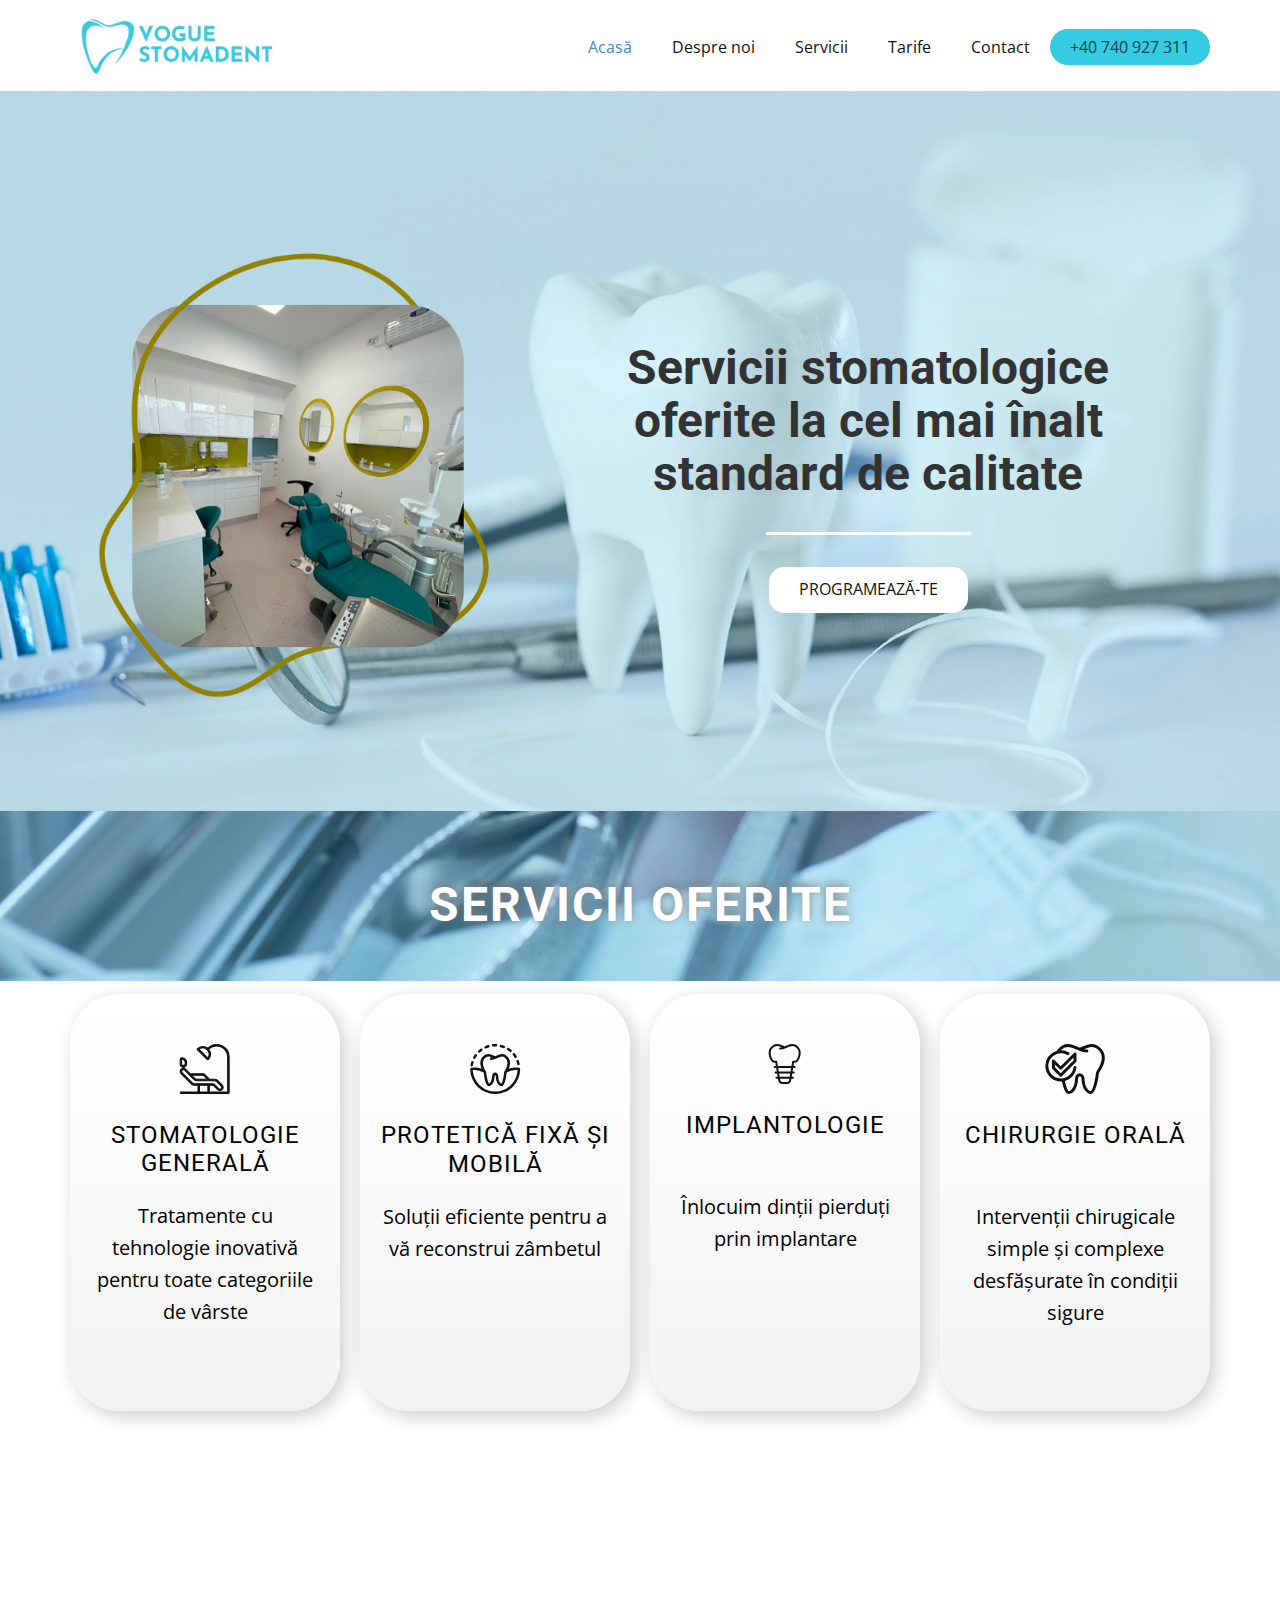
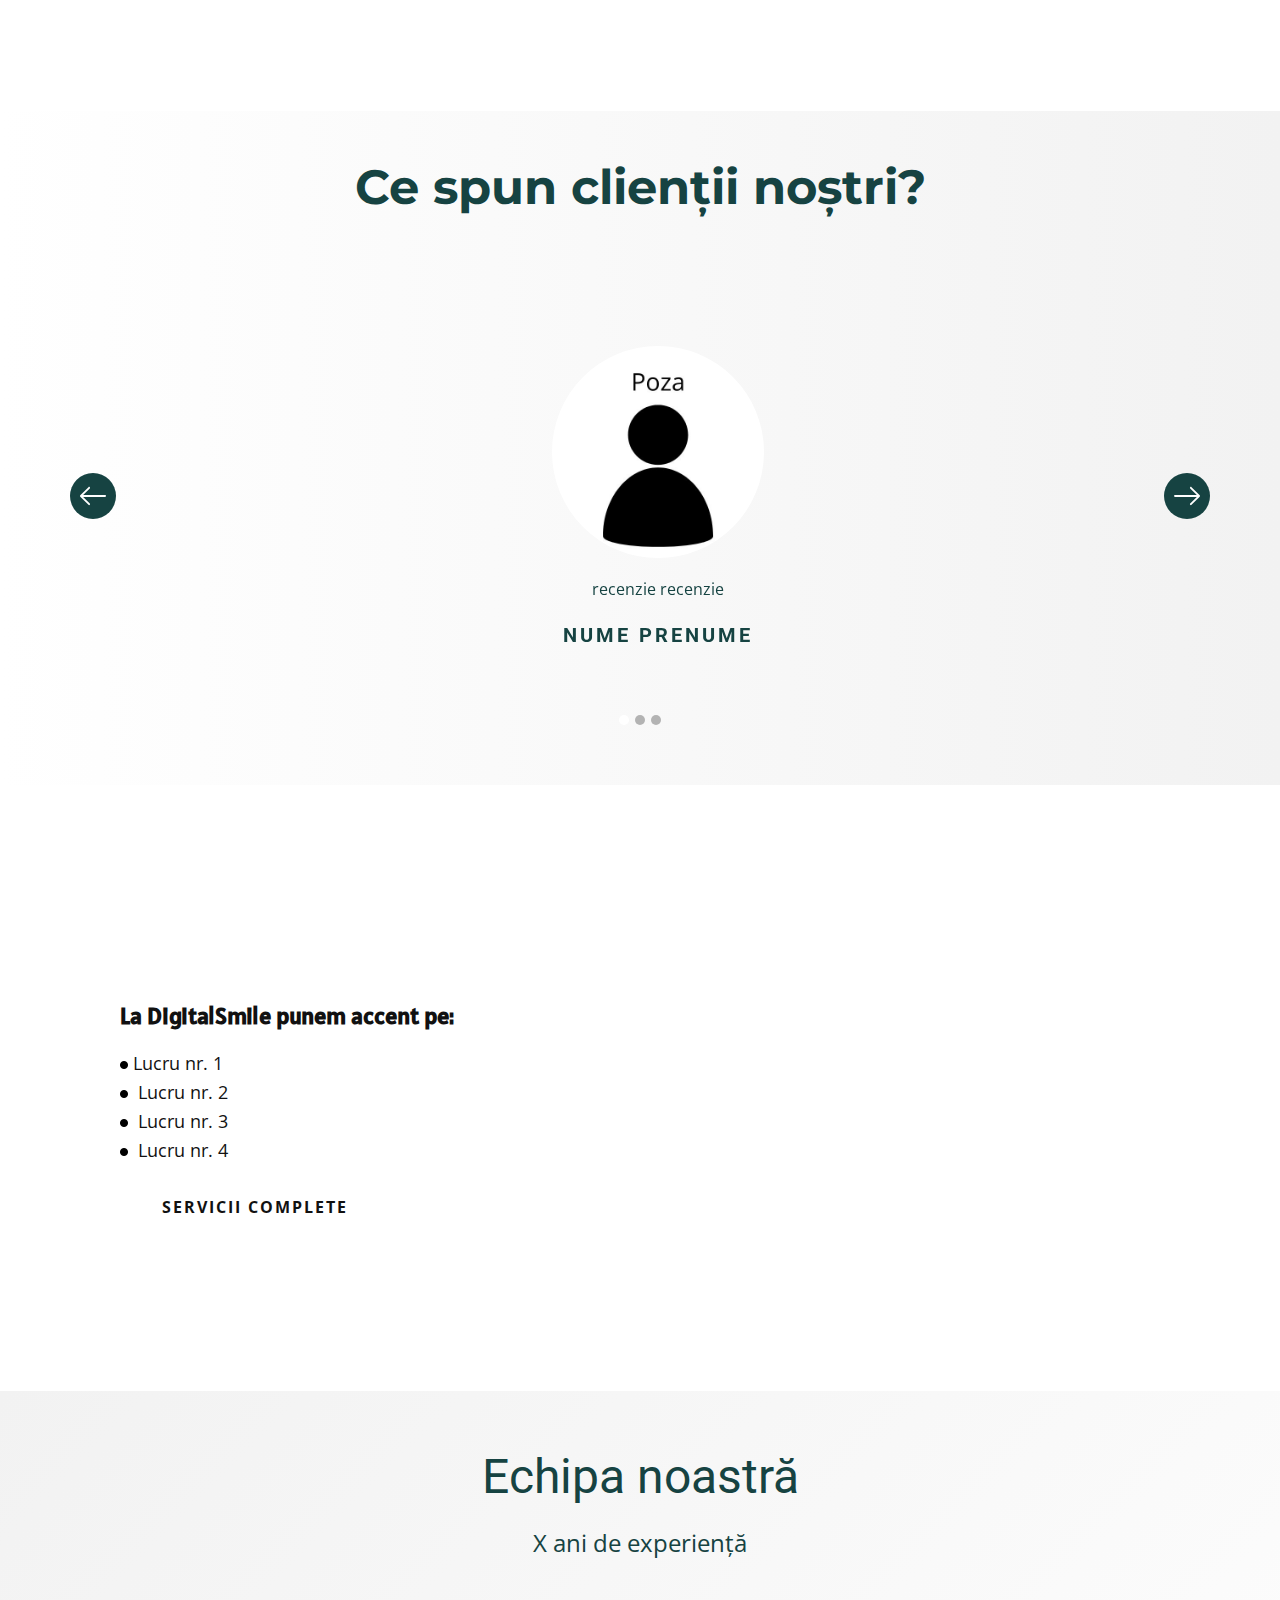
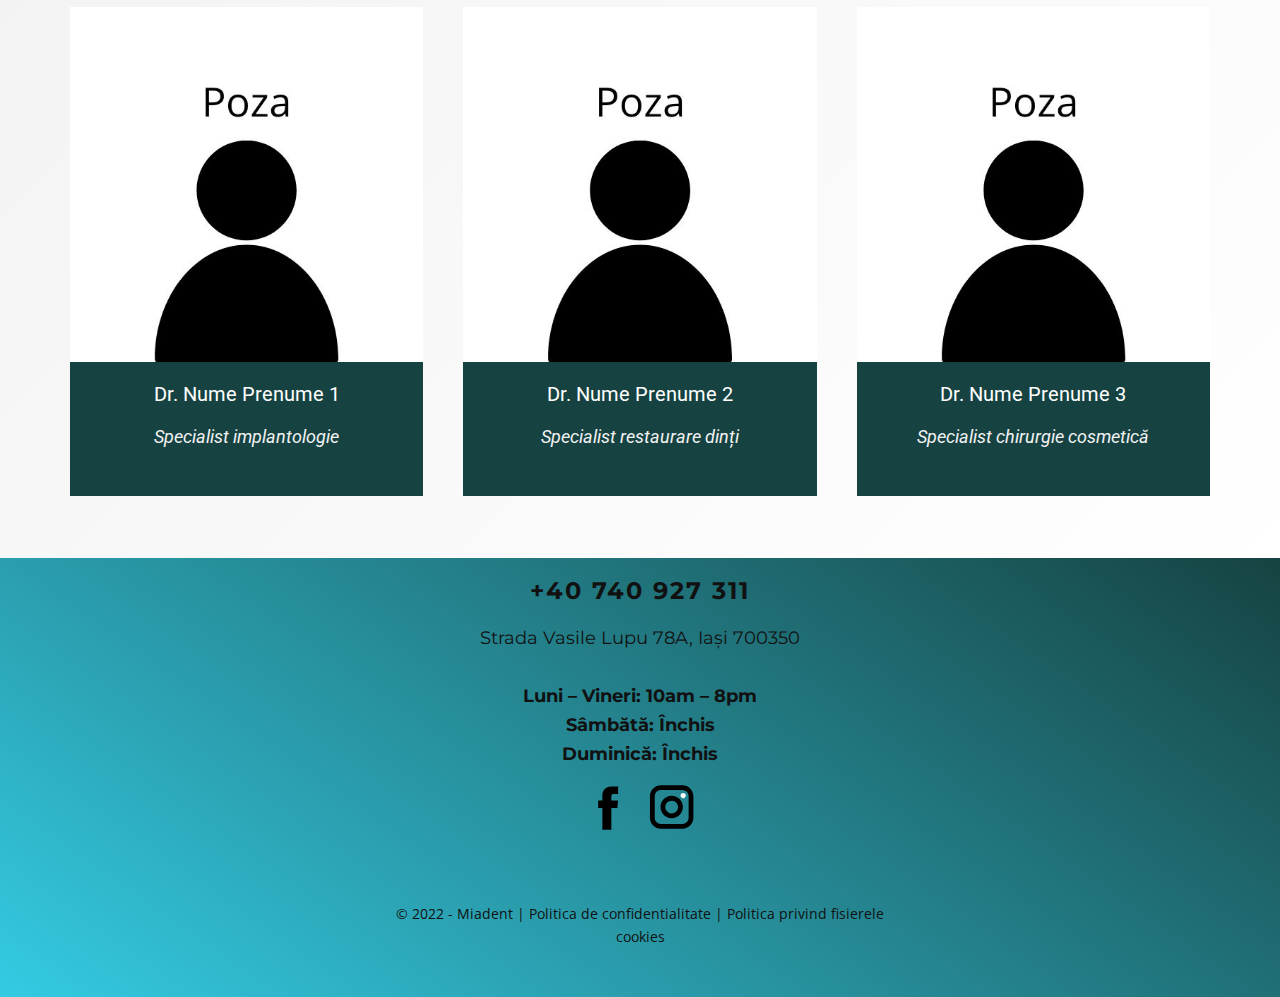
<file: index.html>
<!DOCTYPE html>
<html style="font-size: 16px;" lang="en"><head>
    <meta name="viewport" content="width=device-width, initial-scale=1.0">
    <meta charset="utf-8">
    <meta name="keywords" content="Servicii stomatologice, Servicii oferite, Ce spun clienții noștri?, La Miadent punem accent pe:, Echipa noastră">
    <meta name="description" content="">
    <title>Acasă</title>
    <link rel="stylesheet" href="nicepage.css" media="screen">
<link rel="stylesheet" href="Acasă.css" media="screen">
    <script class="u-script" type="text/javascript" src="jquery.js" "="" defer=""></script>
    <script class="u-script" type="text/javascript" src="nicepage.js" "="" defer=""></script>
    <meta name="generator" content="Nicepage 4.15.11, ">
    <link id="u-theme-google-font" rel="stylesheet" href="https://fonts.googleapis.com/css?family=Roboto:100,100i,300,300i,400,400i,500,500i,700,700i,900,900i|Open+Sans:300,300i,400,400i,500,500i,600,600i,700,700i,800,800i">
    <link id="u-page-google-font" rel="stylesheet" href="https://fonts.googleapis.com/css?family=Montserrat:100,100i,200,200i,300,300i,400,400i,500,500i,600,600i,700,700i,800,800i,900,900i|Alatsi:400">
    
    
    
    
    
    
    <script type="application/ld+json">{
		"@context": "http://schema.org",
		"@type": "Organization",
		"name": "Mostra",
		"logo": "images/logo.jpg"
}</script>
    <meta name="theme-color" content="#478ac9">
    <meta property="og:title" content="Acasă">
    <meta property="og:description" content="">
    <meta property="og:type" content="website">
  </head>
  <body data-home-page="Acasă.html" data-home-page-title="Acasă" class="u-body u-xl-mode" data-lang="en"><header class="u-clearfix u-header u-header" id="sec-89c4"><div class="u-clearfix u-sheet u-sheet-1">
        <a href="" class="u-image u-logo u-image-1" data-image-width="500" data-image-height="150">
          <img src="images/logo.jpg" class="u-logo-image u-logo-image-1">
        </a>
        <nav class="u-menu u-menu-one-level u-offcanvas u-menu-1">
          <div class="menu-collapse" style="font-size: 1rem; letter-spacing: 0px;">
            <a class="u-button-style u-custom-left-right-menu-spacing u-custom-padding-bottom u-custom-top-bottom-menu-spacing u-nav-link u-text-active-palette-1-base u-text-hover-palette-2-base" href="#">
              <svg class="u-svg-link" viewBox="0 0 24 24"><use xmlns:xlink="http://www.w3.org/1999/xlink" xlink:href="#menu-hamburger"></use></svg>
              <svg class="u-svg-content" version="1.1" id="menu-hamburger" viewBox="0 0 16 16" x="0px" y="0px" xmlns:xlink="http://www.w3.org/1999/xlink" xmlns="http://www.w3.org/2000/svg"><g><rect y="1" width="16" height="2"></rect><rect y="7" width="16" height="2"></rect><rect y="13" width="16" height="2"></rect>
</g></svg>
            </a>
          </div>
          <div class="u-custom-menu u-nav-container">
            <ul class="u-nav u-unstyled u-nav-1"><li class="u-nav-item"><a class="u-button-style u-nav-link u-text-active-palette-1-base u-text-hover-palette-2-base" href="Acasă.html" style="padding: 10px 20px;">Acasă</a>
</li><li class="u-nav-item"><a class="u-button-style u-nav-link u-text-active-palette-1-base u-text-hover-palette-2-base" href="Despre-noi.html" style="padding: 10px 20px;">Despre noi</a>
</li><li class="u-nav-item"><a class="u-button-style u-nav-link u-text-active-palette-1-base u-text-hover-palette-2-base" href="Servicii.html" style="padding: 10px 20px;">Servicii</a>
</li><li class="u-nav-item"><a class="u-button-style u-nav-link u-text-active-palette-1-base u-text-hover-palette-2-base" href="Tarife.html" style="padding: 10px 20px;">Tarife</a>
</li><li class="u-nav-item"><a class="u-button-style u-nav-link u-text-active-palette-1-base u-text-hover-palette-2-base" href="Contact.html" style="padding: 10px 20px;">Contact</a>
</li><li class="u-nav-item"><a class="u-button-style u-nav-link u-text-active-palette-1-base u-text-hover-palette-2-base" href="tel:+40740927311" style="padding: 10px 20px;" id="meniu-buton">+40 740 927 311</a>
</li></ul>
          </div>
          <div class="u-custom-menu u-nav-container-collapse">
            <div class="u-container-style u-custom-color-2 u-inner-container-layout u-opacity u-opacity-95 u-sidenav">
              <div class="u-inner-container-layout u-sidenav-overflow">
                <div class="u-menu-close"></div>
                <ul class="u-align-center u-nav u-popupmenu-items u-text-active-custom-color-1 u-unstyled u-nav-2"><li class="u-nav-item"><a class="u-button-style u-nav-link" href="Acasă.html">Acasă</a>
</li><li class="u-nav-item"><a class="u-button-style u-nav-link" href="Despre-noi.html">Despre noi</a>
</li><li class="u-nav-item"><a class="u-button-style u-nav-link" href="Servicii.html">Servicii</a>
</li><li class="u-nav-item"><a class="u-button-style u-nav-link" href="Tarife.html">Tarife</a>
</li><li class="u-nav-item"><a class="u-button-style u-nav-link" href="Contact.html">Contact</a>
</li><li class="u-nav-item"><a class="u-button-style u-nav-link" href="tel:+40740927311" id="meniu-buton">+40 740 927 311</a>
</li></ul>
              </div>
            </div>
            <div class="u-black u-menu-overlay u-opacity u-opacity-70"></div>
          </div>
        </nav>
      </div></header>
    <section class="skrollable u-clearfix u-image u-parallax u-section-1" id="carousel_e5cb" data-image-width="1920" data-image-height="1080">
      <div class="u-clearfix u-sheet u-sheet-1">
        <div class="u-clearfix u-expanded-width u-gutter-0 u-layout-wrap u-layout-wrap-1">
          <div class="u-gutter-0 u-layout">
            <div class="u-layout-row">
              <div class="u-container-style u-image u-image-contain u-layout-cell u-radius-15 u-right-cell u-size-24 u-image-1" data-image-width="600" data-image-height="600">
                <div class="u-container-layout u-container-layout-1"></div>
              </div>
              <div class="u-align-center u-container-style u-layout-cell u-left-cell u-size-36 u-layout-cell-2">
                <div class="u-container-layout u-container-layout-2">
                  <h1 class="u-custom-font u-heading-font u-text u-text-grey-80 u-text-1">Servicii stomatologice oferite la cel mai înalt standard de calitate</h1>
                  <div class="u-border-3 u-border-white u-line u-line-horizontal u-line-1"></div>
                  <a href="" class="u-border-none u-btn u-btn-round u-button-style u-gradient u-none u-radius-15 u-text-body-color u-btn-1">Programează-te</a>
                </div>
              </div>
            </div>
          </div>
        </div>
      </div>
    </section>
    <section class="u-align-center u-clearfix u-image u-parallax u-section-2" id="carousel_24f5" data-image-width="1920" data-image-height="1080">
      <div class="u-clearfix u-sheet u-sheet-1">
        <h2 class="u-text u-text-body-alt-color u-text-default u-text-1">Servicii oferite</h2>
        <div class="u-expanded-width u-list u-list-1">
          <div class="u-repeater u-repeater-1">
            <div class="u-align-center u-container-style u-gradient u-hover-feature u-list-item u-radius-50 u-repeater-item u-shape-round u-list-item-1" >
              <div class="u-container-layout u-similar-container u-valign-top u-container-layout-1" >
                <h4 class="iconita-servicii u-hover-feature u-text u-text-2" style="padding: 20px 0px;">
                  <svg class="u-hover-feature u-text u-text-2" xmlns="http://www.w3.org/2000/svg" xmlns:xlink="http://www.w3.org/1999/xlink" width="65.335" height="50" viewBox="0 0 65.335 65.333"><defs><style>.a{fill:url(#a);}</style><linearGradient id="a" x1="0.5" x2="0.5" y2="1" gradientUnits="objectBoundingBox"><stop offset="0" stop-color="#111111"></stop><stop offset="1" stop-color="#111111"></stop></linearGradient></defs><g transform="translate(-46.475 -409.202)"><path class="a" d="M94.491,409.7a16.518,16.518,0,0,0-11.555,4.816,10.03,10.03,0,0,0-13.382.708.969.969,0,0,0,0,1.371l12.8,12.8a.97.97,0,0,0,1.372,0,10.04,10.04,0,0,0,.577-13.534,14.365,14.365,0,0,1,10.188-4.22,14.562,14.562,0,0,1,14.546,14.544v45.577H85.117v-8.756h3.827a3.561,3.561,0,0,1,2.5,1.035l4.565,4.565a4.1,4.1,0,0,0,2.923,1.22,4.261,4.261,0,0,0,.684-.056,4.11,4.11,0,0,0,3.051-2.244,4.342,4.342,0,0,0-1.116-5.133l-5.731-5.732a5.443,5.443,0,0,0-3.872-1.6H85.276a1.09,1.09,0,0,0-.064-.1l-6.844-6.843a.967.967,0,0,0-.685-.284H59.957l-5.887-5.884a4.083,4.083,0,0,0-1.868-1.061v-2.161A3.549,3.549,0,0,0,55.49,435.2v-2.048a6.149,6.149,0,0,0-6.141-6.14,2.374,2.374,0,0,0-2.372,2.372v6.461a2.912,2.912,0,0,0,2.908,2.909h.377v2.091a4.1,4.1,0,0,0-2.848,2.185h0a4.149,4.149,0,0,0,.78,4.8L61.771,461.4a5.439,5.439,0,0,0,3.872,1.6h4.605v8.756h-22.3a.969.969,0,1,0,0,1.939h62.061a.969.969,0,0,0,.969-.968V426.186A16.5,16.5,0,0,0,94.491,409.7ZM84.709,422.31A8.023,8.023,0,0,1,83,427.3L71.653,415.953a8.068,8.068,0,0,1,13.056,6.357Zm-7.427,27.466,5.283,5.283H68.646a3.565,3.565,0,0,1-2.5-1.036L61.9,449.776Zm-28.367-13.93v-6.461a.434.434,0,0,1,.433-.433,4.206,4.206,0,0,1,4.2,4.2V435.2a1.618,1.618,0,0,1-1.616,1.616H49.885A.971.971,0,0,1,48.915,435.846Zm34.262,35.917H72.188v-8.756h10.99Zm-11.959-10.7H65.643a3.511,3.511,0,0,1-2.5-1.036L49.565,446.459a2.217,2.217,0,0,1,3.135-3.136l12.076,12.072a5.513,5.513,0,0,0,3.871,1.6h23.3a3.515,3.515,0,0,1,2.5,1.035l5.729,5.731a2.441,2.441,0,0,1,.753,2.9,2.218,2.218,0,0,1-3.551.576l-4.565-4.565a5.513,5.513,0,0,0-3.872-1.6H71.218Z" transform="translate(0.167 0.167)"></path><path class="a" d="M110.174,474.535H48.113a1.636,1.636,0,1,1,0-3.272H69.749V463.84H65.81a6.1,6.1,0,0,1-4.344-1.8L47.889,448.467a4.813,4.813,0,0,1-.9-5.564,4.764,4.764,0,0,1,2.777-2.4v-.928a3.579,3.579,0,0,1-3.285-3.563v-6.463a3.042,3.042,0,0,1,3.039-3.039,6.816,6.816,0,0,1,6.808,6.807v2.048a4.23,4.23,0,0,1-3.288,4.1v1.105a4.666,4.666,0,0,1,1.673,1.075l5.691,5.689h17.45a1.631,1.631,0,0,1,1.157.477l6.744,6.745h6.364a6.106,6.106,0,0,1,4.344,1.8l5.729,5.732a4.98,4.98,0,0,1,1.241,5.9,4.824,4.824,0,0,1-7.725,1.252L91.14,464.68a2.887,2.887,0,0,0-2.029-.84h-3.16v7.423h22.586v-44.91a13.894,13.894,0,0,0-13.879-13.878,13.688,13.688,0,0,0-9.288,3.616,10.707,10.707,0,0,1-1.007,13.942,1.67,1.67,0,0,1-2.315,0l-12.8-12.8a1.638,1.638,0,0,1,0-2.315,10.655,10.655,0,0,1,13.806-1.113,17.085,17.085,0,0,1,28.754,12.546V472.9A1.638,1.638,0,0,1,110.174,474.535ZM48.113,472.6a.3.3,0,1,0,0,.605h62.061a.3.3,0,0,0,.3-.3V426.353A15.756,15.756,0,0,0,83.57,415.159l-.424.417-.463-.375a9.329,9.329,0,0,0-12.491.661.3.3,0,0,0,0,.429l12.8,12.8a.262.262,0,0,0,.428,0,9.371,9.371,0,0,0,.539-12.632l-.395-.469.435-.433a15.028,15.028,0,0,1,10.659-4.415,15.229,15.229,0,0,1,15.212,15.211V472.6H84.617v-10.09h4.493a4.231,4.231,0,0,1,2.972,1.231l4.565,4.564a3.487,3.487,0,0,0,5.588-.905,3.706,3.706,0,0,0-.991-4.365L95.516,457.3a4.787,4.787,0,0,0-3.4-1.407H85.123l-.288-.383-6.771-6.752a.3.3,0,0,0-.215-.088h-18l-6.081-6.08A3.425,3.425,0,0,0,52.2,441.7l-.5-.131v-3.293l.616-.047a2.893,2.893,0,0,0,2.672-2.863V433.32a5.48,5.48,0,0,0-5.475-5.473,1.707,1.707,0,0,0-1.705,1.705v6.463a2.244,2.244,0,0,0,2.241,2.241H51.1v3.3l-.527.113a3.417,3.417,0,0,0-2.392,1.831,3.488,3.488,0,0,0,.655,4.027L62.41,461.1a4.769,4.769,0,0,0,3.4,1.409h5.272V472.6Zm35.9,0H71.688v-10.09H84.01Zm-10.99-1.333h9.656V463.84H73.021Zm26.084-2.543a2.853,2.853,0,0,1-2.029-.847l-4.565-4.565a4.837,4.837,0,0,0-3.4-1.408H65.81a4.182,4.182,0,0,1-2.972-1.231L49.259,447.1a2.883,2.883,0,0,1,1.577-4.884,2.842,2.842,0,0,1,2.5.805l12.076,12.072a4.841,4.841,0,0,0,3.4,1.409h23.3a4.176,4.176,0,0,1,2.972,1.231l5.731,5.731a3.093,3.093,0,0,1,.877,3.665,2.855,2.855,0,0,1-2.117,1.556A2.986,2.986,0,0,1,99.105,468.72ZM51.3,443.508a1.631,1.631,0,0,0-.253.02,1.55,1.55,0,0,0-.848,2.625l13.579,13.574a2.852,2.852,0,0,0,2.029.84h23.3a6.184,6.184,0,0,1,4.343,1.8l4.565,4.565a1.55,1.55,0,0,0,2.484-.4,1.861,1.861,0,0,0-.628-2.125l-5.729-5.731a2.852,2.852,0,0,0-2.031-.84h-23.3a6.18,6.18,0,0,1-4.343-1.8L52.4,443.961A1.538,1.538,0,0,0,51.3,443.508Zm33.038,12.384H68.813a4.227,4.227,0,0,1-2.971-1.231l-5.389-5.385H77.725Zm-20.667-5.283,3.111,3.109a2.89,2.89,0,0,0,2.028.84h12.31l-3.949-3.949ZM52.1,437.651H50.051a1.638,1.638,0,0,1-1.636-1.636v-6.463a1.1,1.1,0,0,1,1.1-1.1,4.873,4.873,0,0,1,4.868,4.868v2.048A2.284,2.284,0,0,1,52.1,437.651Zm-2.352-7.857v6.221a.3.3,0,0,0,.3.3H52.1a.95.95,0,0,0,.949-.949V433.32A3.538,3.538,0,0,0,49.749,429.793Zm33.477-1.327-12.41-12.407.592-.465a8.736,8.736,0,0,1,14.135,6.883,8.647,8.647,0,0,1-1.853,5.4ZM72.85,416.206l10.228,10.228A7.416,7.416,0,0,0,72.85,416.206Z" transform="translate(0 0)"></path></g></svg>
                
                </h4>
                <h4 class="u-hover-feature u-text u-text-2" style="color: black!important;"> Stomatologie generală</h4>
                <p class="u-hover-feature u-text u-text-3" style="color: black!important;">Tratamente cu tehnologie inovativă pentru toate categoriile de vârste</p>
              </div>
            </div>
            <div class="u-align-center u-container-style u-gradient u-hover-feature u-list-item u-radius-50 u-repeater-item u-shape-round u-video-cover u-list-item-2">
              <div class="u-container-layout u-similar-container u-valign-top u-container-layout-2">
                <div class="iconita-servicii" style="padding: 20px 0px;">
                  <svg xmlns="http://www.w3.org/2000/svg" xmlns:xlink="http://www.w3.org/1999/xlink" width="62.38" height="50" viewBox="0 0 62.38 62.377"><defs><style>.a{fill:url(#a);}</style><linearGradient id="a" x1="0.5" x2="0.5" y2="1" gradientUnits="objectBoundingBox"><stop offset="0" stop-color="#111111"></stop><stop offset="1" stop-color="#111111"></stop></linearGradient></defs><g transform="translate(-316.305 -317.706)"><path class="a" d="M377.456,344.718h-.005a25.224,25.224,0,0,0-13.1,1.234c1.766-4.169,2.783-9.554-.536-14.027-5.16-6.948-10.588-4.34-14.961-2.237-.451.215-.9.433-1.36.643-.46-.211-.914-.43-1.368-.648-4.363-2.1-9.791-4.708-14.951,2.243-3.32,4.474-2.3,9.864-.532,14.037a25.089,25.089,0,0,0-13.109-1.244,1.572,1.572,0,0,0-1.23,1.526,31.19,31.19,0,1,0,62.38,0A1.573,1.573,0,0,0,377.456,344.718Zm-35.073-12.936a1.563,1.563,0,0,0,0,3.125c2.817,0,5.365-1.223,7.834-2.411,4.5-2.16,7.47-3.582,11.087,1.29,3.988,5.372-.983,13.46-2.02,15.028a3.986,3.986,0,0,0-.626,1.729c-1.105,9.531-2.858,13.548-3.368,13.89-.816,0-3.759-2.275-3.953-9.493a4.552,4.552,0,0,0-2.485-4.089,2.833,2.833,0,0,0-2.715,0,4.547,4.547,0,0,0-2.484,4.078c-.191,7.228-3.137,9.5-3.833,9.53-.63-.369-2.383-4.386-3.487-13.916a3.987,3.987,0,0,0-.628-1.73c-1.038-1.566-6.011-9.648-2.02-15.027,1.658-2.232,3.3-3.27,5.161-3.27a10.8,10.8,0,0,1,4.312,1.222A7.049,7.049,0,0,1,342.384,331.782ZM333.228,350.9c1.318,11.363,3.375,16.655,6.474,16.655,2.606,0,6.831-3.4,7.077-12.594a1.413,1.413,0,0,1,.718-1.287,1.452,1.452,0,0,1,.717,1.342c.246,9.134,4.471,12.538,7.077,12.538,3.1,0,5.157-5.292,6.475-16.657a.631.631,0,0,1,.036-.153,21.45,21.45,0,0,1,13.727-3.155,28.065,28.065,0,0,1-56.065,0,21.455,21.455,0,0,1,13.727,3.153A.7.7,0,0,1,333.228,350.9Z" transform="translate(0 2.649)"></path><path class="a" d="M325.334,327.517a1.557,1.557,0,0,0,1.062-.416,28.3,28.3,0,0,1,2.693-2.2,1.562,1.562,0,0,0-1.826-2.536,31.469,31.469,0,0,0-2.988,2.443,1.563,1.563,0,0,0,1.059,2.709Z" transform="translate(2.039 1.192)"></path><path class="a" d="M331.731,323.083a1.575,1.575,0,0,0,.631-.134,28.15,28.15,0,0,1,3.258-1.207,1.561,1.561,0,0,0,1.046-1.945,1.566,1.566,0,0,0-1.947-1.046,31.58,31.58,0,0,0-3.624,1.341,1.563,1.563,0,0,0,.635,2.992Z" transform="translate(3.785 0.267)"></path><path class="a" d="M361.654,335.41a27.921,27.921,0,0,1,.933,3.347,1.562,1.562,0,1,0,3.057-.648,31.291,31.291,0,0,0-1.039-3.725,1.559,1.559,0,0,0-.8-.894,1.536,1.536,0,0,0-1.19-.07,1.561,1.561,0,0,0-.962,1.99Z" transform="translate(12.359 4.267)"></path><path class="a" d="M317.92,341.068a1.573,1.573,0,0,0,1.8-1.291,27.922,27.922,0,0,1,.771-3.388,1.561,1.561,0,0,0-1.055-1.939,1.56,1.56,0,0,0-1.94,1.057,31.01,31.01,0,0,0-.859,3.767A1.564,1.564,0,0,0,317.92,341.068Z" transform="translate(0.083 4.554)"></path><path class="a" d="M319.9,333.555h0a1.565,1.565,0,0,0,2.113-.635,27.891,27.891,0,0,1,1.836-2.953,1.562,1.562,0,0,0-2.545-1.812,31.063,31.063,0,0,0-2.042,3.282,1.565,1.565,0,0,0,.634,2.117Z" transform="translate(0.757 2.674)"></path><path class="a" d="M360.2,332.005a1.563,1.563,0,1,0,2.676-1.614,31.78,31.78,0,0,0-2.192-3.176,1.554,1.554,0,0,0-1.048-.588,1.52,1.52,0,0,0-1.146.323,1.566,1.566,0,0,0-.265,2.2A28.319,28.319,0,0,1,360.2,332.005Z" transform="translate(11.356 2.433)"></path><path class="a" d="M346.4,321.471a27.423,27.423,0,0,1,3.316,1.05,1.565,1.565,0,0,0,2.022-.895,1.562,1.562,0,0,0-.029-1.2,1.542,1.542,0,0,0-.864-.824,30.594,30.594,0,0,0-3.687-1.169,1.563,1.563,0,0,0-.757,3.032Z" transform="translate(7.895 0.187)"></path><path class="a" d="M339.146,320.936l.134-.006a29.872,29.872,0,0,1,3.454-.083,1.489,1.489,0,0,0,1.124-.374,1.594,1.594,0,0,0,.521-1.127,1.559,1.559,0,0,0-1.5-1.619,32.75,32.75,0,0,0-3.861.09,1.562,1.562,0,0,0,.132,3.119Z" transform="translate(5.811)"></path><path class="a" d="M352.95,324.319h0a28.28,28.28,0,0,1,2.793,2.07,1.563,1.563,0,0,0,2.2-.186,1.568,1.568,0,0,0-.191-2.2,31.953,31.953,0,0,0-3.1-2.3,1.562,1.562,0,0,0-1.7,2.619Z" transform="translate(9.813 1.022)"></path></g></svg>
                </div>
                <h4 class="u-hover-feature u-text u-text-4" style="color: black!important;">protetică fixă și mobilă</h4>
                <p class="u-hover-feature u-text u-text-5" style="color: black!important;">Soluții eficiente pentru a vă reconstrui zâmbetul</p>
              </div>
            </div>
            <div class="u-align-center u-container-style u-gradient u-hover-feature u-list-item u-radius-50 u-repeater-item u-shape-round u-video-cover u-list-item-3">
              <div class="u-container-layout u-similar-container u-valign-top u-container-layout-3">
                <div class="iconita-servicii" style="padding: 20px 0px;">                  
                  <svg xmlns="http://www.w3.org/2000/svg" xmlns:xlink="http://www.w3.org/1999/xlink" width="51.348" height="40" viewBox="0 0 51.348 63.987"><defs><style>.a{fill:url(#a);}</style><linearGradient id="a" x1="0.5" x2="0.5" y2="1" gradientUnits="objectBoundingBox"><stop offset="0" stop-color="#111111"></stop><stop offset="1" stop-color="#111111"></stop></linearGradient></defs><path class="a" d="M99.676,233.193c-7.013-8.626-14.132-5.506-20.455-2.733-.738.323-1.481.649-2.228.957-.75-.31-1.5-.639-2.278-.98-6.276-2.752-13.391-5.871-20.4,2.756-5.83,7.168-1.842,16.376,1.054,21.226a6.7,6.7,0,0,0,5.726,3.243h.976l.87,5.263h-1.91a1.6,1.6,0,0,0,0,3.205h2.441l.87,5.261h-1.91a1.6,1.6,0,0,0,0,3.205h2.44l.871,5.264H63.83a1.6,1.6,0,0,0,0,3.205h2.441l.477,2.888a6.647,6.647,0,0,0,6.579,5.579h7.334a6.649,6.649,0,0,0,6.578-5.579l.478-2.888h2.44a1.6,1.6,0,0,0,0-3.205h-1.91l.871-5.264h2.439a1.6,1.6,0,0,0,0-3.205H89.649l.87-5.261h2.44a1.6,1.6,0,0,0,0-3.205H91.05l.87-5.263H92.9a6.7,6.7,0,0,0,5.725-3.245C101.518,249.569,105.5,240.364,99.676,233.193Zm-15.6,52.238a3.452,3.452,0,0,1-3.416,2.9H73.327a3.452,3.452,0,0,1-3.417-2.9l-.392-2.364h14.95ZM85,279.863H68.989l-.871-5.264H85.869Zm1.4-8.469H67.588l-.871-5.261H87.27Zm9.47-18.619a3.479,3.479,0,0,1-2.974,1.684H90.561a1.6,1.6,0,0,0-1.582,1.341L87.8,262.926H66.187l-1.18-7.125a1.6,1.6,0,0,0-1.581-1.343H61.092a3.477,3.477,0,0,1-2.973-1.682c-2.467-4.13-5.918-11.9-1.319-17.561,2.477-3.047,4.982-4.466,7.884-4.466,2.453,0,5.024,1.007,7.731,2.183a12.887,12.887,0,0,1-2.7.306,1.6,1.6,0,1,0,0,3.205,21.6,21.6,0,0,0,7.892-1.814c.991-.4,1.97-.826,2.94-1.251,6.235-2.735,11.162-4.9,16.636,1.838C101.785,240.869,98.334,248.643,95.87,252.775Z" transform="translate(-51.319 -227.548)"></path></svg>
                </div>
                <h4 class="u-hover-feature u-text u-text-6" style="color: black!important;">implantologie<br>
                  <br>
                </h4>
                <p class="u-hover-feature u-text u-text-7" style="color: black!important;">Înlocuim dinții pierduți prin implantare</p>
              </div>
            </div>
            <div class="u-align-center u-container-style u-gradient u-hover-feature u-list-item u-radius-50 u-repeater-item u-shape-round u-video-cover u-list-item-4">
              <div class="u-container-layout u-similar-container u-valign-top u-container-layout-4">
                <div class="iconita-servicii" style="padding: 20px 0px;">
                  <svg xmlns="http://www.w3.org/2000/svg" xmlns:xlink="http://www.w3.org/1999/xlink" width="76.182" height="50" viewBox="0 0 76.182 64.079"><defs><style>.a{fill:url(#a);}</style><linearGradient id="a" x1="0.5" x2="0.5" y2="1" gradientUnits="objectBoundingBox"><stop offset="0" stop-color="#111111"></stop><stop offset="1" stop-color="#111111"></stop></linearGradient></defs><path class="a" d="M388.738,420.131c-8.733-10.746-17.611-6.853-25.45-3.417-.955.418-1.914.841-2.878,1.241-.951-.393-1.9-.81-2.882-1.241-7.831-3.436-16.708-7.335-25.453,3.417a16.287,16.287,0,0,0-1.255,1.8,19.978,19.978,0,0,0,5.474,39.195q.641,0,1.272-.04c2.26,10.827,5.189,16.092,8.949,16.092,3.639,0,11.3-4.835,11.738-19.861a2.99,2.99,0,0,1,1.915-2.75.561.561,0,0,1,.483,0,3.026,3.026,0,0,1,1.915,2.828c.438,14.95,8.1,19.786,11.735,19.786,6.024,0,9.126-14.423,10.665-26.523a1.76,1.76,0,0,1,.325-.826C388.345,445.623,397.612,431.045,388.738,420.131Zm-42.223,53.232c-.983,0-3.142-3.451-5.154-12.9a19.907,19.907,0,0,0,14.814-17.226,1.907,1.907,0,0,0-3.793-.395,16.174,16.174,0,1,1-8.083-15.764,1.912,1.912,0,0,0,2.6-.714,1.907,1.907,0,0,0-.71-2.6,19.993,19.993,0,0,0-9.892-2.617h-.036c6.427-6.772,12.355-4.176,19.794-.916,1.191.522,2.393,1.049,3.688,1.569a26.836,26.836,0,0,0,9.779,2.239,1.907,1.907,0,1,0,0-3.814,16.522,16.522,0,0,1-3.7-.454c7.383-3.22,13.348-5.362,19.957,2.767,7.343,9.033-1.692,22.453-3.576,25.05l0,0a5.661,5.661,0,0,0-1.021,2.584c-1.925,15.133-5.231,23.191-6.879,23.191-1.99,0-7.565-3.814-7.923-16.075a6.707,6.707,0,0,0-4.031-6.139,4.39,4.39,0,0,0-3.876,0,6.7,6.7,0,0,0-4.034,6.119C354.082,469.549,348.507,473.363,346.515,473.363Z" transform="translate(-316.305 -413.101)"></path><path class="a" d="M353.178,422.023a1.907,1.907,0,0,0-3.257-1.348l-16.915,16.916-8.03-8.027a1.907,1.907,0,0,0-3.255,1.35v9.019a1.9,1.9,0,0,0,.558,1.348l9.378,9.376a1.909,1.909,0,0,0,2.7,0l18.264-18.264a1.9,1.9,0,0,0,.56-1.349Zm-3.815,4.6v3.625L333.006,446.61l-7.47-7.467v-3.626l6.119,6.118a1.893,1.893,0,0,0,1.349.56h0a1.893,1.893,0,0,0,1.348-.558Z" transform="translate(-313.301 -409.211)"></path></svg>
                </div>
                <h4 class="u-hover-feature u-text u-text-8" style="color: black!important;">chirurgie orală<br>
                  <br>
                </h4>
                <p class="u-hover-feature u-text u-text-9"style="color: black!important;">Intervenții chirugicale simple și complexe desfășurate în condiții sigure</p>
              </div>
            </div>
          </div>
        </div>
      </div>
      
      
      
      
      
      
      
      
      
      
      
      
      
      
      
      
      
      
    </section>
    <section class="u-align-left u-clearfix u-gradient u-section-3" id="carousel_ed8c">
      <div class="u-clearfix u-sheet u-sheet-1">
        <h2 class="u-align-center u-custom-font u-font-montserrat u-text u-text-custom-color-2 u-text-default u-text-1">Ce spun clienții noștri?</h2>
        <div id="carousel-3274" data-interval="5000" data-u-ride="carousel" class="u-carousel u-expanded-width u-slider u-slider-1">
          <ol class="u-absolute-hcenter u-carousel-indicators u-carousel-indicators-1">
            <li data-u-target="#carousel-3274" class="u-active u-active-white u-grey-30 u-hover-white u-shape-circle" data-u-slide-to="0" style="width: 10px; height: 10px;"></li>
            <li data-u-target="#carousel-3274" class="u-active-white u-grey-30 u-hover-white u-shape-circle" data-u-slide-to="1" style="width: 10px; height: 10px;"></li>
            <li data-u-target="#carousel-3274" class="u-active-white u-grey-30 u-hover-palette-3-base u-shape-circle" data-u-slide-to="2" style="width: 10px; height: 10px;"></li>
          </ol>
          <div class="u-carousel-inner" role="listbox">
            <div class="u-active u-align-center u-carousel-item u-container-style u-slide">
              <div class="u-container-layout u-valign-middle-lg u-valign-middle-md u-valign-middle-sm u-valign-middle-xl u-container-layout-1">
                <div class="u-image u-image-circle u-image-1" alt="" data-image-width="500" data-image-height="600"></div>
                <p class="u-text u-text-custom-color-2 u-text-2">recenzie recenzie</p>
                <h5 class="u-text u-text-custom-color-2 u-text-default u-text-3"> nume prenume</h5>
              </div>
            </div>
            <div class="u-align-center u-carousel-item u-container-style u-slide">
              <div class="u-container-layout u-container-layout-2">
                <div class="u-image u-image-circle u-image-2" alt="" data-image-width="500" data-image-height="600"></div>
                <p class="u-text u-text-custom-color-2 u-text-4">recenzie recenzie&nbsp;</p>
                <h5 class="u-text u-text-custom-color-2 u-text-default u-text-5">nume prenume</h5>
              </div>
            </div>
            <div class="u-align-center u-carousel-item u-container-style u-slide">
              <div class="u-container-layout u-valign-middle u-container-layout-3">
                <div class="u-image u-image-circle u-image-3" alt="" data-image-width="500" data-image-height="600"></div>
                <p class="u-text u-text-custom-color-2 u-text-6">Recenzie recenzie</p>
                <h5 class="u-text u-text-custom-color-2 u-text-default u-text-7"> nume prenume</h5>
              </div>
            </div>
          </div>
          <a class="u-absolute-vcenter u-carousel-control u-carousel-control-prev u-custom-color-2 u-hidden-xs u-hover-custom-color-3 u-icon-circle u-spacing-10 u-text-white u-carousel-control-1" href="#carousel-3274" role="button" data-u-slide="prev">
            <span aria-hidden="true">
              <svg viewBox="0 0 31.494 31.494"><path d="M10.273,5.009c0.444-0.444,1.143-0.444,1.587,0c0.429,0.429,0.429,1.143,0,1.571l-8.047,8.047h26.554
	c0.619,0,1.127,0.492,1.127,1.111c0,0.619-0.508,1.127-1.127,1.127H3.813l8.047,8.032c0.429,0.444,0.429,1.159,0,1.587
	c-0.444,0.444-1.143,0.444-1.587,0l-9.952-9.952c-0.429-0.429-0.429-1.143,0-1.571L10.273,5.009z"></path></svg>
            </span>
            <span class="sr-only">
              <svg viewBox="0 0 31.494 31.494"><path d="M10.273,5.009c0.444-0.444,1.143-0.444,1.587,0c0.429,0.429,0.429,1.143,0,1.571l-8.047,8.047h26.554
	c0.619,0,1.127,0.492,1.127,1.111c0,0.619-0.508,1.127-1.127,1.127H3.813l8.047,8.032c0.429,0.444,0.429,1.159,0,1.587
	c-0.444,0.444-1.143,0.444-1.587,0l-9.952-9.952c-0.429-0.429-0.429-1.143,0-1.571L10.273,5.009z"></path></svg>
            </span>
          </a>
          <a class="u-absolute-vcenter u-carousel-control u-carousel-control-next u-custom-color-2 u-hidden-xs u-hover-custom-color-3 u-icon-circle u-spacing-10 u-text-white u-carousel-control-2" href="#carousel-3274" role="button" data-u-slide="next">
            <span aria-hidden="true">
              <svg viewBox="0 0 31.49 31.49"><path d="M21.205,5.007c-0.429-0.444-1.143-0.444-1.587,0c-0.429,0.429-0.429,1.143,0,1.571l8.047,8.047H1.111
	C0.492,14.626,0,15.118,0,15.737c0,0.619,0.492,1.127,1.111,1.127h26.554l-8.047,8.032c-0.429,0.444-0.429,1.159,0,1.587
	c0.444,0.444,1.159,0.444,1.587,0l9.952-9.952c0.444-0.429,0.444-1.143,0-1.571L21.205,5.007z"></path></svg>
            </span>
            <span class="sr-only">
              <svg viewBox="0 0 31.49 31.49"><path d="M21.205,5.007c-0.429-0.444-1.143-0.444-1.587,0c-0.429,0.429-0.429,1.143,0,1.571l8.047,8.047H1.111
	C0.492,14.626,0,15.118,0,15.737c0,0.619,0.492,1.127,1.111,1.127h26.554l-8.047,8.032c-0.429,0.444-0.429,1.159,0,1.587
	c0.444,0.444,1.159,0.444,1.587,0l9.952-9.952c0.444-0.429,0.444-1.143,0-1.571L21.205,5.007z"></path></svg>
            </span>
          </a>
        </div>
      </div>
    </section>
    <section class="skrollable u-clearfix u-image u-parallax u-section-4" id="carousel_147b" data-image-width="1920" data-image-height="1080">
      <div class="u-clearfix u-sheet u-sheet-1">
        <div class="box-accent u-align-left-lg u-align-left-md u-align-left-sm u-align-left-xl u-container-style u-group u-opacity u-opacity-80 u-radius-15 u-shape-round u-white u-group-1">
          <div class="u-container-layout u-container-layout-1">
            <h1 class="u-align-center-xs u-custom-font u-text u-text-body-color u-text-1">La DigitalSmile punem accent pe:</h1>
            <p class="u-align-left-xs u-large-text u-text u-text-body-color u-text-variant u-text-2"><span class="u-file-icon u-icon u-icon-1"><img src="images/14.png" alt=""></span> Lucru nr. 1&nbsp;<br><span class="u-file-icon u-icon u-icon-2"><img src="images/14.png" alt=""></span> &nbsp;​Lucru nr. 2<br><span class="u-file-icon u-icon u-icon-3"><img src="images/14.png" alt=""></span> &nbsp;​Lucru nr. 3<br><span class="u-file-icon u-icon u-icon-4"><img src="images/14.png" alt=""></span> &nbsp;​​Lucru nr. 4<br>
            </p>
            <a href="" class="u-active-custom-color-2 u-border-none u-btn u-btn-round u-button-style u-hover-white u-radius-15 u-text-active-white u-text-body-color u-text-hover-custom-color-2 u-white u-btn-1">servicii complete</a>
          </div>
        </div>
      </div>
    </section>
    <section class="u-align-center u-clearfix u-custom-typography u-gradient u-section-5" id="carousel_49b7">
      <div class="u-clearfix u-sheet u-valign-top-lg u-valign-top-xl u-sheet-1">
        <h2 class="u-text u-text-custom-color-2 u-text-1">Echipa noastră</h2>
        <p class="u-text u-text-custom-color-2 u-text-2">X ani de experiență</p>
        <div class="u-expanded-width u-list u-list-1">
          <div class="u-repeater u-repeater-1">
            <div class="u-align-center u-container-style u-custom-color-2 u-list-item u-repeater-item u-list-item-1">
              <div class="u-container-layout u-similar-container u-valign-top u-container-layout-1">
                <img alt="" class="u-expanded-width u-image u-image-default u-image-1" src="images/Poza.jpg" data-image-width="500" data-image-height="600">
                <h5 class="u-text u-text-white u-text-3">Dr. Nume Prenume 1 </h5>
                <h6 class="u-text u-text-grey-5 u-text-4">Specialist implantologie</h6>
              </div>
            </div>
            <div class="u-align-center u-container-style u-custom-color-2 u-list-item u-repeater-item u-list-item-2">
              <div class="u-container-layout u-similar-container u-valign-top u-container-layout-2">
                <img alt="" class="u-expanded-width u-image u-image-default u-image-2" src="images/Poza.jpg" data-image-width="500" data-image-height="600">
                <h5 class="u-text u-text-white u-text-5">Dr. Nume Prenume 2</h5>
                <h6 class="u-text u-text-grey-5 u-text-6">Specialist restaurare dinți</h6>
              </div>
            </div>
            <div class="u-align-center u-container-style u-custom-color-2 u-list-item u-repeater-item u-list-item-3">
              <div class="u-container-layout u-similar-container u-valign-top u-container-layout-3">
                <img alt="" class="u-expanded-width u-image u-image-default u-image-3" src="images/Poza.jpg" data-image-width="500" data-image-height="600">
                <h5 class="u-text u-text-white u-text-7">Dr. Nume Prenume 3</h5>
                <h6 class="u-text u-text-grey-5 u-text-8">Specialist chirurgie cosmetică</h6>
              </div>
            </div>
          </div>
        </div>
      </div>
    </section>
    
    
    <footer class="u-align-center u-clearfix u-footer u-gradient u-footer" id="sec-9175"><div class="u-align-center u-clearfix u-section-4" id="carousel_c1fe" style="background-image: none !important;">
      <div class="u-clearfix u-sheet u-valign-middle u-sheet-1">
        <h2 class="u-custom-font u-font-montserrat u-text u-text-default u-text-1">
          <a href="+40740927311" class="u-active-none u-border-none u-btn u-button-link u-button-style u-hover-none u-none u-text-body-color u-btn-1">+4​0 740 927 311</a>
        </h2>
        <p class="u-custom-font u-font-montserrat u-text u-text-default u-text-2"> Strada Vasile Lupu 78A, Iași 700350<br>
          <br>
          <span style="font-weight: 700;">Luni – Vineri: 10am – 8pm <br>Sâmbătă: Închis<br>Duminică: Închis
          </span>
        </p>
        <div class="u-social-icons u-spacing-10 u-social-icons-1">
          <a class="u-social-url" title="facebook" target="_blank" href="https://www.facebook.com"><span class="u-icon u-social-facebook u-social-icon u-text-black u-icon-1"><svg class="u-svg-link" preserveAspectRatio="xMidYMin slice" viewBox="0 0 112 112" style=""><use xmlns:xlink="http://www.w3.org/1999/xlink" xlink:href="#svg-bb42"></use></svg><svg class="u-svg-content" viewBox="0 0 112 112" x="0" y="0" id="svg-bb42"><path fill="currentColor" d="M75.5,28.8H65.4c-1.5,0-4,0.9-4,4.3v9.4h13.9l-1.5,15.8H61.4v45.1H42.8V58.3h-8.8V42.4h8.8V32.2
c0-7.4,3.4-18.8,18.8-18.8h13.8v15.4H75.5z"></path></svg></span>
          </a>
          <a class="u-social-url" title="instagram" target="_blank" href="https://www.instagram.com"><span class="u-icon u-social-icon u-social-instagram u-text-black u-icon-2"><svg class="u-svg-link" preserveAspectRatio="xMidYMin slice" viewBox="0 0 112 112" style=""><use xmlns:xlink="http://www.w3.org/1999/xlink" xlink:href="#svg-a44f"></use></svg><svg class="u-svg-content" viewBox="0 0 112 112" x="0" y="0" id="svg-a44f"><path fill="currentColor" d="M55.9,32.9c-12.8,0-23.2,10.4-23.2,23.2s10.4,23.2,23.2,23.2s23.2-10.4,23.2-23.2S68.7,32.9,55.9,32.9z
	 M55.9,69.4c-7.4,0-13.3-6-13.3-13.3c-0.1-7.4,6-13.3,13.3-13.3s13.3,6,13.3,13.3C69.3,63.5,63.3,69.4,55.9,69.4z"></path><path fill="#FFFFFF" d="M79.7,26.8c-3,0-5.4,2.5-5.4,5.4s2.5,5.4,5.4,5.4c3,0,5.4-2.5,5.4-5.4S82.7,26.8,79.7,26.8z"></path><path fill="currentColor" d="M78.2,11H33.5C21,11,10.8,21.3,10.8,33.7v44.7c0,12.6,10.2,22.8,22.7,22.8h44.7c12.6,0,22.7-10.2,22.7-22.7
	V33.7C100.8,21.1,90.6,11,78.2,11z M91,78.4c0,7.1-5.8,12.8-12.8,12.8H33.5c-7.1,0-12.8-5.8-12.8-12.8V33.7
	c0-7.1,5.8-12.8,12.8-12.8h44.7c7.1,0,12.8,5.8,12.8,12.8V78.4z"></path></svg></span>
          </a>
        </div>
      </div>
    </div><div class="u-clearfix u-sheet u-valign-middle u-sheet-1">
        <p class="u-small-text u-text u-text-body-color u-text-variant u-text-1"> © 2022 - Miadent | Politica de confidentialitate | Politica privind fisierele cookies</p>
      </div></footer>
    <span style="height: 64px; width: 64px; margin-left: 0px; margin-right: auto; margin-top: 0px; background-image: none; right: 20px; bottom: 20px; padding: 15px;" class="u-back-to-top u-custom-color-1 u-icon u-icon-circle u-opacity u-opacity-85 u-text-black" data-href="#">
        <svg class="u-svg-link" preserveAspectRatio="xMidYMin slice" viewBox="0 0 551.13 551.13"><use xmlns:xlink="http://www.w3.org/1999/xlink" xlink:href="#svg-1d98"></use></svg>
        <svg class="u-svg-content" enable-background="new 0 0 551.13 551.13" viewBox="0 0 551.13 551.13" xmlns="http://www.w3.org/2000/svg" id="svg-1d98"><path d="m275.565 189.451 223.897 223.897h51.668l-275.565-275.565-275.565 275.565h51.668z"></path></svg>
    </span>
  
</body></html>
</file>
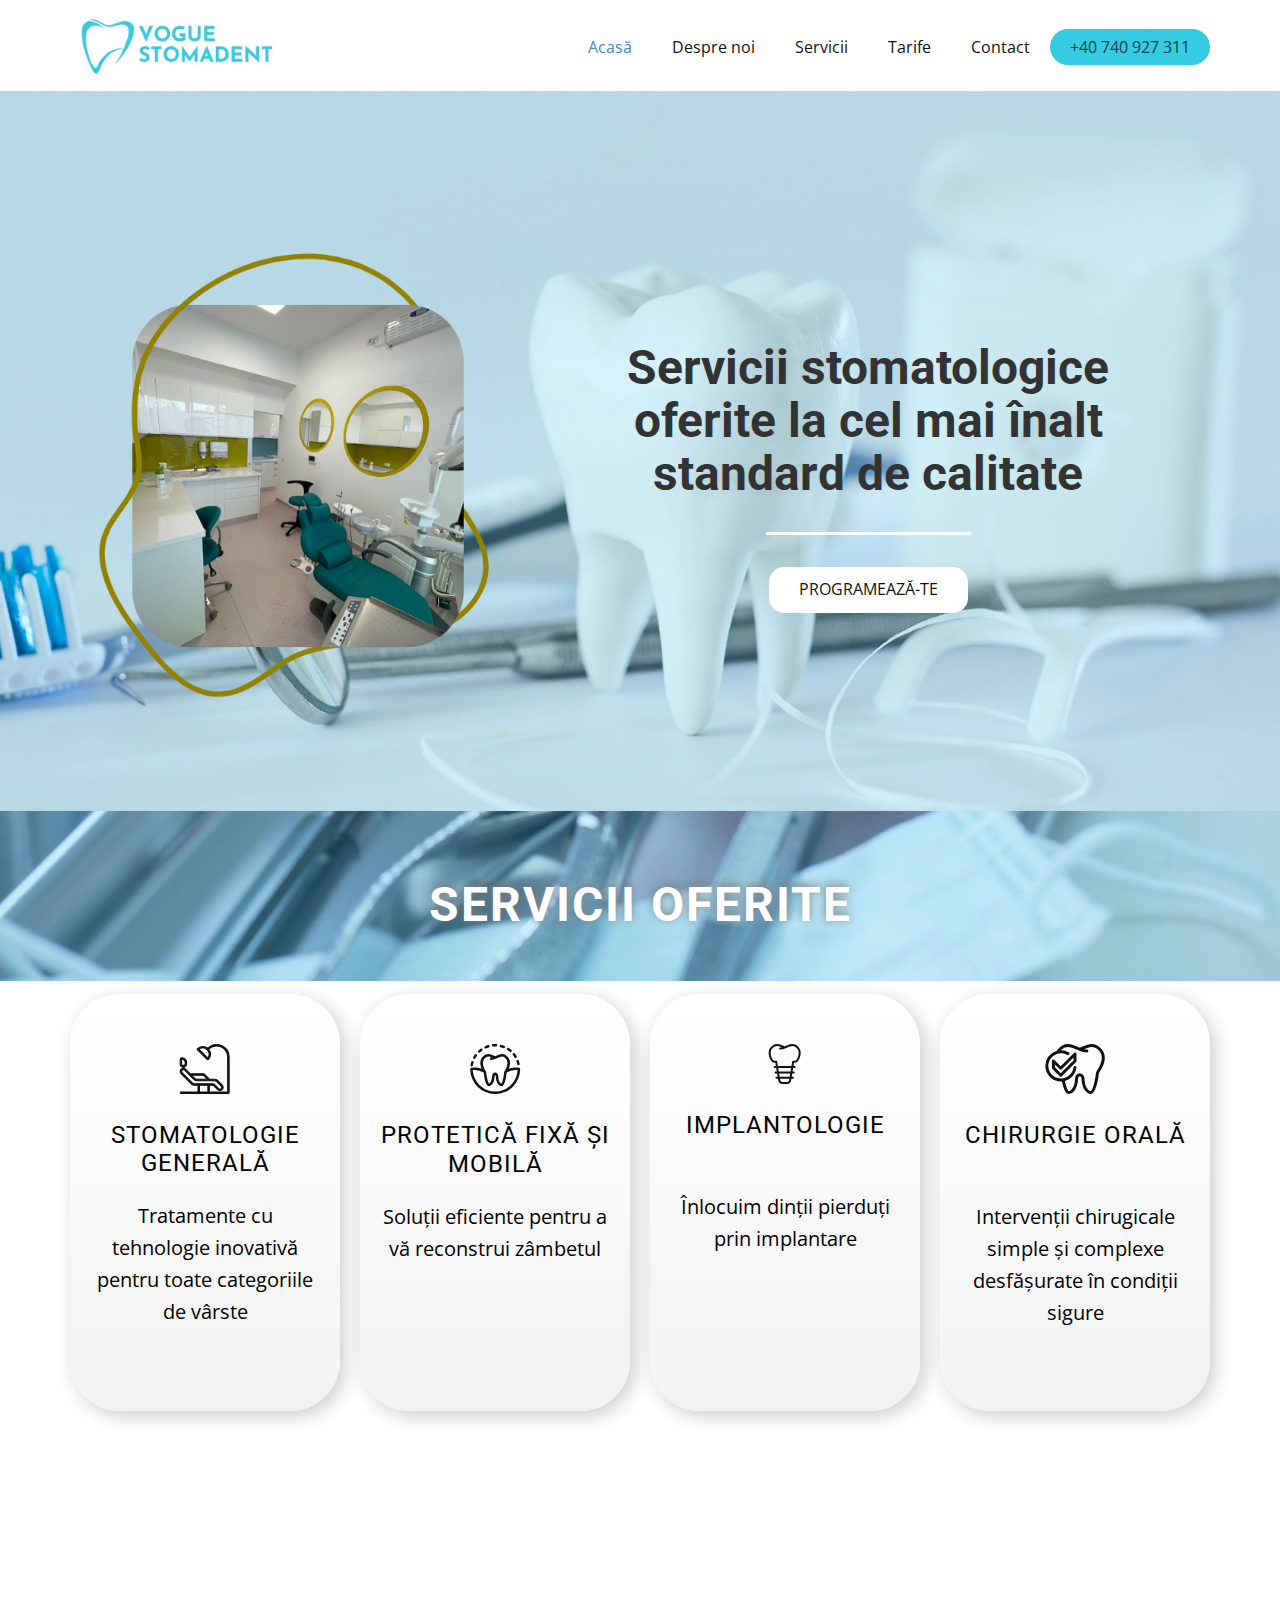
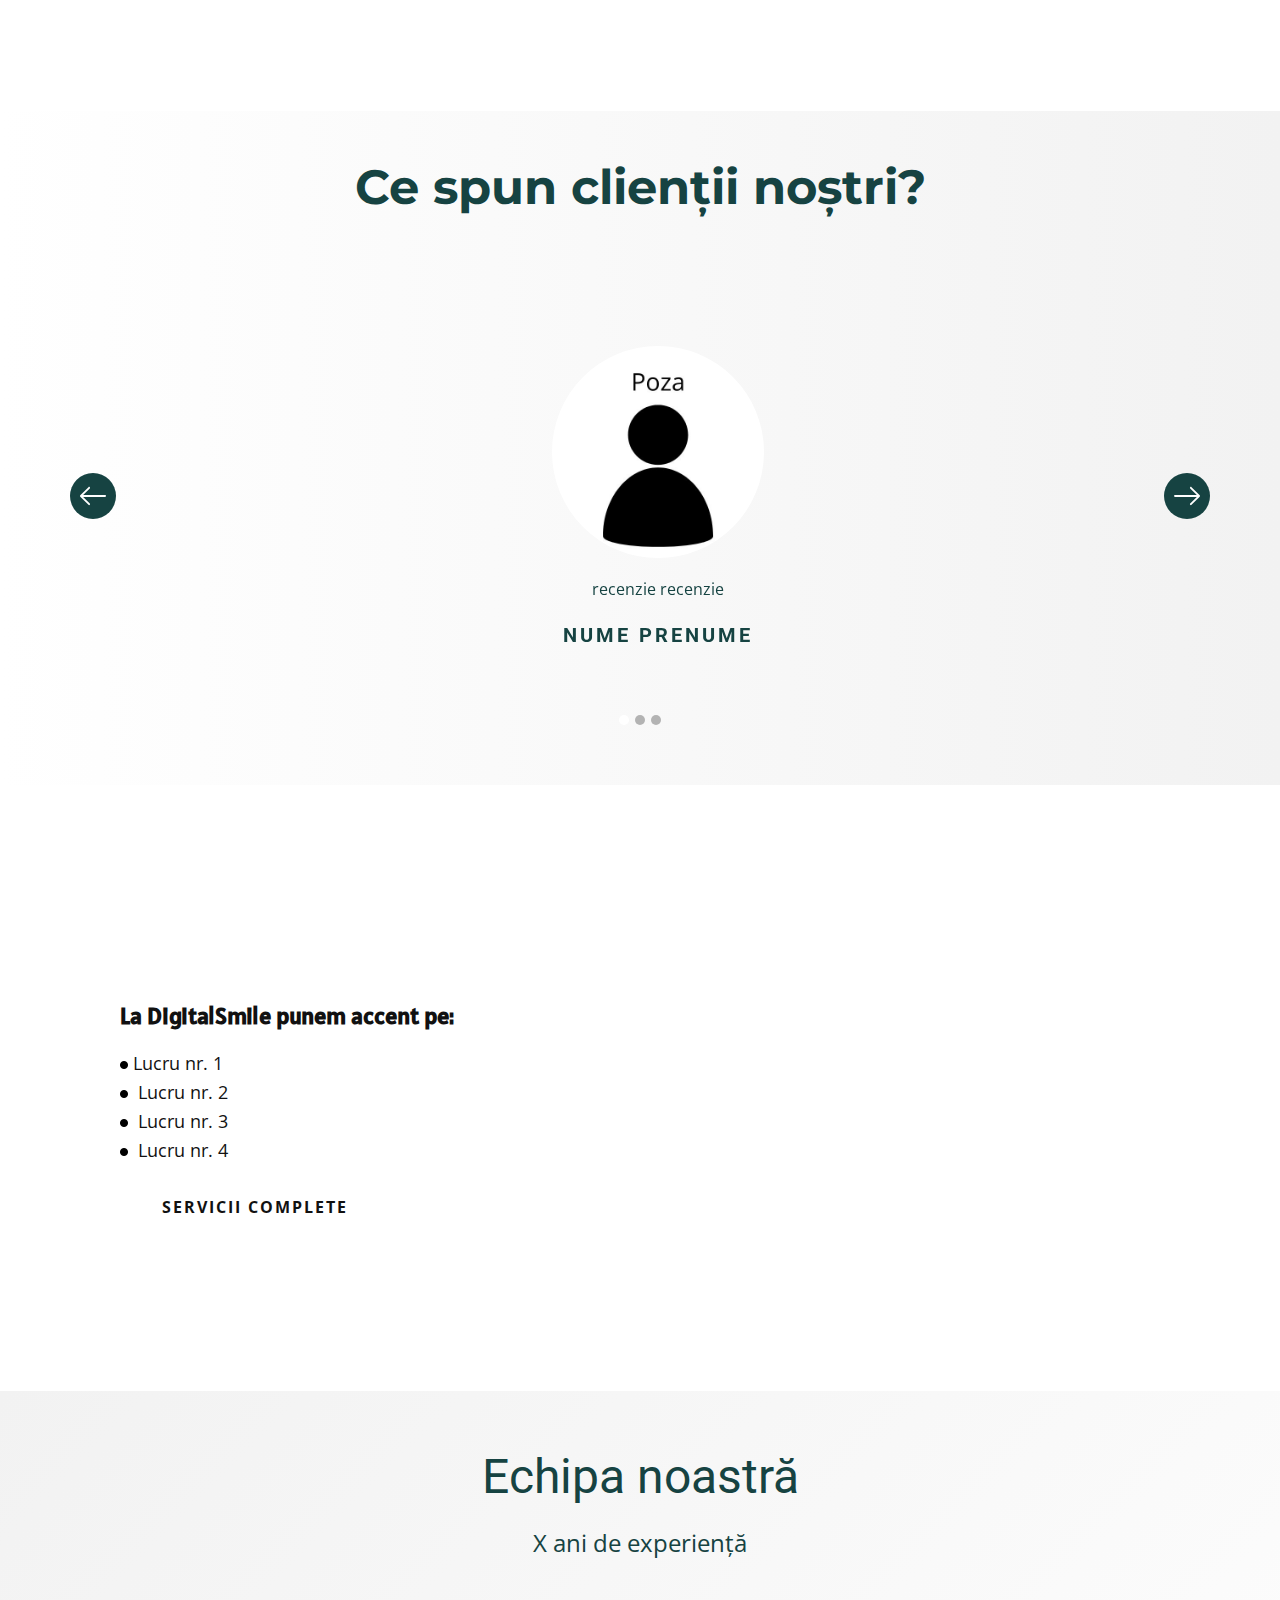
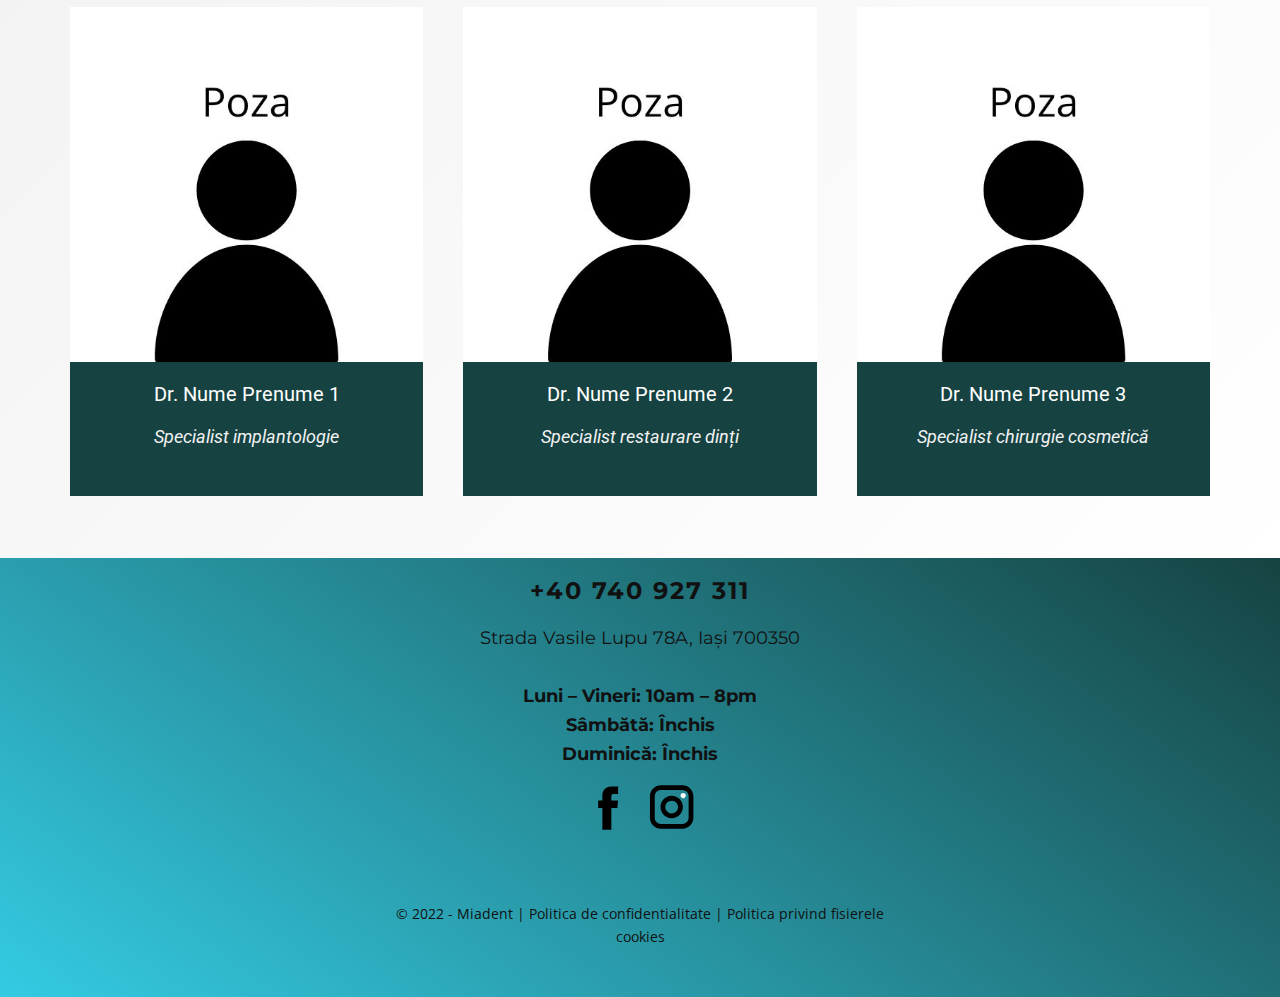
<file: Acasă.html>
<!DOCTYPE html>
<html style="font-size: 16px;" lang="en"><head>
    <meta name="viewport" content="width=device-width, initial-scale=1.0">
    <meta charset="utf-8">
    <meta name="keywords" content="Servicii stomatologice, Servicii oferite, Ce spun clienții noștri?, La Miadent punem accent pe:, Echipa noastră">
    <meta name="description" content="">
    <title>Acasă</title>
    <link rel="stylesheet" href="nicepage.css" media="screen">
<link rel="stylesheet" href="Acasă.css" media="screen">
    <script class="u-script" type="text/javascript" src="jquery.js" "="" defer=""></script>
    <script class="u-script" type="text/javascript" src="nicepage.js" "="" defer=""></script>
    <meta name="generator" content="Nicepage 4.15.11, ">
    <link id="u-theme-google-font" rel="stylesheet" href="https://fonts.googleapis.com/css?family=Roboto:100,100i,300,300i,400,400i,500,500i,700,700i,900,900i|Open+Sans:300,300i,400,400i,500,500i,600,600i,700,700i,800,800i">
    <link id="u-page-google-font" rel="stylesheet" href="https://fonts.googleapis.com/css?family=Montserrat:100,100i,200,200i,300,300i,400,400i,500,500i,600,600i,700,700i,800,800i,900,900i|Alatsi:400">
    
    
    
    
    
    
    <script type="application/ld+json">{
		"@context": "http://schema.org",
		"@type": "Organization",
		"name": "Mostra",
		"logo": "images/logo.jpg"
}</script>
    <meta name="theme-color" content="#478ac9">
    <meta property="og:title" content="Acasă">
    <meta property="og:description" content="">
    <meta property="og:type" content="website">
  </head>
  <body class="u-body u-xl-mode" data-lang="en"><header class="u-clearfix u-header u-header" id="sec-89c4"><div class="u-clearfix u-sheet u-sheet-1">
        <a href="" class="u-image u-logo u-image-1" data-image-width="500" data-image-height="150">
          <img src="images/logo.jpg" class="u-logo-image u-logo-image-1">
        </a>
        <nav class="u-menu u-menu-one-level u-offcanvas u-menu-1">
          <div class="menu-collapse" style="font-size: 1rem; letter-spacing: 0px;">
            <a class="u-button-style u-custom-left-right-menu-spacing u-custom-padding-bottom u-custom-top-bottom-menu-spacing u-nav-link u-text-active-palette-1-base u-text-hover-palette-2-base" href="#">
              <svg class="u-svg-link" viewBox="0 0 24 24"><use xmlns:xlink="http://www.w3.org/1999/xlink" xlink:href="#menu-hamburger"></use></svg>
              <svg class="u-svg-content" version="1.1" id="menu-hamburger" viewBox="0 0 16 16" x="0px" y="0px" xmlns:xlink="http://www.w3.org/1999/xlink" xmlns="http://www.w3.org/2000/svg"><g><rect y="1" width="16" height="2"></rect><rect y="7" width="16" height="2"></rect><rect y="13" width="16" height="2"></rect>
</g></svg>
            </a>
          </div>
          <div class="u-custom-menu u-nav-container">
            <ul class="u-nav u-unstyled u-nav-1"><li class="u-nav-item"><a class="u-button-style u-nav-link u-text-active-palette-1-base u-text-hover-palette-2-base" href="Acasă.html" style="padding: 10px 20px;">Acasă</a>
</li><li class="u-nav-item"><a class="u-button-style u-nav-link u-text-active-palette-1-base u-text-hover-palette-2-base" href="Despre-noi.html" style="padding: 10px 20px;">Despre noi</a>
</li><li class="u-nav-item"><a class="u-button-style u-nav-link u-text-active-palette-1-base u-text-hover-palette-2-base" href="Servicii.html" style="padding: 10px 20px;">Servicii</a>
</li><li class="u-nav-item"><a class="u-button-style u-nav-link u-text-active-palette-1-base u-text-hover-palette-2-base" href="Tarife.html" style="padding: 10px 20px;">Tarife</a>
</li><li class="u-nav-item"><a class="u-button-style u-nav-link u-text-active-palette-1-base u-text-hover-palette-2-base" href="Contact.html" style="padding: 10px 20px;">Contact</a>
</li><li class="u-nav-item"><a class="u-button-style u-nav-link u-text-active-palette-1-base u-text-hover-palette-2-base" href="tel:+40740927311" style="padding: 10px 20px;" id="meniu-buton">+40 740 927 311</a>
</li></ul>
          </div>
          <div class="u-custom-menu u-nav-container-collapse">
            <div class="u-container-style u-custom-color-2 u-inner-container-layout u-opacity u-opacity-95 u-sidenav">
              <div class="u-inner-container-layout u-sidenav-overflow">
                <div class="u-menu-close"></div>
                <ul class="u-align-center u-nav u-popupmenu-items u-text-active-custom-color-1 u-unstyled u-nav-2"><li class="u-nav-item"><a class="u-button-style u-nav-link" href="Acasă.html">Acasă</a>
</li><li class="u-nav-item"><a class="u-button-style u-nav-link" href="Despre-noi.html">Despre noi</a>
</li><li class="u-nav-item"><a class="u-button-style u-nav-link" href="Servicii.html">Servicii</a>
</li><li class="u-nav-item"><a class="u-button-style u-nav-link" href="Tarife.html">Tarife</a>
</li><li class="u-nav-item"><a class="u-button-style u-nav-link" href="Contact.html">Contact</a>
</li><li class="u-nav-item"><a class="u-button-style u-nav-link" href="tel:+40740927311" id="meniu-buton">+40 740 927 311</a>
</li></ul>
              </div>
            </div>
            <div class="u-black u-menu-overlay u-opacity u-opacity-70"></div>
          </div>
        </nav>
      </div></header>
    <section class="skrollable u-clearfix u-image u-parallax u-section-1" id="carousel_e5cb" data-image-width="1920" data-image-height="1080">
      <div class="u-clearfix u-sheet u-sheet-1">
        <div class="u-clearfix u-expanded-width u-gutter-0 u-layout-wrap u-layout-wrap-1">
          <div class="u-gutter-0 u-layout">
            <div class="u-layout-row">
              <div class="u-container-style u-image u-image-contain u-layout-cell u-radius-15 u-right-cell u-size-24 u-image-1" data-image-width="600" data-image-height="600">
                <div class="u-container-layout u-container-layout-1"></div>
              </div>
              <div class="u-align-center u-container-style u-layout-cell u-left-cell u-size-36 u-layout-cell-2">
                <div class="u-container-layout u-container-layout-2">
                  <h1 class="u-custom-font u-heading-font u-text u-text-grey-80 u-text-1">Servicii stomatologice oferite la cel mai înalt standard de calitate</h1>
                  <div class="u-border-3 u-border-white u-line u-line-horizontal u-line-1"></div>
                  <a href="" class="u-border-none u-btn u-btn-round u-button-style u-gradient u-none u-radius-15 u-text-body-color u-btn-1">Programează-te</a>
                </div>
              </div>
            </div>
          </div>
        </div>
      </div>
    </section>
    <section class="u-align-center u-clearfix u-image u-parallax u-section-2" id="carousel_24f5" data-image-width="1920" data-image-height="1080">
      <div class="u-clearfix u-sheet u-sheet-1">
        <h2 class="u-text u-text-body-alt-color u-text-default u-text-1">Servicii oferite</h2>
        <div class="u-expanded-width u-list u-list-1">
          <div class="u-repeater u-repeater-1">
            <div class="u-align-center u-container-style u-gradient u-hover-feature u-list-item u-radius-50 u-repeater-item u-shape-round u-list-item-1" >
              <div class="u-container-layout u-similar-container u-valign-top u-container-layout-1" >
                <h4 class="iconita-servicii u-hover-feature u-text u-text-2" style="padding: 20px 0px;">
                  <svg class="u-hover-feature u-text u-text-2" xmlns="http://www.w3.org/2000/svg" xmlns:xlink="http://www.w3.org/1999/xlink" width="65.335" height="50" viewBox="0 0 65.335 65.333"><defs><style>.a{fill:url(#a);}</style><linearGradient id="a" x1="0.5" x2="0.5" y2="1" gradientUnits="objectBoundingBox"><stop offset="0" stop-color="#111111"></stop><stop offset="1" stop-color="#111111"></stop></linearGradient></defs><g transform="translate(-46.475 -409.202)"><path class="a" d="M94.491,409.7a16.518,16.518,0,0,0-11.555,4.816,10.03,10.03,0,0,0-13.382.708.969.969,0,0,0,0,1.371l12.8,12.8a.97.97,0,0,0,1.372,0,10.04,10.04,0,0,0,.577-13.534,14.365,14.365,0,0,1,10.188-4.22,14.562,14.562,0,0,1,14.546,14.544v45.577H85.117v-8.756h3.827a3.561,3.561,0,0,1,2.5,1.035l4.565,4.565a4.1,4.1,0,0,0,2.923,1.22,4.261,4.261,0,0,0,.684-.056,4.11,4.11,0,0,0,3.051-2.244,4.342,4.342,0,0,0-1.116-5.133l-5.731-5.732a5.443,5.443,0,0,0-3.872-1.6H85.276a1.09,1.09,0,0,0-.064-.1l-6.844-6.843a.967.967,0,0,0-.685-.284H59.957l-5.887-5.884a4.083,4.083,0,0,0-1.868-1.061v-2.161A3.549,3.549,0,0,0,55.49,435.2v-2.048a6.149,6.149,0,0,0-6.141-6.14,2.374,2.374,0,0,0-2.372,2.372v6.461a2.912,2.912,0,0,0,2.908,2.909h.377v2.091a4.1,4.1,0,0,0-2.848,2.185h0a4.149,4.149,0,0,0,.78,4.8L61.771,461.4a5.439,5.439,0,0,0,3.872,1.6h4.605v8.756h-22.3a.969.969,0,1,0,0,1.939h62.061a.969.969,0,0,0,.969-.968V426.186A16.5,16.5,0,0,0,94.491,409.7ZM84.709,422.31A8.023,8.023,0,0,1,83,427.3L71.653,415.953a8.068,8.068,0,0,1,13.056,6.357Zm-7.427,27.466,5.283,5.283H68.646a3.565,3.565,0,0,1-2.5-1.036L61.9,449.776Zm-28.367-13.93v-6.461a.434.434,0,0,1,.433-.433,4.206,4.206,0,0,1,4.2,4.2V435.2a1.618,1.618,0,0,1-1.616,1.616H49.885A.971.971,0,0,1,48.915,435.846Zm34.262,35.917H72.188v-8.756h10.99Zm-11.959-10.7H65.643a3.511,3.511,0,0,1-2.5-1.036L49.565,446.459a2.217,2.217,0,0,1,3.135-3.136l12.076,12.072a5.513,5.513,0,0,0,3.871,1.6h23.3a3.515,3.515,0,0,1,2.5,1.035l5.729,5.731a2.441,2.441,0,0,1,.753,2.9,2.218,2.218,0,0,1-3.551.576l-4.565-4.565a5.513,5.513,0,0,0-3.872-1.6H71.218Z" transform="translate(0.167 0.167)"></path><path class="a" d="M110.174,474.535H48.113a1.636,1.636,0,1,1,0-3.272H69.749V463.84H65.81a6.1,6.1,0,0,1-4.344-1.8L47.889,448.467a4.813,4.813,0,0,1-.9-5.564,4.764,4.764,0,0,1,2.777-2.4v-.928a3.579,3.579,0,0,1-3.285-3.563v-6.463a3.042,3.042,0,0,1,3.039-3.039,6.816,6.816,0,0,1,6.808,6.807v2.048a4.23,4.23,0,0,1-3.288,4.1v1.105a4.666,4.666,0,0,1,1.673,1.075l5.691,5.689h17.45a1.631,1.631,0,0,1,1.157.477l6.744,6.745h6.364a6.106,6.106,0,0,1,4.344,1.8l5.729,5.732a4.98,4.98,0,0,1,1.241,5.9,4.824,4.824,0,0,1-7.725,1.252L91.14,464.68a2.887,2.887,0,0,0-2.029-.84h-3.16v7.423h22.586v-44.91a13.894,13.894,0,0,0-13.879-13.878,13.688,13.688,0,0,0-9.288,3.616,10.707,10.707,0,0,1-1.007,13.942,1.67,1.67,0,0,1-2.315,0l-12.8-12.8a1.638,1.638,0,0,1,0-2.315,10.655,10.655,0,0,1,13.806-1.113,17.085,17.085,0,0,1,28.754,12.546V472.9A1.638,1.638,0,0,1,110.174,474.535ZM48.113,472.6a.3.3,0,1,0,0,.605h62.061a.3.3,0,0,0,.3-.3V426.353A15.756,15.756,0,0,0,83.57,415.159l-.424.417-.463-.375a9.329,9.329,0,0,0-12.491.661.3.3,0,0,0,0,.429l12.8,12.8a.262.262,0,0,0,.428,0,9.371,9.371,0,0,0,.539-12.632l-.395-.469.435-.433a15.028,15.028,0,0,1,10.659-4.415,15.229,15.229,0,0,1,15.212,15.211V472.6H84.617v-10.09h4.493a4.231,4.231,0,0,1,2.972,1.231l4.565,4.564a3.487,3.487,0,0,0,5.588-.905,3.706,3.706,0,0,0-.991-4.365L95.516,457.3a4.787,4.787,0,0,0-3.4-1.407H85.123l-.288-.383-6.771-6.752a.3.3,0,0,0-.215-.088h-18l-6.081-6.08A3.425,3.425,0,0,0,52.2,441.7l-.5-.131v-3.293l.616-.047a2.893,2.893,0,0,0,2.672-2.863V433.32a5.48,5.48,0,0,0-5.475-5.473,1.707,1.707,0,0,0-1.705,1.705v6.463a2.244,2.244,0,0,0,2.241,2.241H51.1v3.3l-.527.113a3.417,3.417,0,0,0-2.392,1.831,3.488,3.488,0,0,0,.655,4.027L62.41,461.1a4.769,4.769,0,0,0,3.4,1.409h5.272V472.6Zm35.9,0H71.688v-10.09H84.01Zm-10.99-1.333h9.656V463.84H73.021Zm26.084-2.543a2.853,2.853,0,0,1-2.029-.847l-4.565-4.565a4.837,4.837,0,0,0-3.4-1.408H65.81a4.182,4.182,0,0,1-2.972-1.231L49.259,447.1a2.883,2.883,0,0,1,1.577-4.884,2.842,2.842,0,0,1,2.5.805l12.076,12.072a4.841,4.841,0,0,0,3.4,1.409h23.3a4.176,4.176,0,0,1,2.972,1.231l5.731,5.731a3.093,3.093,0,0,1,.877,3.665,2.855,2.855,0,0,1-2.117,1.556A2.986,2.986,0,0,1,99.105,468.72ZM51.3,443.508a1.631,1.631,0,0,0-.253.02,1.55,1.55,0,0,0-.848,2.625l13.579,13.574a2.852,2.852,0,0,0,2.029.84h23.3a6.184,6.184,0,0,1,4.343,1.8l4.565,4.565a1.55,1.55,0,0,0,2.484-.4,1.861,1.861,0,0,0-.628-2.125l-5.729-5.731a2.852,2.852,0,0,0-2.031-.84h-23.3a6.18,6.18,0,0,1-4.343-1.8L52.4,443.961A1.538,1.538,0,0,0,51.3,443.508Zm33.038,12.384H68.813a4.227,4.227,0,0,1-2.971-1.231l-5.389-5.385H77.725Zm-20.667-5.283,3.111,3.109a2.89,2.89,0,0,0,2.028.84h12.31l-3.949-3.949ZM52.1,437.651H50.051a1.638,1.638,0,0,1-1.636-1.636v-6.463a1.1,1.1,0,0,1,1.1-1.1,4.873,4.873,0,0,1,4.868,4.868v2.048A2.284,2.284,0,0,1,52.1,437.651Zm-2.352-7.857v6.221a.3.3,0,0,0,.3.3H52.1a.95.95,0,0,0,.949-.949V433.32A3.538,3.538,0,0,0,49.749,429.793Zm33.477-1.327-12.41-12.407.592-.465a8.736,8.736,0,0,1,14.135,6.883,8.647,8.647,0,0,1-1.853,5.4ZM72.85,416.206l10.228,10.228A7.416,7.416,0,0,0,72.85,416.206Z" transform="translate(0 0)"></path></g></svg>
                
                </h4>
                <h4 class="u-hover-feature u-text u-text-2" style="color: black!important;"> Stomatologie generală</h4>
                <p class="u-hover-feature u-text u-text-3" style="color: black!important;">Tratamente cu tehnologie inovativă pentru toate categoriile de vârste</p>
              </div>
            </div>
            <div class="u-align-center u-container-style u-gradient u-hover-feature u-list-item u-radius-50 u-repeater-item u-shape-round u-video-cover u-list-item-2">
              <div class="u-container-layout u-similar-container u-valign-top u-container-layout-2">
                <div class="iconita-servicii" style="padding: 20px 0px;">
                  <svg xmlns="http://www.w3.org/2000/svg" xmlns:xlink="http://www.w3.org/1999/xlink" width="62.38" height="50" viewBox="0 0 62.38 62.377"><defs><style>.a{fill:url(#a);}</style><linearGradient id="a" x1="0.5" x2="0.5" y2="1" gradientUnits="objectBoundingBox"><stop offset="0" stop-color="#111111"></stop><stop offset="1" stop-color="#111111"></stop></linearGradient></defs><g transform="translate(-316.305 -317.706)"><path class="a" d="M377.456,344.718h-.005a25.224,25.224,0,0,0-13.1,1.234c1.766-4.169,2.783-9.554-.536-14.027-5.16-6.948-10.588-4.34-14.961-2.237-.451.215-.9.433-1.36.643-.46-.211-.914-.43-1.368-.648-4.363-2.1-9.791-4.708-14.951,2.243-3.32,4.474-2.3,9.864-.532,14.037a25.089,25.089,0,0,0-13.109-1.244,1.572,1.572,0,0,0-1.23,1.526,31.19,31.19,0,1,0,62.38,0A1.573,1.573,0,0,0,377.456,344.718Zm-35.073-12.936a1.563,1.563,0,0,0,0,3.125c2.817,0,5.365-1.223,7.834-2.411,4.5-2.16,7.47-3.582,11.087,1.29,3.988,5.372-.983,13.46-2.02,15.028a3.986,3.986,0,0,0-.626,1.729c-1.105,9.531-2.858,13.548-3.368,13.89-.816,0-3.759-2.275-3.953-9.493a4.552,4.552,0,0,0-2.485-4.089,2.833,2.833,0,0,0-2.715,0,4.547,4.547,0,0,0-2.484,4.078c-.191,7.228-3.137,9.5-3.833,9.53-.63-.369-2.383-4.386-3.487-13.916a3.987,3.987,0,0,0-.628-1.73c-1.038-1.566-6.011-9.648-2.02-15.027,1.658-2.232,3.3-3.27,5.161-3.27a10.8,10.8,0,0,1,4.312,1.222A7.049,7.049,0,0,1,342.384,331.782ZM333.228,350.9c1.318,11.363,3.375,16.655,6.474,16.655,2.606,0,6.831-3.4,7.077-12.594a1.413,1.413,0,0,1,.718-1.287,1.452,1.452,0,0,1,.717,1.342c.246,9.134,4.471,12.538,7.077,12.538,3.1,0,5.157-5.292,6.475-16.657a.631.631,0,0,1,.036-.153,21.45,21.45,0,0,1,13.727-3.155,28.065,28.065,0,0,1-56.065,0,21.455,21.455,0,0,1,13.727,3.153A.7.7,0,0,1,333.228,350.9Z" transform="translate(0 2.649)"></path><path class="a" d="M325.334,327.517a1.557,1.557,0,0,0,1.062-.416,28.3,28.3,0,0,1,2.693-2.2,1.562,1.562,0,0,0-1.826-2.536,31.469,31.469,0,0,0-2.988,2.443,1.563,1.563,0,0,0,1.059,2.709Z" transform="translate(2.039 1.192)"></path><path class="a" d="M331.731,323.083a1.575,1.575,0,0,0,.631-.134,28.15,28.15,0,0,1,3.258-1.207,1.561,1.561,0,0,0,1.046-1.945,1.566,1.566,0,0,0-1.947-1.046,31.58,31.58,0,0,0-3.624,1.341,1.563,1.563,0,0,0,.635,2.992Z" transform="translate(3.785 0.267)"></path><path class="a" d="M361.654,335.41a27.921,27.921,0,0,1,.933,3.347,1.562,1.562,0,1,0,3.057-.648,31.291,31.291,0,0,0-1.039-3.725,1.559,1.559,0,0,0-.8-.894,1.536,1.536,0,0,0-1.19-.07,1.561,1.561,0,0,0-.962,1.99Z" transform="translate(12.359 4.267)"></path><path class="a" d="M317.92,341.068a1.573,1.573,0,0,0,1.8-1.291,27.922,27.922,0,0,1,.771-3.388,1.561,1.561,0,0,0-1.055-1.939,1.56,1.56,0,0,0-1.94,1.057,31.01,31.01,0,0,0-.859,3.767A1.564,1.564,0,0,0,317.92,341.068Z" transform="translate(0.083 4.554)"></path><path class="a" d="M319.9,333.555h0a1.565,1.565,0,0,0,2.113-.635,27.891,27.891,0,0,1,1.836-2.953,1.562,1.562,0,0,0-2.545-1.812,31.063,31.063,0,0,0-2.042,3.282,1.565,1.565,0,0,0,.634,2.117Z" transform="translate(0.757 2.674)"></path><path class="a" d="M360.2,332.005a1.563,1.563,0,1,0,2.676-1.614,31.78,31.78,0,0,0-2.192-3.176,1.554,1.554,0,0,0-1.048-.588,1.52,1.52,0,0,0-1.146.323,1.566,1.566,0,0,0-.265,2.2A28.319,28.319,0,0,1,360.2,332.005Z" transform="translate(11.356 2.433)"></path><path class="a" d="M346.4,321.471a27.423,27.423,0,0,1,3.316,1.05,1.565,1.565,0,0,0,2.022-.895,1.562,1.562,0,0,0-.029-1.2,1.542,1.542,0,0,0-.864-.824,30.594,30.594,0,0,0-3.687-1.169,1.563,1.563,0,0,0-.757,3.032Z" transform="translate(7.895 0.187)"></path><path class="a" d="M339.146,320.936l.134-.006a29.872,29.872,0,0,1,3.454-.083,1.489,1.489,0,0,0,1.124-.374,1.594,1.594,0,0,0,.521-1.127,1.559,1.559,0,0,0-1.5-1.619,32.75,32.75,0,0,0-3.861.09,1.562,1.562,0,0,0,.132,3.119Z" transform="translate(5.811)"></path><path class="a" d="M352.95,324.319h0a28.28,28.28,0,0,1,2.793,2.07,1.563,1.563,0,0,0,2.2-.186,1.568,1.568,0,0,0-.191-2.2,31.953,31.953,0,0,0-3.1-2.3,1.562,1.562,0,0,0-1.7,2.619Z" transform="translate(9.813 1.022)"></path></g></svg>
                </div>
                <h4 class="u-hover-feature u-text u-text-4" style="color: black!important;">protetică fixă și mobilă</h4>
                <p class="u-hover-feature u-text u-text-5" style="color: black!important;">Soluții eficiente pentru a vă reconstrui zâmbetul</p>
              </div>
            </div>
            <div class="u-align-center u-container-style u-gradient u-hover-feature u-list-item u-radius-50 u-repeater-item u-shape-round u-video-cover u-list-item-3">
              <div class="u-container-layout u-similar-container u-valign-top u-container-layout-3">
                <div class="iconita-servicii" style="padding: 20px 0px;">                  
                  <svg xmlns="http://www.w3.org/2000/svg" xmlns:xlink="http://www.w3.org/1999/xlink" width="51.348" height="40" viewBox="0 0 51.348 63.987"><defs><style>.a{fill:url(#a);}</style><linearGradient id="a" x1="0.5" x2="0.5" y2="1" gradientUnits="objectBoundingBox"><stop offset="0" stop-color="#111111"></stop><stop offset="1" stop-color="#111111"></stop></linearGradient></defs><path class="a" d="M99.676,233.193c-7.013-8.626-14.132-5.506-20.455-2.733-.738.323-1.481.649-2.228.957-.75-.31-1.5-.639-2.278-.98-6.276-2.752-13.391-5.871-20.4,2.756-5.83,7.168-1.842,16.376,1.054,21.226a6.7,6.7,0,0,0,5.726,3.243h.976l.87,5.263h-1.91a1.6,1.6,0,0,0,0,3.205h2.441l.87,5.261h-1.91a1.6,1.6,0,0,0,0,3.205h2.44l.871,5.264H63.83a1.6,1.6,0,0,0,0,3.205h2.441l.477,2.888a6.647,6.647,0,0,0,6.579,5.579h7.334a6.649,6.649,0,0,0,6.578-5.579l.478-2.888h2.44a1.6,1.6,0,0,0,0-3.205h-1.91l.871-5.264h2.439a1.6,1.6,0,0,0,0-3.205H89.649l.87-5.261h2.44a1.6,1.6,0,0,0,0-3.205H91.05l.87-5.263H92.9a6.7,6.7,0,0,0,5.725-3.245C101.518,249.569,105.5,240.364,99.676,233.193Zm-15.6,52.238a3.452,3.452,0,0,1-3.416,2.9H73.327a3.452,3.452,0,0,1-3.417-2.9l-.392-2.364h14.95ZM85,279.863H68.989l-.871-5.264H85.869Zm1.4-8.469H67.588l-.871-5.261H87.27Zm9.47-18.619a3.479,3.479,0,0,1-2.974,1.684H90.561a1.6,1.6,0,0,0-1.582,1.341L87.8,262.926H66.187l-1.18-7.125a1.6,1.6,0,0,0-1.581-1.343H61.092a3.477,3.477,0,0,1-2.973-1.682c-2.467-4.13-5.918-11.9-1.319-17.561,2.477-3.047,4.982-4.466,7.884-4.466,2.453,0,5.024,1.007,7.731,2.183a12.887,12.887,0,0,1-2.7.306,1.6,1.6,0,1,0,0,3.205,21.6,21.6,0,0,0,7.892-1.814c.991-.4,1.97-.826,2.94-1.251,6.235-2.735,11.162-4.9,16.636,1.838C101.785,240.869,98.334,248.643,95.87,252.775Z" transform="translate(-51.319 -227.548)"></path></svg>
                </div>
                <h4 class="u-hover-feature u-text u-text-6" style="color: black!important;">implantologie<br>
                  <br>
                </h4>
                <p class="u-hover-feature u-text u-text-7" style="color: black!important;">Înlocuim dinții pierduți prin implantare</p>
              </div>
            </div>
            <div class="u-align-center u-container-style u-gradient u-hover-feature u-list-item u-radius-50 u-repeater-item u-shape-round u-video-cover u-list-item-4">
              <div class="u-container-layout u-similar-container u-valign-top u-container-layout-4">
                <div class="iconita-servicii" style="padding: 20px 0px;">
                  <svg xmlns="http://www.w3.org/2000/svg" xmlns:xlink="http://www.w3.org/1999/xlink" width="76.182" height="50" viewBox="0 0 76.182 64.079"><defs><style>.a{fill:url(#a);}</style><linearGradient id="a" x1="0.5" x2="0.5" y2="1" gradientUnits="objectBoundingBox"><stop offset="0" stop-color="#111111"></stop><stop offset="1" stop-color="#111111"></stop></linearGradient></defs><path class="a" d="M388.738,420.131c-8.733-10.746-17.611-6.853-25.45-3.417-.955.418-1.914.841-2.878,1.241-.951-.393-1.9-.81-2.882-1.241-7.831-3.436-16.708-7.335-25.453,3.417a16.287,16.287,0,0,0-1.255,1.8,19.978,19.978,0,0,0,5.474,39.195q.641,0,1.272-.04c2.26,10.827,5.189,16.092,8.949,16.092,3.639,0,11.3-4.835,11.738-19.861a2.99,2.99,0,0,1,1.915-2.75.561.561,0,0,1,.483,0,3.026,3.026,0,0,1,1.915,2.828c.438,14.95,8.1,19.786,11.735,19.786,6.024,0,9.126-14.423,10.665-26.523a1.76,1.76,0,0,1,.325-.826C388.345,445.623,397.612,431.045,388.738,420.131Zm-42.223,53.232c-.983,0-3.142-3.451-5.154-12.9a19.907,19.907,0,0,0,14.814-17.226,1.907,1.907,0,0,0-3.793-.395,16.174,16.174,0,1,1-8.083-15.764,1.912,1.912,0,0,0,2.6-.714,1.907,1.907,0,0,0-.71-2.6,19.993,19.993,0,0,0-9.892-2.617h-.036c6.427-6.772,12.355-4.176,19.794-.916,1.191.522,2.393,1.049,3.688,1.569a26.836,26.836,0,0,0,9.779,2.239,1.907,1.907,0,1,0,0-3.814,16.522,16.522,0,0,1-3.7-.454c7.383-3.22,13.348-5.362,19.957,2.767,7.343,9.033-1.692,22.453-3.576,25.05l0,0a5.661,5.661,0,0,0-1.021,2.584c-1.925,15.133-5.231,23.191-6.879,23.191-1.99,0-7.565-3.814-7.923-16.075a6.707,6.707,0,0,0-4.031-6.139,4.39,4.39,0,0,0-3.876,0,6.7,6.7,0,0,0-4.034,6.119C354.082,469.549,348.507,473.363,346.515,473.363Z" transform="translate(-316.305 -413.101)"></path><path class="a" d="M353.178,422.023a1.907,1.907,0,0,0-3.257-1.348l-16.915,16.916-8.03-8.027a1.907,1.907,0,0,0-3.255,1.35v9.019a1.9,1.9,0,0,0,.558,1.348l9.378,9.376a1.909,1.909,0,0,0,2.7,0l18.264-18.264a1.9,1.9,0,0,0,.56-1.349Zm-3.815,4.6v3.625L333.006,446.61l-7.47-7.467v-3.626l6.119,6.118a1.893,1.893,0,0,0,1.349.56h0a1.893,1.893,0,0,0,1.348-.558Z" transform="translate(-313.301 -409.211)"></path></svg>
                </div>
                <h4 class="u-hover-feature u-text u-text-8" style="color: black!important;">chirurgie orală<br>
                  <br>
                </h4>
                <p class="u-hover-feature u-text u-text-9"style="color: black!important;">Intervenții chirugicale simple și complexe desfășurate în condiții sigure</p>
              </div>
            </div>
          </div>
        </div>
      </div>
      
      
      
      
      
      
      
      
      
      
      
      
      
      
      
      
      
      
    </section>
    <section class="u-align-left u-clearfix u-gradient u-section-3" id="carousel_ed8c">
      <div class="u-clearfix u-sheet u-sheet-1">
        <h2 class="u-align-center u-custom-font u-font-montserrat u-text u-text-custom-color-2 u-text-default u-text-1">Ce spun clienții noștri?</h2>
        <div id="carousel-3274" data-interval="5000" data-u-ride="carousel" class="u-carousel u-expanded-width u-slider u-slider-1">
          <ol class="u-absolute-hcenter u-carousel-indicators u-carousel-indicators-1">
            <li data-u-target="#carousel-3274" class="u-active u-active-white u-grey-30 u-hover-white u-shape-circle" data-u-slide-to="0" style="width: 10px; height: 10px;"></li>
            <li data-u-target="#carousel-3274" class="u-active-white u-grey-30 u-hover-white u-shape-circle" data-u-slide-to="1" style="width: 10px; height: 10px;"></li>
            <li data-u-target="#carousel-3274" class="u-active-white u-grey-30 u-hover-palette-3-base u-shape-circle" data-u-slide-to="2" style="width: 10px; height: 10px;"></li>
          </ol>
          <div class="u-carousel-inner" role="listbox">
            <div class="u-active u-align-center u-carousel-item u-container-style u-slide">
              <div class="u-container-layout u-valign-middle-lg u-valign-middle-md u-valign-middle-sm u-valign-middle-xl u-container-layout-1">
                <div class="u-image u-image-circle u-image-1" alt="" data-image-width="500" data-image-height="600"></div>
                <p class="u-text u-text-custom-color-2 u-text-2">recenzie recenzie</p>
                <h5 class="u-text u-text-custom-color-2 u-text-default u-text-3"> nume prenume</h5>
              </div>
            </div>
            <div class="u-align-center u-carousel-item u-container-style u-slide">
              <div class="u-container-layout u-container-layout-2">
                <div class="u-image u-image-circle u-image-2" alt="" data-image-width="500" data-image-height="600"></div>
                <p class="u-text u-text-custom-color-2 u-text-4">recenzie recenzie&nbsp;</p>
                <h5 class="u-text u-text-custom-color-2 u-text-default u-text-5">nume prenume</h5>
              </div>
            </div>
            <div class="u-align-center u-carousel-item u-container-style u-slide">
              <div class="u-container-layout u-valign-middle u-container-layout-3">
                <div class="u-image u-image-circle u-image-3" alt="" data-image-width="500" data-image-height="600"></div>
                <p class="u-text u-text-custom-color-2 u-text-6">Recenzie recenzie</p>
                <h5 class="u-text u-text-custom-color-2 u-text-default u-text-7"> nume prenume</h5>
              </div>
            </div>
          </div>
          <a class="u-absolute-vcenter u-carousel-control u-carousel-control-prev u-custom-color-2 u-hidden-xs u-hover-custom-color-3 u-icon-circle u-spacing-10 u-text-white u-carousel-control-1" href="#carousel-3274" role="button" data-u-slide="prev">
            <span aria-hidden="true">
              <svg viewBox="0 0 31.494 31.494"><path d="M10.273,5.009c0.444-0.444,1.143-0.444,1.587,0c0.429,0.429,0.429,1.143,0,1.571l-8.047,8.047h26.554
	c0.619,0,1.127,0.492,1.127,1.111c0,0.619-0.508,1.127-1.127,1.127H3.813l8.047,8.032c0.429,0.444,0.429,1.159,0,1.587
	c-0.444,0.444-1.143,0.444-1.587,0l-9.952-9.952c-0.429-0.429-0.429-1.143,0-1.571L10.273,5.009z"></path></svg>
            </span>
            <span class="sr-only">
              <svg viewBox="0 0 31.494 31.494"><path d="M10.273,5.009c0.444-0.444,1.143-0.444,1.587,0c0.429,0.429,0.429,1.143,0,1.571l-8.047,8.047h26.554
	c0.619,0,1.127,0.492,1.127,1.111c0,0.619-0.508,1.127-1.127,1.127H3.813l8.047,8.032c0.429,0.444,0.429,1.159,0,1.587
	c-0.444,0.444-1.143,0.444-1.587,0l-9.952-9.952c-0.429-0.429-0.429-1.143,0-1.571L10.273,5.009z"></path></svg>
            </span>
          </a>
          <a class="u-absolute-vcenter u-carousel-control u-carousel-control-next u-custom-color-2 u-hidden-xs u-hover-custom-color-3 u-icon-circle u-spacing-10 u-text-white u-carousel-control-2" href="#carousel-3274" role="button" data-u-slide="next">
            <span aria-hidden="true">
              <svg viewBox="0 0 31.49 31.49"><path d="M21.205,5.007c-0.429-0.444-1.143-0.444-1.587,0c-0.429,0.429-0.429,1.143,0,1.571l8.047,8.047H1.111
	C0.492,14.626,0,15.118,0,15.737c0,0.619,0.492,1.127,1.111,1.127h26.554l-8.047,8.032c-0.429,0.444-0.429,1.159,0,1.587
	c0.444,0.444,1.159,0.444,1.587,0l9.952-9.952c0.444-0.429,0.444-1.143,0-1.571L21.205,5.007z"></path></svg>
            </span>
            <span class="sr-only">
              <svg viewBox="0 0 31.49 31.49"><path d="M21.205,5.007c-0.429-0.444-1.143-0.444-1.587,0c-0.429,0.429-0.429,1.143,0,1.571l8.047,8.047H1.111
	C0.492,14.626,0,15.118,0,15.737c0,0.619,0.492,1.127,1.111,1.127h26.554l-8.047,8.032c-0.429,0.444-0.429,1.159,0,1.587
	c0.444,0.444,1.159,0.444,1.587,0l9.952-9.952c0.444-0.429,0.444-1.143,0-1.571L21.205,5.007z"></path></svg>
            </span>
          </a>
        </div>
      </div>
    </section>
    <section class="skrollable u-clearfix u-image u-parallax u-section-4" id="carousel_147b" data-image-width="1920" data-image-height="1080">
      <div class="u-clearfix u-sheet u-sheet-1">
        <div class="box-accent u-align-left-lg u-align-left-md u-align-left-sm u-align-left-xl u-container-style u-group u-opacity u-opacity-80 u-radius-15 u-shape-round u-white u-group-1">
          <div class="u-container-layout u-container-layout-1">
            <h1 class="u-align-center-xs u-custom-font u-text u-text-body-color u-text-1">La DigitalSmile punem accent pe:</h1>
            <p class="u-align-left-xs u-large-text u-text u-text-body-color u-text-variant u-text-2"><span class="u-file-icon u-icon u-icon-1"><img src="images/14.png" alt=""></span> Lucru nr. 1&nbsp;<br><span class="u-file-icon u-icon u-icon-2"><img src="images/14.png" alt=""></span> &nbsp;​Lucru nr. 2<br><span class="u-file-icon u-icon u-icon-3"><img src="images/14.png" alt=""></span> &nbsp;​Lucru nr. 3<br><span class="u-file-icon u-icon u-icon-4"><img src="images/14.png" alt=""></span> &nbsp;​​Lucru nr. 4<br>
            </p>
            <a href="" class="u-active-custom-color-2 u-border-none u-btn u-btn-round u-button-style u-hover-white u-radius-15 u-text-active-white u-text-body-color u-text-hover-custom-color-2 u-white u-btn-1">servicii complete</a>
          </div>
        </div>
      </div>
    </section>
    <section class="u-align-center u-clearfix u-custom-typography u-gradient u-section-5" id="carousel_49b7">
      <div class="u-clearfix u-sheet u-valign-top-lg u-valign-top-xl u-sheet-1">
        <h2 class="u-text u-text-custom-color-2 u-text-1">Echipa noastră</h2>
        <p class="u-text u-text-custom-color-2 u-text-2">X ani de experiență</p>
        <div class="u-expanded-width u-list u-list-1">
          <div class="u-repeater u-repeater-1">
            <div class="u-align-center u-container-style u-custom-color-2 u-list-item u-repeater-item u-list-item-1">
              <div class="u-container-layout u-similar-container u-valign-top u-container-layout-1">
                <img alt="" class="u-expanded-width u-image u-image-default u-image-1" src="images/Poza.jpg" data-image-width="500" data-image-height="600">
                <h5 class="u-text u-text-white u-text-3">Dr. Nume Prenume 1 </h5>
                <h6 class="u-text u-text-grey-5 u-text-4">Specialist implantologie</h6>
              </div>
            </div>
            <div class="u-align-center u-container-style u-custom-color-2 u-list-item u-repeater-item u-list-item-2">
              <div class="u-container-layout u-similar-container u-valign-top u-container-layout-2">
                <img alt="" class="u-expanded-width u-image u-image-default u-image-2" src="images/Poza.jpg" data-image-width="500" data-image-height="600">
                <h5 class="u-text u-text-white u-text-5">Dr. Nume Prenume 2</h5>
                <h6 class="u-text u-text-grey-5 u-text-6">Specialist restaurare dinți</h6>
              </div>
            </div>
            <div class="u-align-center u-container-style u-custom-color-2 u-list-item u-repeater-item u-list-item-3">
              <div class="u-container-layout u-similar-container u-valign-top u-container-layout-3">
                <img alt="" class="u-expanded-width u-image u-image-default u-image-3" src="images/Poza.jpg" data-image-width="500" data-image-height="600">
                <h5 class="u-text u-text-white u-text-7">Dr. Nume Prenume 3</h5>
                <h6 class="u-text u-text-grey-5 u-text-8">Specialist chirurgie cosmetică</h6>
              </div>
            </div>
          </div>
        </div>
      </div>
    </section>
    
    
    <footer class="u-align-center u-clearfix u-footer u-gradient u-footer" id="sec-9175"><div class="u-align-center u-clearfix u-section-4" id="carousel_c1fe" style="background-image: none !important;">
      <div class="u-clearfix u-sheet u-valign-middle u-sheet-1">
        <h2 class="u-custom-font u-font-montserrat u-text u-text-default u-text-1">
          <a href="+40740927311" class="u-active-none u-border-none u-btn u-button-link u-button-style u-hover-none u-none u-text-body-color u-btn-1">+4​0 740 927 311</a>
        </h2>
        <p class="u-custom-font u-font-montserrat u-text u-text-default u-text-2"> Strada Vasile Lupu 78A, Iași 700350<br>
          <br>
          <span style="font-weight: 700;">Luni – Vineri: 10am – 8pm <br>Sâmbătă: Închis<br>Duminică: Închis
          </span>
        </p>
        <div class="u-social-icons u-spacing-10 u-social-icons-1">
          <a class="u-social-url" title="facebook" target="_blank" href="https://www.facebook.com"><span class="u-icon u-social-facebook u-social-icon u-text-black u-icon-1"><svg class="u-svg-link" preserveAspectRatio="xMidYMin slice" viewBox="0 0 112 112" style=""><use xmlns:xlink="http://www.w3.org/1999/xlink" xlink:href="#svg-bb42"></use></svg><svg class="u-svg-content" viewBox="0 0 112 112" x="0" y="0" id="svg-bb42"><path fill="currentColor" d="M75.5,28.8H65.4c-1.5,0-4,0.9-4,4.3v9.4h13.9l-1.5,15.8H61.4v45.1H42.8V58.3h-8.8V42.4h8.8V32.2
c0-7.4,3.4-18.8,18.8-18.8h13.8v15.4H75.5z"></path></svg></span>
          </a>
          <a class="u-social-url" title="instagram" target="_blank" href="https://www.instagram.com"><span class="u-icon u-social-icon u-social-instagram u-text-black u-icon-2"><svg class="u-svg-link" preserveAspectRatio="xMidYMin slice" viewBox="0 0 112 112" style=""><use xmlns:xlink="http://www.w3.org/1999/xlink" xlink:href="#svg-a44f"></use></svg><svg class="u-svg-content" viewBox="0 0 112 112" x="0" y="0" id="svg-a44f"><path fill="currentColor" d="M55.9,32.9c-12.8,0-23.2,10.4-23.2,23.2s10.4,23.2,23.2,23.2s23.2-10.4,23.2-23.2S68.7,32.9,55.9,32.9z
	 M55.9,69.4c-7.4,0-13.3-6-13.3-13.3c-0.1-7.4,6-13.3,13.3-13.3s13.3,6,13.3,13.3C69.3,63.5,63.3,69.4,55.9,69.4z"></path><path fill="#FFFFFF" d="M79.7,26.8c-3,0-5.4,2.5-5.4,5.4s2.5,5.4,5.4,5.4c3,0,5.4-2.5,5.4-5.4S82.7,26.8,79.7,26.8z"></path><path fill="currentColor" d="M78.2,11H33.5C21,11,10.8,21.3,10.8,33.7v44.7c0,12.6,10.2,22.8,22.7,22.8h44.7c12.6,0,22.7-10.2,22.7-22.7
	V33.7C100.8,21.1,90.6,11,78.2,11z M91,78.4c0,7.1-5.8,12.8-12.8,12.8H33.5c-7.1,0-12.8-5.8-12.8-12.8V33.7
	c0-7.1,5.8-12.8,12.8-12.8h44.7c7.1,0,12.8,5.8,12.8,12.8V78.4z"></path></svg></span>
          </a>
        </div>
      </div>
    </div><div class="u-clearfix u-sheet u-valign-middle u-sheet-1">
        <p class="u-small-text u-text u-text-body-color u-text-variant u-text-1"> © 2022 - Miadent | Politica de confidentialitate | Politica privind fisierele cookies</p>
      </div></footer>
    <span style="height: 64px; width: 64px; margin-left: 0px; margin-right: auto; margin-top: 0px; background-image: none; right: 20px; bottom: 20px; padding: 15px;" class="u-back-to-top u-custom-color-1 u-icon u-icon-circle u-opacity u-opacity-85 u-text-black" data-href="#">
        <svg class="u-svg-link" preserveAspectRatio="xMidYMin slice" viewBox="0 0 551.13 551.13"><use xmlns:xlink="http://www.w3.org/1999/xlink" xlink:href="#svg-1d98"></use></svg>
        <svg class="u-svg-content" enable-background="new 0 0 551.13 551.13" viewBox="0 0 551.13 551.13" xmlns="http://www.w3.org/2000/svg" id="svg-1d98"><path d="m275.565 189.451 223.897 223.897h51.668l-275.565-275.565-275.565 275.565h51.668z"></path></svg>
    </span>
  
</body></html>
</file>
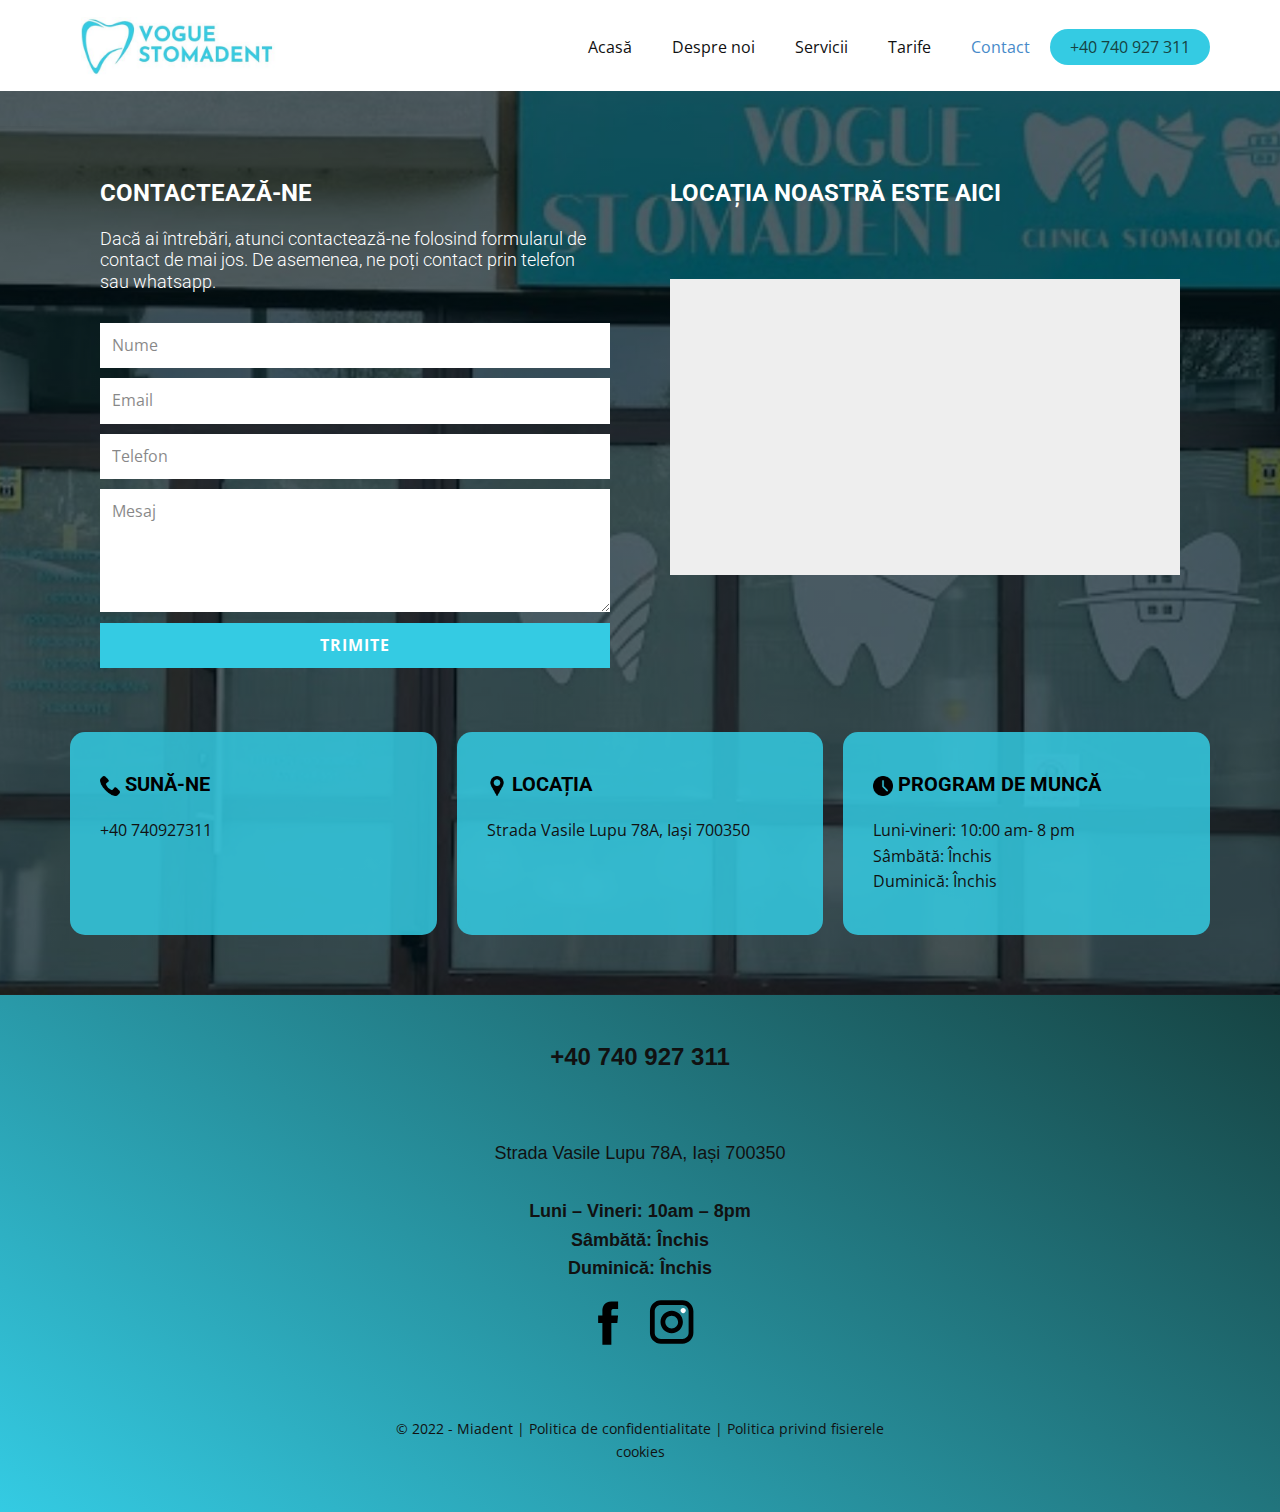
<file: Contact.html>
<!DOCTYPE html>
<html style="font-size: 16px;" lang="en"><head>
    <meta name="viewport" content="width=device-width, initial-scale=1.0">
    <meta charset="utf-8">
    <meta name="keywords" content="">
    <meta name="description" content="">
    <title>Contact</title>
    <link rel="stylesheet" href="nicepage.css" media="screen">
<link rel="stylesheet" href="Contact.css" media="screen">
    <script class="u-script" type="text/javascript" src="jquery.js" "="" defer=""></script>
    <script class="u-script" type="text/javascript" src="nicepage.js" "="" defer=""></script>
    <meta name="generator" content="Nicepage 4.15.11, ">
    <link id="u-theme-google-font" rel="stylesheet" href="https://fonts.googleapis.com/css?family=Roboto:100,100i,300,300i,400,400i,500,500i,700,700i,900,900i|Open+Sans:300,300i,400,400i,500,500i,600,600i,700,700i,800,800i">
    
    
    <script type="application/ld+json">{
		"@context": "http://schema.org",
		"@type": "Organization",
		"name": "Mostra",
		"logo": "images/logo.jpg"
}</script>
    <meta name="theme-color" content="#478ac9">
    <meta property="og:title" content="Contact">
    <meta property="og:description" content="">
    <meta property="og:type" content="website">
  </head>
  <body class="u-body u-xl-mode" data-lang="en"><header class="u-clearfix u-header u-header" id="sec-89c4"><div class="u-clearfix u-sheet u-sheet-1">
        <a href="" class="u-image u-logo u-image-1" data-image-width="500" data-image-height="150">
          <img src="images/logo.jpg" class="u-logo-image u-logo-image-1">
        </a>
        <nav class="u-menu u-menu-one-level u-offcanvas u-menu-1">
          <div class="menu-collapse" style="font-size: 1rem; letter-spacing: 0px;">
            <a class="u-button-style u-custom-left-right-menu-spacing u-custom-padding-bottom u-custom-top-bottom-menu-spacing u-nav-link u-text-active-palette-1-base u-text-hover-palette-2-base" href="#">
              <svg class="u-svg-link" viewBox="0 0 24 24"><use xmlns:xlink="http://www.w3.org/1999/xlink" xlink:href="#menu-hamburger"></use></svg>
              <svg class="u-svg-content" version="1.1" id="menu-hamburger" viewBox="0 0 16 16" x="0px" y="0px" xmlns:xlink="http://www.w3.org/1999/xlink" xmlns="http://www.w3.org/2000/svg"><g><rect y="1" width="16" height="2"></rect><rect y="7" width="16" height="2"></rect><rect y="13" width="16" height="2"></rect>
</g></svg>
            </a>
          </div>
          <div class="u-custom-menu u-nav-container">
            <ul class="u-nav u-unstyled u-nav-1"><li class="u-nav-item"><a class="u-button-style u-nav-link u-text-active-palette-1-base u-text-hover-palette-2-base" href="Acasă.html" style="padding: 10px 20px;">Acasă</a>
</li><li class="u-nav-item"><a class="u-button-style u-nav-link u-text-active-palette-1-base u-text-hover-palette-2-base" href="Despre-noi.html" style="padding: 10px 20px;">Despre noi</a>
</li><li class="u-nav-item"><a class="u-button-style u-nav-link u-text-active-palette-1-base u-text-hover-palette-2-base" href="Servicii.html" style="padding: 10px 20px;">Servicii</a>
</li><li class="u-nav-item"><a class="u-button-style u-nav-link u-text-active-palette-1-base u-text-hover-palette-2-base" href="Tarife.html" style="padding: 10px 20px;">Tarife</a>
</li><li class="u-nav-item"><a class="u-button-style u-nav-link u-text-active-palette-1-base u-text-hover-palette-2-base" href="Contact.html" style="padding: 10px 20px;">Contact</a>
</li><li class="u-nav-item"><a class="u-button-style u-nav-link u-text-active-palette-1-base u-text-hover-palette-2-base" href="tel:+40740927311" style="padding: 10px 20px;" id="meniu-buton">+40 740 927 311</a>
</li></ul>
          </div>
          <div class="u-custom-menu u-nav-container-collapse">
            <div class="u-container-style u-custom-color-2 u-inner-container-layout u-opacity u-opacity-95 u-sidenav">
              <div class="u-inner-container-layout u-sidenav-overflow">
                <div class="u-menu-close"></div>
                <ul class="u-align-center u-nav u-popupmenu-items u-text-active-custom-color-1 u-unstyled u-nav-2"><li class="u-nav-item"><a class="u-button-style u-nav-link" href="Acasă.html">Acasă</a>
</li><li class="u-nav-item"><a class="u-button-style u-nav-link" href="Despre-noi.html">Despre noi</a>
</li><li class="u-nav-item"><a class="u-button-style u-nav-link" href="Servicii.html">Servicii</a>
</li><li class="u-nav-item"><a class="u-button-style u-nav-link" href="Tarife.html">Tarife</a>
</li><li class="u-nav-item"><a class="u-button-style u-nav-link" href="Contact.html">Contact</a>
</li><li class="u-nav-item"><a class="u-button-style u-nav-link" href="tel:+40740927311" id="meniu-buton">+40 740 927 311</a>
</li></ul>
              </div>
            </div>
            <div class="u-black u-menu-overlay u-opacity u-opacity-70"></div>
          </div>
        </nav>
      </div></header>
    <section class="u-clearfix u-image u-shading u-section-1" src="" id="carousel_d32f" data-image-width="1920" data-image-height="1080">
      <div class="u-clearfix u-sheet u-sheet-1">
        <div class="u-clearfix u-expanded-width u-layout-wrap u-layout-wrap-1">
          <div class="u-layout">
            <div class="u-layout-row">
              <div class="u-container-style u-layout-cell u-size-30 u-layout-cell-1">
                <div class="u-container-layout u-container-layout-1">
                  <h3 class="u-text u-text-default u-text-1">Contactează-ne</h3>
                  <h6 class="u-text u-text-2">Dacă ai întrebări, atunci contactează-ne folosind formularul de contact de mai jos. De asemenea, ne poți contact prin telefon sau whatsapp.</h6>
                  <div class="u-form u-form-1">
                    <form action="#" method="POST" class="u-clearfix u-form-spacing-10 u-form-vertical u-inner-form" style="padding: 0;" source="custom" name="form">
                      <div class="u-form-group u-form-name">
                        <label for="name-3d90" class="u-form-control-hidden u-label">Name</label>
                        <input type="text" placeholder="Nume" id="name-3d90" name="name" class="u-input u-input-rectangle u-white" required="">
                      </div>
                      <div class="u-form-email u-form-group">
                        <label for="email-3d90" class="u-form-control-hidden u-label">Email</label>
                        <input type="email" placeholder="Email" id="email-3d90" name="Email" class="u-input u-input-rectangle u-white" required="">
                      </div>
                      <div class="u-form-group u-form-phone u-form-group-3">
                        <label for="phone-d4a3" class="u-form-control-hidden u-label"></label>
                        <input type="tel" pattern="\+?\d{0,3}[\s\(\-]?([0-9]{2,3})[\s\)\-]?([\s\-]?)([0-9]{3})[\s\-]?([0-9]{2})[\s\-]?([0-9]{2})" placeholder="Telefon" id="phone-d4a3" name="phone" class="u-input u-input-rectangle u-white" required="">
                      </div>
                      <div class="u-form-group u-form-message">
                        <label for="message-3d90" class="u-form-control-hidden u-label">Message</label>
                        <textarea placeholder="Mesaj" rows="4" cols="50" id="message-3d90" name="message" class="u-input u-input-rectangle u-white" required=""></textarea>
                      </div>
                      <div class="u-align-left u-form-group u-form-submit">
                        <a href="#" class="u-active-custom-color-2 u-border-none u-btn u-btn-submit u-button-style u-custom-color-1 u-hover-custom-color-2 u-btn-1">Trimite</a>
                        <input type="submit" value="submit" class="u-form-control-hidden">
                      </div>
                      <div class="u-form-send-message u-form-send-success">Mulțumim! Mesajul dvs. a fost trimis</div>
                      <div class="u-form-send-error u-form-send-message">Oo nuu...ceva nu a funcționat bine. Te rugăm să mai încerci odată.</div>
                      <input type="hidden" value="" name="recaptchaResponse">
                    </form>
                  </div>
                </div>
              </div>
              <div class="u-container-style u-layout-cell u-size-30 u-layout-cell-2">
                <div class="u-container-layout u-valign-top u-container-layout-2">
                  <h3 class="u-text u-text-default u-text-3">Locația noastră este aici</h3>
                  <div class="u-expanded-width u-grey-light-2 u-map u-map-1">
                    <div class="embed-responsive">
                      <iframe class="embed-responsive-item" src="https://www.google.com/maps/embed?pb=!1m18!1m12!1m3!1d21703.29132684223!2d27.56347292350021!3d47.159589340350486!2m3!1f0!2f0!3f0!3m2!1i1024!2i768!4f13.1!3m3!1m2!1s0x40cafb170140b6fb%3A0xdc910cc628b7aaa5!2sVogue%20Stomadent!5e0!3m2!1sen!2sro!4v1660217419433!5m2!1sen!2sro" data-map="[base64]"></iframe>
                    </div>
                  </div>
                </div>
              </div>
            </div>
          </div>
        </div>
        <div class="u-expanded-width u-list u-list-1">
          <div class="u-repeater u-repeater-1">
            <div class="u-align-left u-container-style u-custom-color-1 u-list-item u-opacity u-opacity-85 u-radius-15 u-repeater-item u-shape-round u-list-item-1">
              <div class="u-container-layout u-similar-container u-valign-top u-container-layout-3">
                <h5 class="u-text u-text-black u-text-4"><span class="u-file-icon u-icon u-text-black"><img src="images/597177.png" alt=""></span>&nbsp;Sună-ne
                </h5>
                <p class="u-text u-text-body-color u-text-5">
                  <a href="tel:+40740927311" class="u-active-none u-border-none u-btn u-button-link u-button-style u-hover-none u-none u-text-body-color u-btn-2"> +40 ​740927311</a>
                  <br>
                </p>
              </div>
            </div>
            <div class="u-align-left u-container-style u-custom-color-1 u-list-item u-opacity u-opacity-85 u-radius-15 u-repeater-item u-shape-round u-list-item-2">
              <div class="u-container-layout u-similar-container u-valign-top u-container-layout-4">
                <h5 class="u-text u-text-black u-text-6"><span class="u-file-icon u-icon u-text-black"><img src="images/484167.png" alt=""></span>&nbsp;Locația
                </h5>
                <p class="u-text u-text-body-color u-text-7"> Strada Vasile Lupu 78A, Iași 700350</p>
              </div>
            </div>
            <div class="u-align-left u-container-style u-custom-color-1 u-list-item u-opacity u-opacity-85 u-radius-15 u-repeater-item u-shape-round u-list-item-3">
              <div class="u-container-layout u-similar-container u-valign-top u-container-layout-5">
                <h5 class="u-text u-text-black u-text-8"><span class="u-file-icon u-icon u-text-black"><img src="images/1827379.png" alt=""></span>&nbsp;Program de muncă
                </h5>
                <p class="u-text u-text-body-color u-text-9"> Luni-vineri: 10:00 am- 8 pm&nbsp;<br>Sâmbătă: Închis<br>Duminică: Închis
                </p>
              </div>
            </div>
          </div>
        </div>
      </div>
    </section>
    
    
    <footer class="u-align-center u-clearfix u-footer u-gradient u-footer" id="sec-9175"><div class="u-align-center u-clearfix u-section-4" id="carousel_c1fe" style="background-color: none !important;">
      <div class="u-clearfix u-sheet u-valign-middle u-sheet-1">
        <h2 class="u-custom-font u-font-montserrat u-text u-text-default u-text-1">
          <a href="+40740927311" class="u-active-none u-border-none u-btn u-button-link u-button-style u-hover-none u-none u-text-body-color u-btn-1">+4​0 740 927 311</a>
        </h2>
        <p class="u-custom-font u-font-montserrat u-text u-text-default u-text-2"> Strada Vasile Lupu 78A, Iași 700350<br>
          <br>
          <span style="font-weight: 700;">Luni – Vineri: 10am – 8pm <br>Sâmbătă: Închis<br>Duminică: Închis
          </span>
        </p>
        <div class="u-social-icons u-spacing-10 u-social-icons-1">
          <a class="u-social-url" title="facebook" target="_blank" href="https://www.facebook.com"><span class="u-icon u-social-facebook u-social-icon u-text-black u-icon-1"><svg class="u-svg-link" preserveAspectRatio="xMidYMin slice" viewBox="0 0 112 112" style=""><use xmlns:xlink="http://www.w3.org/1999/xlink" xlink:href="#svg-bb42"></use></svg><svg class="u-svg-content" viewBox="0 0 112 112" x="0" y="0" id="svg-bb42"><path fill="currentColor" d="M75.5,28.8H65.4c-1.5,0-4,0.9-4,4.3v9.4h13.9l-1.5,15.8H61.4v45.1H42.8V58.3h-8.8V42.4h8.8V32.2
c0-7.4,3.4-18.8,18.8-18.8h13.8v15.4H75.5z"></path></svg></span>
          </a>
          <a class="u-social-url" title="instagram" target="_blank" href="https://www.instagram.com"><span class="u-icon u-social-icon u-social-instagram u-text-black u-icon-2"><svg class="u-svg-link" preserveAspectRatio="xMidYMin slice" viewBox="0 0 112 112" style=""><use xmlns:xlink="http://www.w3.org/1999/xlink" xlink:href="#svg-a44f"></use></svg><svg class="u-svg-content" viewBox="0 0 112 112" x="0" y="0" id="svg-a44f"><path fill="currentColor" d="M55.9,32.9c-12.8,0-23.2,10.4-23.2,23.2s10.4,23.2,23.2,23.2s23.2-10.4,23.2-23.2S68.7,32.9,55.9,32.9z
	 M55.9,69.4c-7.4,0-13.3-6-13.3-13.3c-0.1-7.4,6-13.3,13.3-13.3s13.3,6,13.3,13.3C69.3,63.5,63.3,69.4,55.9,69.4z"></path><path fill="#FFFFFF" d="M79.7,26.8c-3,0-5.4,2.5-5.4,5.4s2.5,5.4,5.4,5.4c3,0,5.4-2.5,5.4-5.4S82.7,26.8,79.7,26.8z"></path><path fill="currentColor" d="M78.2,11H33.5C21,11,10.8,21.3,10.8,33.7v44.7c0,12.6,10.2,22.8,22.7,22.8h44.7c12.6,0,22.7-10.2,22.7-22.7
	V33.7C100.8,21.1,90.6,11,78.2,11z M91,78.4c0,7.1-5.8,12.8-12.8,12.8H33.5c-7.1,0-12.8-5.8-12.8-12.8V33.7
	c0-7.1,5.8-12.8,12.8-12.8h44.7c7.1,0,12.8,5.8,12.8,12.8V78.4z"></path></svg></span>
          </a>
        </div>
      </div>
    </div><div class="u-clearfix u-sheet u-valign-middle u-sheet-1">
        <p class="u-small-text u-text u-text-body-color u-text-variant u-text-1"> © 2022 - Miadent | Politica de confidentialitate | Politica privind fisierele cookies</p>
      </div></footer>
    <span style="height: 64px; width: 64px; margin-left: 0px; margin-right: auto; margin-top: 0px; background-image: none; right: 20px; bottom: 20px; padding: 15px;" class="u-back-to-top u-custom-color-1 u-icon u-icon-circle u-opacity u-opacity-85 u-text-black" data-href="#">
        <svg class="u-svg-link" preserveAspectRatio="xMidYMin slice" viewBox="0 0 551.13 551.13"><use xmlns:xlink="http://www.w3.org/1999/xlink" xlink:href="#svg-1d98"></use></svg>
        <svg class="u-svg-content" enable-background="new 0 0 551.13 551.13" viewBox="0 0 551.13 551.13" xmlns="http://www.w3.org/2000/svg" id="svg-1d98"><path d="m275.565 189.451 223.897 223.897h51.668l-275.565-275.565-275.565 275.565h51.668z"></path></svg>
    </span>
  
</body></html>
</file>
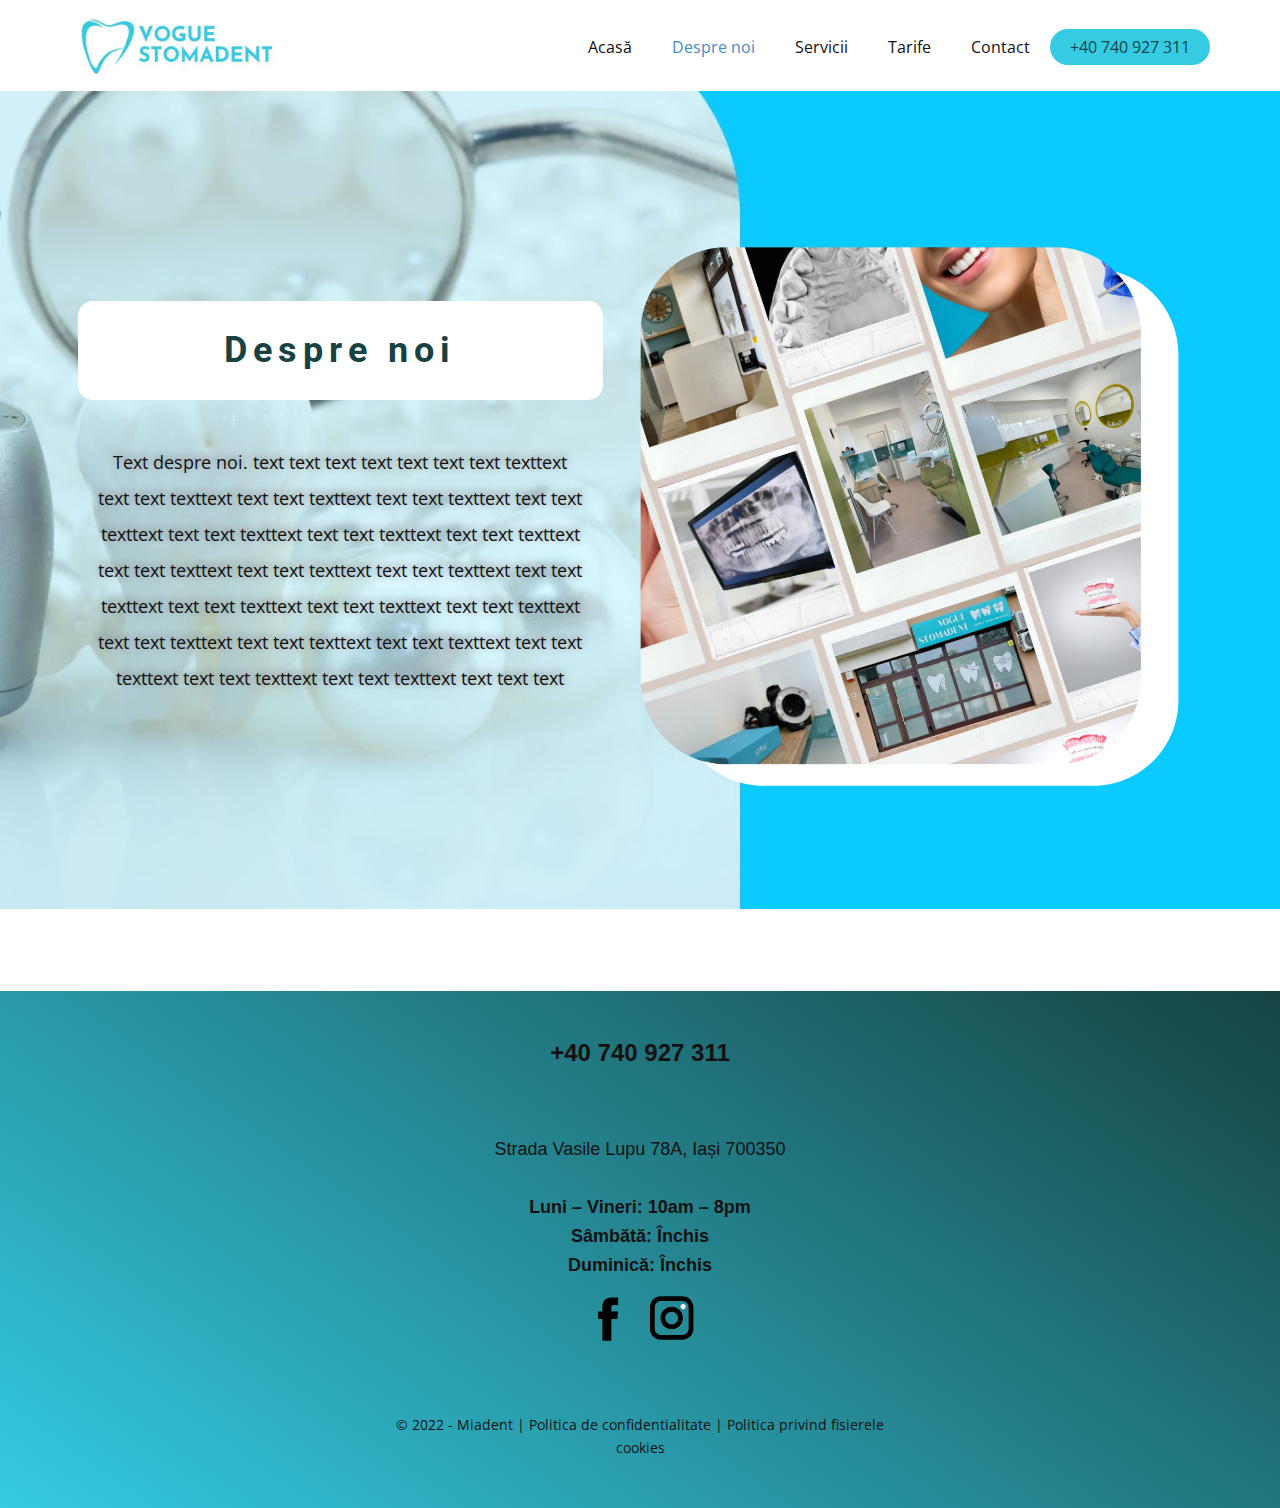
<file: Despre-noi.html>
<!DOCTYPE html>
<html style="font-size: 16px;" lang="en"><head>
    <meta name="viewport" content="width=device-width, initial-scale=1.0">
    <meta charset="utf-8">
    <meta name="keywords" content="Despre noi">
    <meta name="description" content="">
    <title>Despre noi</title>
    <link rel="stylesheet" href="nicepage.css" media="screen">
<link rel="stylesheet" href="Despre-noi.css" media="screen">
    <script class="u-script" type="text/javascript" src="jquery.js" "="" defer=""></script>
    <script class="u-script" type="text/javascript" src="nicepage.js" "="" defer=""></script>
    <meta name="generator" content="Nicepage 4.15.11, ">
    
    <link id="u-theme-google-font" rel="stylesheet" href="https://fonts.googleapis.com/css?family=Roboto:100,100i,300,300i,400,400i,500,500i,700,700i,900,900i|Open+Sans:300,300i,400,400i,500,500i,600,600i,700,700i,800,800i">
    
    
    <script type="application/ld+json">{
		"@context": "http://schema.org",
		"@type": "Organization",
		"name": "Mostra",
		"logo": "images/logo.jpg"
}</script>
    <meta name="theme-color" content="#478ac9">
    <meta property="og:title" content="Despre noi">
    <meta property="og:description" content="">
    <meta property="og:type" content="website">
  </head>
  <body class="u-body u-xl-mode" data-lang="en"><header class="u-clearfix u-header u-header" id="sec-89c4"><div class="u-clearfix u-sheet u-sheet-1">
        <a href="" class="u-image u-logo u-image-1" data-image-width="500" data-image-height="150">
          <img src="images/logo.jpg" class="u-logo-image u-logo-image-1">
        </a>
        <nav class="u-menu u-menu-one-level u-offcanvas u-menu-1">
          <div class="menu-collapse" style="font-size: 1rem; letter-spacing: 0px;">
            <a class="u-button-style u-custom-left-right-menu-spacing u-custom-padding-bottom u-custom-top-bottom-menu-spacing u-nav-link u-text-active-palette-1-base u-text-hover-palette-2-base" href="#">
              <svg class="u-svg-link" viewBox="0 0 24 24"><use xmlns:xlink="http://www.w3.org/1999/xlink" xlink:href="#menu-hamburger"></use></svg>
              <svg class="u-svg-content" version="1.1" id="menu-hamburger" viewBox="0 0 16 16" x="0px" y="0px" xmlns:xlink="http://www.w3.org/1999/xlink" xmlns="http://www.w3.org/2000/svg"><g><rect y="1" width="16" height="2"></rect><rect y="7" width="16" height="2"></rect><rect y="13" width="16" height="2"></rect>
</g></svg>
            </a>
          </div>
          <div class="u-custom-menu u-nav-container">
            <ul class="u-nav u-unstyled u-nav-1"><li class="u-nav-item"><a class="u-button-style u-nav-link u-text-active-palette-1-base u-text-hover-palette-2-base" href="Acasă.html" style="padding: 10px 20px;">Acasă</a>
</li><li class="u-nav-item"><a class="u-button-style u-nav-link u-text-active-palette-1-base u-text-hover-palette-2-base" href="Despre-noi.html" style="padding: 10px 20px;">Despre noi</a>
</li><li class="u-nav-item"><a class="u-button-style u-nav-link u-text-active-palette-1-base u-text-hover-palette-2-base" href="Servicii.html" style="padding: 10px 20px;">Servicii</a>
</li><li class="u-nav-item"><a class="u-button-style u-nav-link u-text-active-palette-1-base u-text-hover-palette-2-base" href="Tarife.html" style="padding: 10px 20px;">Tarife</a>
</li><li class="u-nav-item"><a class="u-button-style u-nav-link u-text-active-palette-1-base u-text-hover-palette-2-base" href="Contact.html" style="padding: 10px 20px;">Contact</a>
</li><li class="u-nav-item"><a class="u-button-style u-nav-link u-text-active-palette-1-base u-text-hover-palette-2-base" href="tel:+40740927311" style="padding: 10px 20px;" id="meniu-buton">+40 740 927 311</a>
</li></ul>
          </div>
          <div class="u-custom-menu u-nav-container-collapse">
            <div class="u-container-style u-custom-color-2 u-inner-container-layout u-opacity u-opacity-95 u-sidenav">
              <div class="u-inner-container-layout u-sidenav-overflow">
                <div class="u-menu-close"></div>
                <ul class="u-align-center u-nav u-popupmenu-items u-text-active-custom-color-1 u-unstyled u-nav-2"><li class="u-nav-item"><a class="u-button-style u-nav-link" href="Acasă.html">Acasă</a>
</li><li class="u-nav-item"><a class="u-button-style u-nav-link" href="Despre-noi.html">Despre noi</a>
</li><li class="u-nav-item"><a class="u-button-style u-nav-link" href="Servicii.html">Servicii</a>
</li><li class="u-nav-item"><a class="u-button-style u-nav-link" href="Tarife.html">Tarife</a>
</li><li class="u-nav-item"><a class="u-button-style u-nav-link" href="Contact.html">Contact</a>
</li><li class="u-nav-item"><a class="u-button-style u-nav-link" href="tel:+40740927311" id="meniu-buton">+40 740 927 311</a>
</li></ul>
              </div>
            </div>
            <div class="u-black u-menu-overlay u-opacity u-opacity-70"></div>
          </div>
        </nav>
      </div></header>
    <section class="u-align-left u-clearfix u-image u-parallax u-section-1" id="carousel_77db" data-image-width="1920" data-image-height="1080">
      <div class="u-clearfix u-sheet u-valign-middle-lg u-valign-middle-md u-valign-middle-sm u-valign-middle-xl u-sheet-1">
        <div class="desprenoi u-clearfix u-expanded-width u-gutter-0 u-layout-wrap u-layout-wrap-1">
          <div class="u-layout">
            <div class="u-layout-row">
              <div class="u-align-center u-container-style u-layout-cell u-shape-rectangle u-size-30 u-layout-cell-1">
                <div class="u-container-layout u-valign-top u-container-layout-1">
                  <div class="u-align-left u-container-style u-group u-radius-15 u-shape-round u-white u-group-1">
                    <div class="u-container-layout u-valign-middle u-container-layout-2">
                      <h2 class="u-align-center u-text u-text-custom-color-1 u-text-1">
                        <span class="u-text-custom-color-2">Despre noi</span>
                      </h2>
                    </div>
                  </div>
                  <p class="u-text u-text-2">Text despre noi. text text&nbsp;text text&nbsp;text text&nbsp;text texttext text&nbsp;text texttext text&nbsp;text texttext text&nbsp;text texttext text&nbsp;text texttext text&nbsp;text texttext text&nbsp;text texttext text&nbsp;text texttext text&nbsp;text texttext text&nbsp;text texttext text&nbsp;text texttext text&nbsp;text texttext text&nbsp;text texttext text&nbsp;text texttext text&nbsp;text texttext text&nbsp;text texttext text&nbsp;text texttext text&nbsp;text texttext text&nbsp;text texttext text&nbsp;text texttext text&nbsp;text texttext text&nbsp;text text</p>
                </div>
              </div>
              <div class="u-container-style u-layout-cell u-shape-rectangle u-size-30 u-layout-cell-2">
                <div class="u-container-layout u-valign-middle-lg u-valign-middle-md u-valign-middle-sm u-valign-middle-xs u-container-layout-3">
                  <img alt="" class="u-expanded-width-lg u-expanded-width-md u-expanded-width-sm u-expanded-width-xs u-image u-image-round u-radius-15 u-image-1" src="images/voguedent-despre-noi.jpg" data-image-width="1080" data-image-height="1080">
                </div>
              </div>
            </div>
          </div>
        </div>
      </div>
    </section>
    
    
    <footer class="u-align-center u-clearfix u-footer u-gradient u-footer" id="sec-9175"><div class="u-align-center u-clearfix u-section-4" id="carousel_c1fe" style="background-color: none !important;">
      <div class="u-clearfix u-sheet u-valign-middle u-sheet-1">
        <h2 class="u-custom-font u-font-montserrat u-text u-text-default u-text-1">
          <a href="+40740927311" class="u-active-none u-border-none u-btn u-button-link u-button-style u-hover-none u-none u-text-body-color u-btn-1">+4​0 740 927 311</a>
        </h2>
        <p class="u-custom-font u-font-montserrat u-text u-text-default u-text-2"> Strada Vasile Lupu 78A, Iași 700350<br>
          <br>
          <span style="font-weight: 700;">Luni – Vineri: 10am – 8pm <br>Sâmbătă: Închis<br>Duminică: Închis
          </span>
        </p>
        <div class="u-social-icons u-spacing-10 u-social-icons-1">
          <a class="u-social-url" title="facebook" target="_blank" href="https://www.facebook.com"><span class="u-icon u-social-facebook u-social-icon u-text-black u-icon-1"><svg class="u-svg-link" preserveAspectRatio="xMidYMin slice" viewBox="0 0 112 112" style=""><use xmlns:xlink="http://www.w3.org/1999/xlink" xlink:href="#svg-bb42"></use></svg><svg class="u-svg-content" viewBox="0 0 112 112" x="0" y="0" id="svg-bb42"><path fill="currentColor" d="M75.5,28.8H65.4c-1.5,0-4,0.9-4,4.3v9.4h13.9l-1.5,15.8H61.4v45.1H42.8V58.3h-8.8V42.4h8.8V32.2
c0-7.4,3.4-18.8,18.8-18.8h13.8v15.4H75.5z"></path></svg></span>
          </a>
          <a class="u-social-url" title="instagram" target="_blank" href="https://www.instagram.com"><span class="u-icon u-social-icon u-social-instagram u-text-black u-icon-2"><svg class="u-svg-link" preserveAspectRatio="xMidYMin slice" viewBox="0 0 112 112" style=""><use xmlns:xlink="http://www.w3.org/1999/xlink" xlink:href="#svg-a44f"></use></svg><svg class="u-svg-content" viewBox="0 0 112 112" x="0" y="0" id="svg-a44f"><path fill="currentColor" d="M55.9,32.9c-12.8,0-23.2,10.4-23.2,23.2s10.4,23.2,23.2,23.2s23.2-10.4,23.2-23.2S68.7,32.9,55.9,32.9z
	 M55.9,69.4c-7.4,0-13.3-6-13.3-13.3c-0.1-7.4,6-13.3,13.3-13.3s13.3,6,13.3,13.3C69.3,63.5,63.3,69.4,55.9,69.4z"></path><path fill="#FFFFFF" d="M79.7,26.8c-3,0-5.4,2.5-5.4,5.4s2.5,5.4,5.4,5.4c3,0,5.4-2.5,5.4-5.4S82.7,26.8,79.7,26.8z"></path><path fill="currentColor" d="M78.2,11H33.5C21,11,10.8,21.3,10.8,33.7v44.7c0,12.6,10.2,22.8,22.7,22.8h44.7c12.6,0,22.7-10.2,22.7-22.7
	V33.7C100.8,21.1,90.6,11,78.2,11z M91,78.4c0,7.1-5.8,12.8-12.8,12.8H33.5c-7.1,0-12.8-5.8-12.8-12.8V33.7
	c0-7.1,5.8-12.8,12.8-12.8h44.7c7.1,0,12.8,5.8,12.8,12.8V78.4z"></path></svg></span>
          </a>
        </div>
      </div>
    </div><div class="u-clearfix u-sheet u-valign-middle u-sheet-1">
        <p class="u-small-text u-text u-text-body-color u-text-variant u-text-1"> © 2022 - Miadent | Politica de confidentialitate | Politica privind fisierele cookies</p>
      </div></footer>
    <span style="height: 64px; width: 64px; margin-left: 0px; margin-right: auto; margin-top: 0px; background-image: none; right: 20px; bottom: 20px; padding: 15px;" class="u-back-to-top u-custom-color-1 u-icon u-icon-circle u-opacity u-opacity-85 u-text-black" data-href="#">
        <svg class="u-svg-link" preserveAspectRatio="xMidYMin slice" viewBox="0 0 551.13 551.13"><use xmlns:xlink="http://www.w3.org/1999/xlink" xlink:href="#svg-1d98"></use></svg>
        <svg class="u-svg-content" enable-background="new 0 0 551.13 551.13" viewBox="0 0 551.13 551.13" xmlns="http://www.w3.org/2000/svg" id="svg-1d98"><path d="m275.565 189.451 223.897 223.897h51.668l-275.565-275.565-275.565 275.565h51.668z"></path></svg>
    </span>
  
</body></html>
</file>
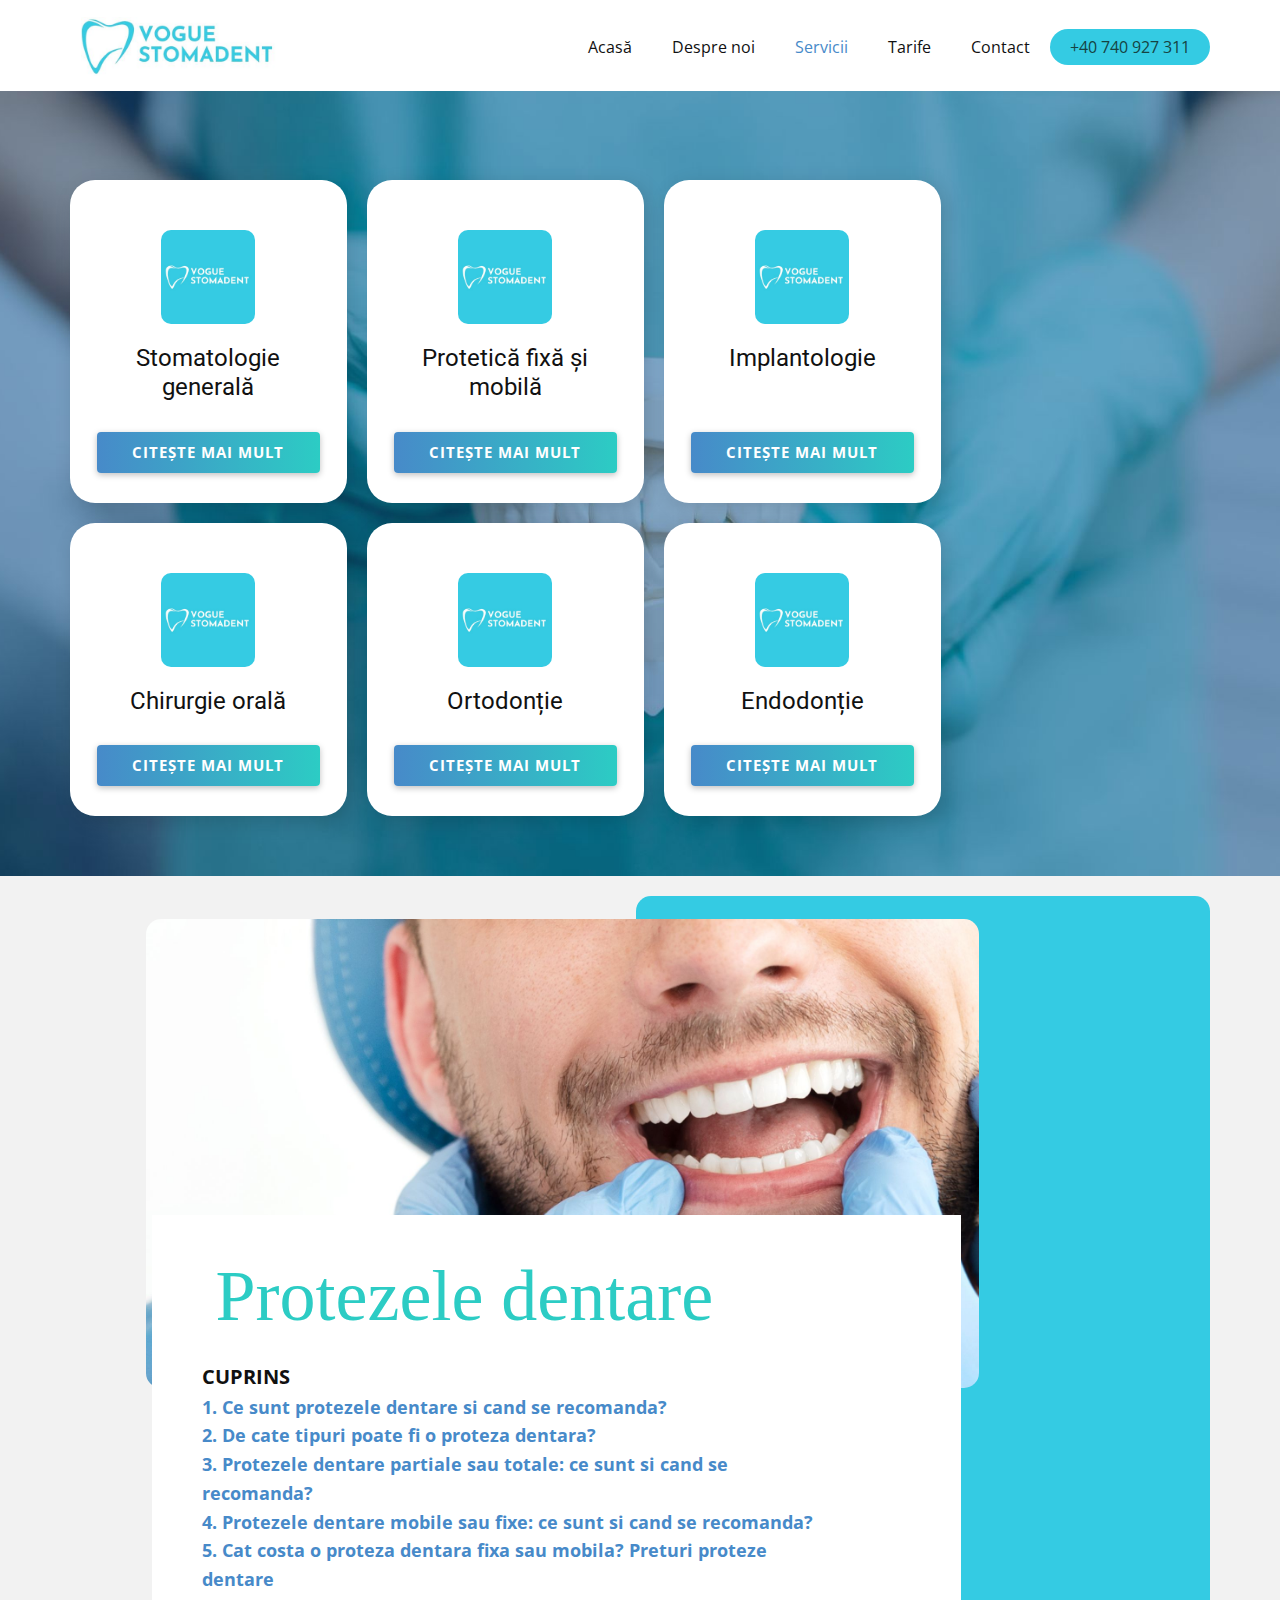
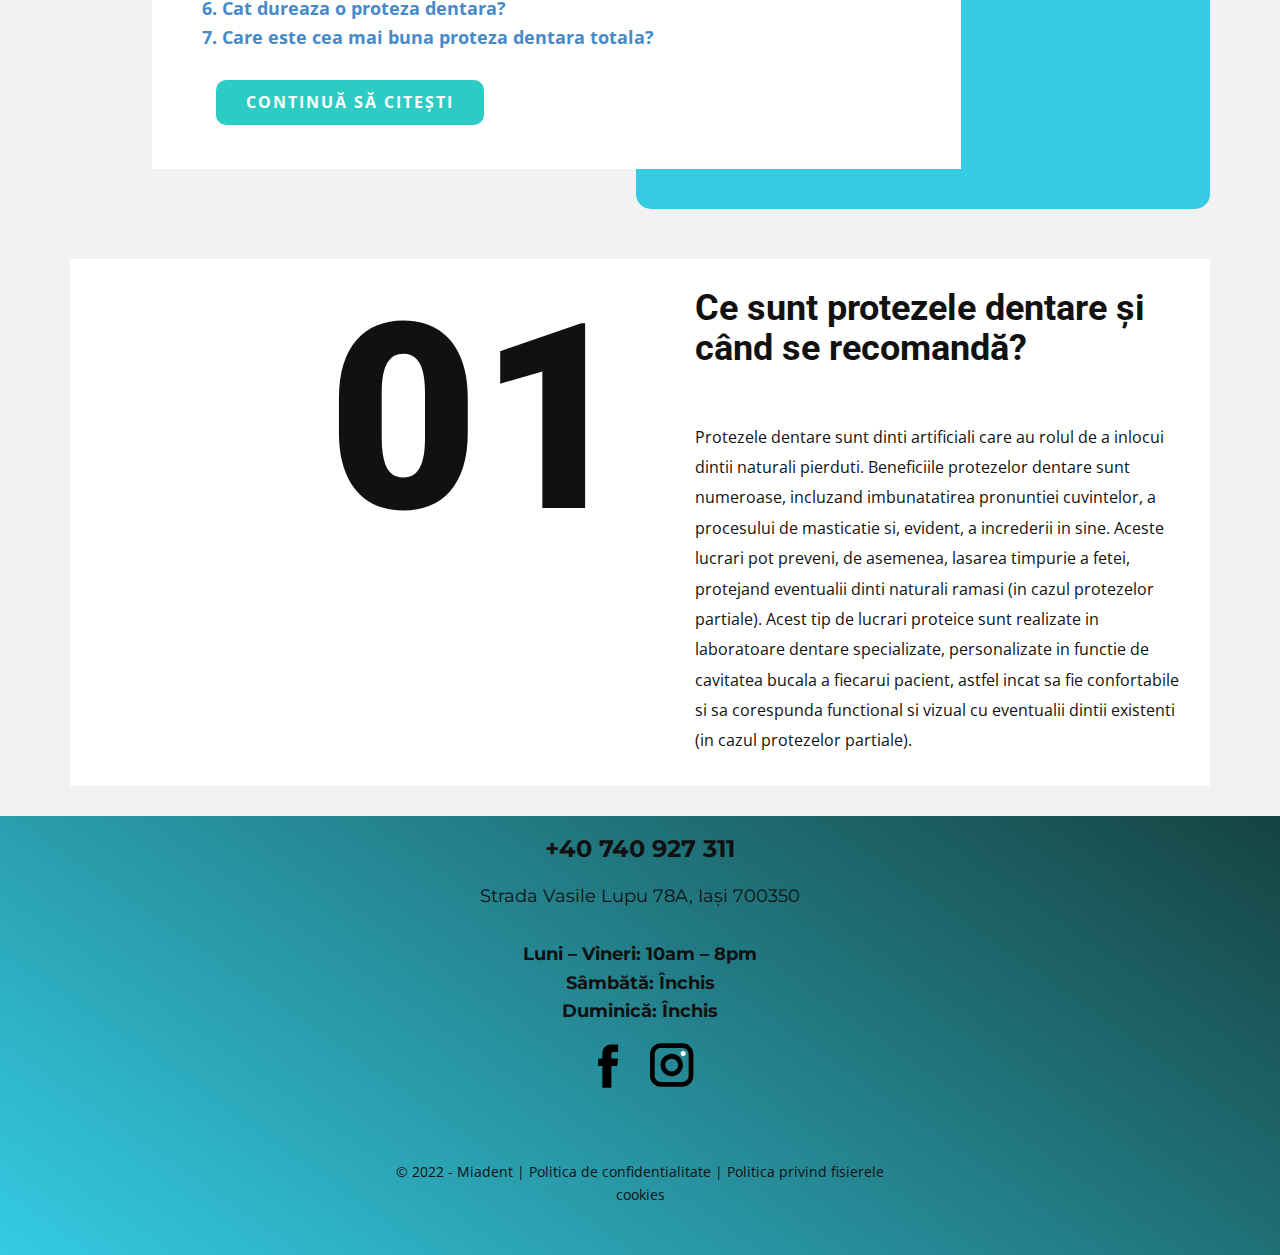
<file: Servicii copy.html>
<!DOCTYPE html>
<html style="font-size: 16px;" lang="en"><head>
    <meta name="viewport" content="width=device-width, initial-scale=1.0">
    <meta charset="utf-8">
    <meta name="keywords" content="Protezele dentare, 01, ​Ce sunt protezele dentare și când se recomandă?">
    <meta name="description" content="">
    <title>Servicii</title>
    <link rel="stylesheet" href="nicepage.css" media="screen">
<link rel="stylesheet" href="Servicii.css" media="screen">
    <script class="u-script" type="text/javascript" src="jquery.js" "="" defer=""></script>
    <script class="u-script" type="text/javascript" src="nicepage.js" "="" defer=""></script>
    <meta name="generator" content="Nicepage 4.15.11, ">
    <link id="u-theme-google-font" rel="stylesheet" href="https://fonts.googleapis.com/css?family=Roboto:100,100i,300,300i,400,400i,500,500i,700,700i,900,900i|Open+Sans:300,300i,400,400i,500,500i,600,600i,700,700i,800,800i">
    <link id="u-page-google-font" rel="stylesheet" href="https://fonts.googleapis.com/css?family=Montserrat:100,100i,200,200i,300,300i,400,400i,500,500i,600,600i,700,700i,800,800i,900,900i">
    
    
    
    
    
    <script type="application/ld+json">{
		"@context": "http://schema.org",
		"@type": "Organization",
		"name": "Mostra",
		"logo": "images/logo.jpg"
}</script>
    <meta name="theme-color" content="#478ac9">
    <meta property="og:title" content="Servicii">
    <meta property="og:description" content="">
    <meta property="og:type" content="website">
  </head>
  <body class="u-body u-overlap u-xl-mode" data-lang="en"><header class="u-clearfix u-header u-header" id="sec-89c4"><div class="u-clearfix u-sheet u-sheet-1">
        <a href="" class="u-image u-logo u-image-1" data-image-width="500" data-image-height="150">
          <img src="images/logo.jpg" class="u-logo-image u-logo-image-1">
        </a>
        <nav class="u-menu u-menu-one-level u-offcanvas u-menu-1">
          <div class="menu-collapse" style="font-size: 1rem; letter-spacing: 0px;">
            <a class="u-button-style u-custom-left-right-menu-spacing u-custom-padding-bottom u-custom-top-bottom-menu-spacing u-nav-link u-text-active-palette-1-base u-text-hover-palette-2-base" href="#">
              <svg class="u-svg-link" viewBox="0 0 24 24"><use xmlns:xlink="http://www.w3.org/1999/xlink" xlink:href="#menu-hamburger"></use></svg>
              <svg class="u-svg-content" version="1.1" id="menu-hamburger" viewBox="0 0 16 16" x="0px" y="0px" xmlns:xlink="http://www.w3.org/1999/xlink" xmlns="http://www.w3.org/2000/svg"><g><rect y="1" width="16" height="2"></rect><rect y="7" width="16" height="2"></rect><rect y="13" width="16" height="2"></rect>
</g></svg>
            </a>
          </div>
          <div class="u-custom-menu u-nav-container">
            <ul class="u-nav u-unstyled u-nav-1"><li class="u-nav-item"><a class="u-button-style u-nav-link u-text-active-palette-1-base u-text-hover-palette-2-base" href="Acasă.html" style="padding: 10px 20px;">Acasă</a>
</li><li class="u-nav-item"><a class="u-button-style u-nav-link u-text-active-palette-1-base u-text-hover-palette-2-base" href="Despre-noi.html" style="padding: 10px 20px;">Despre noi</a>
</li><li class="u-nav-item"><a class="u-button-style u-nav-link u-text-active-palette-1-base u-text-hover-palette-2-base" href="Servicii.html" style="padding: 10px 20px;">Servicii</a>
</li><li class="u-nav-item"><a class="u-button-style u-nav-link u-text-active-palette-1-base u-text-hover-palette-2-base" href="Tarife.html" style="padding: 10px 20px;">Tarife</a>
</li><li class="u-nav-item"><a class="u-button-style u-nav-link u-text-active-palette-1-base u-text-hover-palette-2-base" href="Contact.html" style="padding: 10px 20px;">Contact</a>
</li><li class="u-nav-item"><a class="u-button-style u-nav-link u-text-active-palette-1-base u-text-hover-palette-2-base" href="tel:+40740927311" style="padding: 10px 20px;" id="meniu-buton">+40 740 927 311</a>
</li></ul>
          </div>
          <div class="u-custom-menu u-nav-container-collapse">
            <div class="u-container-style u-custom-color-2 u-inner-container-layout u-opacity u-opacity-95 u-sidenav">
              <div class="u-inner-container-layout u-sidenav-overflow">
                <div class="u-menu-close"></div>
                <ul class="u-align-center u-nav u-popupmenu-items u-text-active-custom-color-1 u-unstyled u-nav-2"><li class="u-nav-item"><a class="u-button-style u-nav-link" href="Acasă.html">Acasă</a>
</li><li class="u-nav-item"><a class="u-button-style u-nav-link" href="Despre-noi.html">Despre noi</a>
</li><li class="u-nav-item"><a class="u-button-style u-nav-link" href="Servicii.html">Servicii</a>
</li><li class="u-nav-item"><a class="u-button-style u-nav-link" href="Tarife.html">Tarife</a>
</li><li class="u-nav-item"><a class="u-button-style u-nav-link" href="Contact.html">Contact</a>
</li><li class="u-nav-item"><a class="u-button-style u-nav-link" href="tel:+40740927311" id="meniu-buton">+40 740 927 311</a>
</li></ul>
              </div>
            </div>
            <div class="u-black u-menu-overlay u-opacity u-opacity-70"></div>
          </div>
        </nav>
      </div></header>
    <section class="u-clearfix u-image u-section-1" id="carousel_860a" data-image-width="1920" data-image-height="1080">
      <div class="u-clearfix u-sheet u-sheet-1">
        <div class="u-list u-list-1">
          <div class="u-repeater u-repeater-1">
            <div class="u-align-center u-container-style u-list-item u-radius-25 u-repeater-item u-shape-round u-white u-list-item-1">
              <div class="u-container-layout u-similar-container u-container-layout-1">
                <img class="u-align-center u-image u-image-round u-preserve-proportions u-radius-10 u-image-1" src="images/DentalTooth.jpg" alt="" data-image-width="500" data-image-height="500">
                <h4 class="u-text u-text-default u-text-1"> Stomatologie generală</h4>
                <a href="" class="u-btn u-btn-round u-button-style u-gradient u-none u-radius-4 u-text-body-alt-color u-btn-1">Citește mai mult</a>
              </div>
            </div>
            <div class="u-align-center u-container-style u-list-item u-radius-25 u-repeater-item u-shape-round u-white u-list-item-2">
              <div class="u-container-layout u-similar-container u-container-layout-2">
                <img class="u-align-center u-image u-image-round u-preserve-proportions u-radius-10 u-image-2" src="images/DentalTooth.jpg" alt="" data-image-width="500" data-image-height="500">
                <h4 class="u-text u-text-default u-text-2">Protetică fixă și mobilă</h4>
                <a href="" class="u-btn u-btn-round u-button-style u-gradient u-none u-radius-4 u-text-body-alt-color u-btn-2"> Citește mai mult</a>
              </div>
            </div>
            <div class="u-align-center u-container-style u-list-item u-radius-25 u-repeater-item u-shape-round u-white u-list-item-3">
              <div class="u-container-layout u-similar-container u-container-layout-3">
                <img class="u-align-center u-image u-image-round u-preserve-proportions u-radius-10 u-image-3" src="images/DentalTooth.jpg" alt="" data-image-width="500" data-image-height="500">
                <h4 class="u-text u-text-default u-text-3">Implantologie<br>
                  <br>
                </h4>
                <a href="" class="u-btn u-btn-round u-button-style u-gradient u-none u-radius-4 u-text-body-alt-color u-btn-3"> Citește mai mult</a>
              </div>
            </div>
            <div class="u-align-center u-container-style u-list-item u-radius-25 u-repeater-item u-shape-round u-white u-list-item-4">
              <div class="u-container-layout u-similar-container u-container-layout-4">
                <img class="u-align-center u-image u-image-round u-preserve-proportions u-radius-10 u-image-4" src="images/DentalTooth.jpg" alt="" data-image-width="500" data-image-height="500">
                <h4 class="u-text u-text-default u-text-4">Chirurgie orală</h4>
                <a href="" class="u-btn u-btn-round u-button-style u-gradient u-none u-radius-4 u-text-body-alt-color u-btn-4"> Citește mai mult</a>
              </div>
            </div>
            <div class="u-align-center u-container-style u-list-item u-radius-25 u-repeater-item u-shape-round u-white u-list-item-5">
              <div class="u-container-layout u-similar-container u-container-layout-5">
                <img class="u-align-center u-image u-image-round u-preserve-proportions u-radius-10 u-image-5" src="images/DentalTooth.jpg" alt="" data-image-width="500" data-image-height="500">
                <h4 class="u-text u-text-default u-text-5">Ortodonție</h4>
                <a href="" class="u-btn u-btn-round u-button-style u-gradient u-none u-radius-4 u-text-body-alt-color u-btn-5"> Citește mai mult</a>
              </div>
            </div>
            <div class="u-align-center u-container-style u-list-item u-radius-25 u-repeater-item u-shape-round u-white u-list-item-6">
              <div class="u-container-layout u-similar-container u-container-layout-6">
                <img class="u-align-center u-image u-image-round u-preserve-proportions u-radius-10 u-image-6" src="images/DentalTooth.jpg" alt="" data-image-width="500" data-image-height="500">
                <h4 class="u-text u-text-default u-text-6">Endodonție</h4>
                <a href="" class="u-btn u-btn-round u-button-style u-gradient u-none u-radius-4 u-text-body-alt-color u-btn-6"> Citește mai mult</a>
              </div>
            </div>
          </div>
        </div>
      </div>
    </section>
    <section class="u-clearfix u-grey-5 u-section-2" id="carousel_dad9">
      <div class="u-clearfix u-sheet u-valign-middle-xs u-sheet-1">
        <div class="u-custom-color-1 u-expanded-width-xs u-radius-15 u-shape u-shape-round u-shape-1"></div>
        <img class="u-expanded-width-xs u-image u-image-round u-radius-15 u-image-1" src="images/zambet-barbat.jpg" data-image-width="1920" data-image-height="1080">
        <div class="u-clearfix u-gutter-26 u-layout-wrap u-layout-wrap-1">
          <div class="u-layout" style="">
            <div class="u-layout-row" style="">
              <div class="u-size-50" style="">
                <div class="u-layout-col" style="">
                  <div class="u-container-style u-layout-cell u-left-cell u-size-60 u-white u-layout-cell-1">
                    <div class="u-container-layout u-valign-middle u-container-layout-1">
                      <h1 class="u-align-center-xs u-custom-font u-text u-text-palette-4-base u-text-1">Protezele dentare</h1>
                      <p class="u-align-left-xs u-text u-text-2">
                        <span style="font-size: 20px;"><b>CUPRINS</b>
                        </span>
                        <br><b>
                          <a href="#1" class="u-active-none u-border-none u-btn u-button-link u-button-style u-hover-none u-none u-text-palette-1-base u-btn-1">1.&nbsp;Ce sunt protezele dentare si cand se recomanda?</a></b>
                        <span style="font-weight: 700;">
                          <a href="#2" class="u-active-none u-border-none u-btn u-button-link u-button-style u-hover-none u-none u-text-palette-1-base u-btn-2">
                            <br>2.&nbsp;De cate tipuri poate fi o proteza dentara?
                          </a>
                          <br>
                          <a href="#3" class="u-active-none u-border-none u-btn u-button-link u-button-style u-hover-none u-none u-text-palette-1-base u-btn-3">3.&nbsp;Protezele dentare partiale sau totale: ce sunt si cand se recomanda?<br>
                          </a>
                          <a href="#4" class="u-active-none u-border-none u-btn u-button-link u-button-style u-hover-none u-none u-text-palette-1-base u-btn-4">4.&nbsp;Protezele dentare mobile sau fixe: ce sunt si cand se recomanda?<br>
                          </a>
                          <a href="#5" class="u-active-none u-border-none u-btn u-button-link u-button-style u-hover-none u-none u-text-palette-1-base u-btn-5">5.&nbsp;Cat costa o proteza dentara fixa sau mobila? Preturi proteze dentare<br>
                          </a>
                          <a href="#6" class="u-active-none u-border-none u-btn u-button-link u-button-style u-hover-none u-none u-text-palette-1-base u-btn-6">6.&nbsp;Cat dureaza o proteza dentara?<br>
                          </a>
                          <a href="#7" class="u-active-none u-border-none u-btn u-button-link u-button-style u-hover-none u-none u-text-palette-1-base u-btn-7">7.&nbsp;Care este cea mai buna proteza dentara totala?</a>
                        </span>
                        <br>
                      </p>
                      <a href="https://nicepage.review" class="u-align-center-xs u-btn u-btn-round u-button-style u-palette-4-base u-radius-10 u-btn-8">Continuă să citești</a>
                    </div>
                  </div>
                </div>
              </div>
              <div class="u-size-10">
                <div class="u-layout-col">
                  <div class="u-container-style u-hidden-sm u-hidden-xs u-layout-cell u-right-cell u-size-30 u-layout-cell-2">
                    <div class="u-container-layout u-container-layout-2"></div>
                  </div>
                  <div class="u-container-style u-hidden-md u-hidden-sm u-hidden-xs u-layout-cell u-right-cell u-size-30 u-layout-cell-3">
                    <div class="u-container-layout u-container-layout-3"></div>
                  </div>
                </div>
              </div>
            </div>
          </div>
        </div>
      </div>
    </section>
    <section class="u-align-center u-clearfix u-color-scheme-u12 u-color-style-multicolor-1 u-grey-5 u-section-3" id="carousel_f815">
      <div class="u-clearfix u-sheet u-valign-middle u-sheet-1">
        <div class="cesunt u-clearfix u-expanded-width u-gutter-50 u-layout-wrap u-white u-layout-wrap-1">
          <div class="u-layout">
            <div class="u-layout-row">
              <div class="u-align-right u-container-style u-layout-cell u-left-cell u-size-30 u-layout-cell-1">
                <div class="u-container-layout u-valign-top u-container-layout-1">
                  <h1 class="u-align-center-xs u-text u-text-1">01</h1>
                </div>
              </div>
              <div class="u-container-style u-layout-cell u-right-cell u-shape-rectangle u-size-30 u-layout-cell-2">
                <div class="u-container-layout u-valign-middle u-container-layout-2">
                  <h2 class="u-align-center-xs u-text u-text-2"> Ce sunt protezele dentare și când se recomandă?</h2>
                  <div class="u-border-3 u-border-white u-line u-line-horizontal u-line-1"></div>
                  <p class="u-text u-text-3"> Protezele dentare sunt dinti artificiali care au rolul de a inlocui dintii naturali pierduti. Beneficiile protezelor dentare sunt numeroase, incluzand imbunatatirea pronuntiei cuvintelor, a procesului de masticatie si, evident, a increderii in sine. Aceste lucrari pot preveni, de asemenea, lasarea timpurie a fetei, protejand eventualii dinti naturali ramasi (in cazul protezelor partiale). Acest tip de lucrari proteice sunt realizate in laboratoare dentare specializate, personalizate in functie de cavitatea bucala a fiecarui pacient, astfel incat sa fie confortabile si sa corespunda functional si vizual cu eventualii dintii existenti (in cazul protezelor partiale).</p>
                </div>
              </div>
            </div>
          </div>
        </div>
      </div>
    </section>
    
    <style class="u-overlap-style">.u-overlap:not(.u-sticky-scroll) .u-header {
background-color: #ffffff !important
}</style>
    
    
    <footer class="u-align-center u-clearfix u-footer u-gradient u-footer" id="sec-9175"><div class="u-align-center u-clearfix u-section-4" id="carousel_c1fe" style="background-color: none !important;">
      <div class="u-clearfix u-sheet u-valign-middle u-sheet-1">
        <h2 class="u-custom-font u-font-montserrat u-text u-text-default u-text-1">
          <a href="+40740927311" class="u-active-none u-border-none u-btn u-button-link u-button-style u-hover-none u-none u-text-body-color u-btn-1">+4​0 740 927 311</a>
        </h2>
        <p class="u-custom-font u-font-montserrat u-text u-text-default u-text-2"> Strada Vasile Lupu 78A, Iași 700350<br>
          <br>
          <span style="font-weight: 700;">Luni – Vineri: 10am – 8pm <br>Sâmbătă: Închis<br>Duminică: Închis
          </span>
        </p>
        <div class="u-social-icons u-spacing-10 u-social-icons-1">
          <a class="u-social-url" title="facebook" target="_blank" href="https://www.facebook.com"><span class="u-icon u-social-facebook u-social-icon u-text-black u-icon-1"><svg class="u-svg-link" preserveAspectRatio="xMidYMin slice" viewBox="0 0 112 112" style=""><use xmlns:xlink="http://www.w3.org/1999/xlink" xlink:href="#svg-bb42"></use></svg><svg class="u-svg-content" viewBox="0 0 112 112" x="0" y="0" id="svg-bb42"><path fill="currentColor" d="M75.5,28.8H65.4c-1.5,0-4,0.9-4,4.3v9.4h13.9l-1.5,15.8H61.4v45.1H42.8V58.3h-8.8V42.4h8.8V32.2
c0-7.4,3.4-18.8,18.8-18.8h13.8v15.4H75.5z"></path></svg></span>
          </a>
          <a class="u-social-url" title="instagram" target="_blank" href="https://www.instagram.com"><span class="u-icon u-social-icon u-social-instagram u-text-black u-icon-2"><svg class="u-svg-link" preserveAspectRatio="xMidYMin slice" viewBox="0 0 112 112" style=""><use xmlns:xlink="http://www.w3.org/1999/xlink" xlink:href="#svg-a44f"></use></svg><svg class="u-svg-content" viewBox="0 0 112 112" x="0" y="0" id="svg-a44f"><path fill="currentColor" d="M55.9,32.9c-12.8,0-23.2,10.4-23.2,23.2s10.4,23.2,23.2,23.2s23.2-10.4,23.2-23.2S68.7,32.9,55.9,32.9z
	 M55.9,69.4c-7.4,0-13.3-6-13.3-13.3c-0.1-7.4,6-13.3,13.3-13.3s13.3,6,13.3,13.3C69.3,63.5,63.3,69.4,55.9,69.4z"></path><path fill="#FFFFFF" d="M79.7,26.8c-3,0-5.4,2.5-5.4,5.4s2.5,5.4,5.4,5.4c3,0,5.4-2.5,5.4-5.4S82.7,26.8,79.7,26.8z"></path><path fill="currentColor" d="M78.2,11H33.5C21,11,10.8,21.3,10.8,33.7v44.7c0,12.6,10.2,22.8,22.7,22.8h44.7c12.6,0,22.7-10.2,22.7-22.7
	V33.7C100.8,21.1,90.6,11,78.2,11z M91,78.4c0,7.1-5.8,12.8-12.8,12.8H33.5c-7.1,0-12.8-5.8-12.8-12.8V33.7
	c0-7.1,5.8-12.8,12.8-12.8h44.7c7.1,0,12.8,5.8,12.8,12.8V78.4z"></path></svg></span>
          </a>
        </div>
      </div>
    </div><div class="u-clearfix u-sheet u-valign-middle u-sheet-1">
        <p class="u-small-text u-text u-text-body-color u-text-variant u-text-1"> © 2022 - Miadent | Politica de confidentialitate | Politica privind fisierele cookies</p>
      </div></footer>
    <span style="height: 64px; width: 64px; margin-left: 0px; margin-right: auto; margin-top: 0px; background-image: none; right: 20px; bottom: 20px; padding: 15px;" class="u-back-to-top u-custom-color-1 u-icon u-icon-circle u-opacity u-opacity-85 u-text-black" data-href="#">
        <svg class="u-svg-link" preserveAspectRatio="xMidYMin slice" viewBox="0 0 551.13 551.13"><use xmlns:xlink="http://www.w3.org/1999/xlink" xlink:href="#svg-1d98"></use></svg>
        <svg class="u-svg-content" enable-background="new 0 0 551.13 551.13" viewBox="0 0 551.13 551.13" xmlns="http://www.w3.org/2000/svg" id="svg-1d98"><path d="m275.565 189.451 223.897 223.897h51.668l-275.565-275.565-275.565 275.565h51.668z"></path></svg>
    </span>
  
</body></html>
</file>
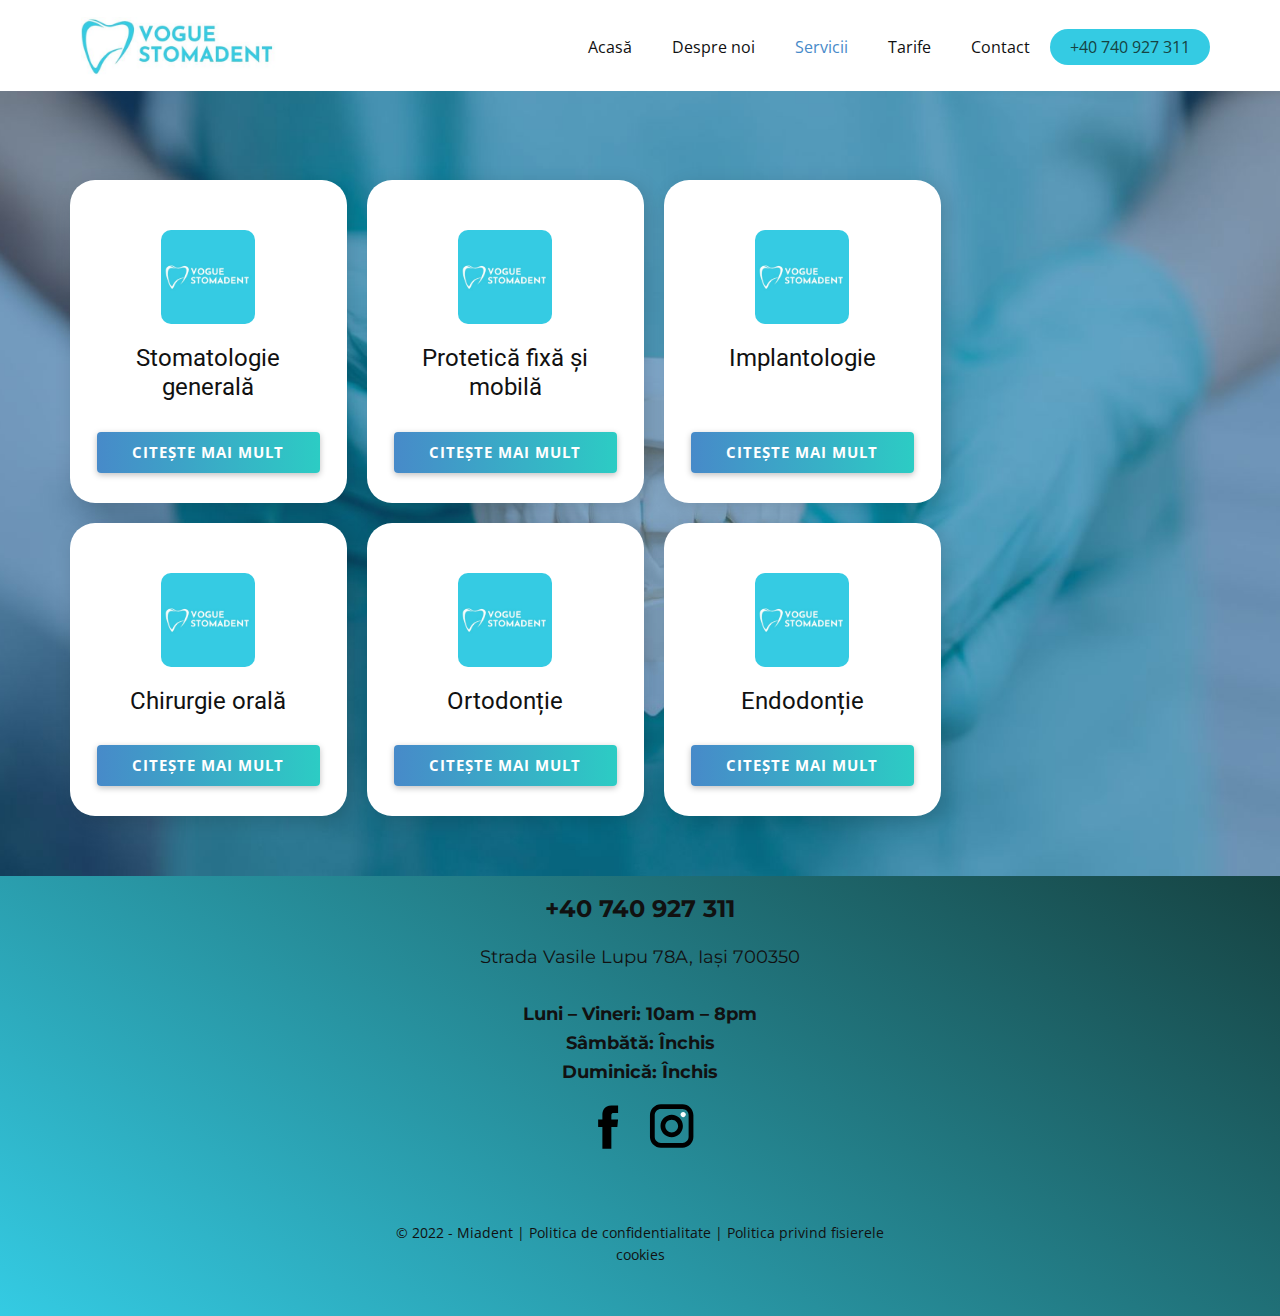
<file: Servicii.html>
<!DOCTYPE html>
<html style="font-size: 16px;" lang="en"><head>
    <meta name="viewport" content="width=device-width, initial-scale=1.0">
    <meta charset="utf-8">
    <meta name="keywords" content="Protezele dentare, 01, ​Ce sunt protezele dentare și când se recomandă?">
    <meta name="description" content="">
    <title>Servicii</title>
    <link rel="stylesheet" href="nicepage.css" media="screen">
<link rel="stylesheet" href="Servicii.css" media="screen">
    <script class="u-script" type="text/javascript" src="jquery.js" "="" defer=""></script>
    <script class="u-script" type="text/javascript" src="nicepage.js" "="" defer=""></script>
    <meta name="generator" content="Nicepage 4.15.11, ">
    <link id="u-theme-google-font" rel="stylesheet" href="https://fonts.googleapis.com/css?family=Roboto:100,100i,300,300i,400,400i,500,500i,700,700i,900,900i|Open+Sans:300,300i,400,400i,500,500i,600,600i,700,700i,800,800i">
    <link id="u-page-google-font" rel="stylesheet" href="https://fonts.googleapis.com/css?family=Montserrat:100,100i,200,200i,300,300i,400,400i,500,500i,600,600i,700,700i,800,800i,900,900i">
    
    
    
    
    
    <script type="application/ld+json">{
		"@context": "http://schema.org",
		"@type": "Organization",
		"name": "Mostra",
		"logo": "images/logo.jpg"
}</script>
    <meta name="theme-color" content="#478ac9">
    <meta property="og:title" content="Servicii">
    <meta property="og:description" content="">
    <meta property="og:type" content="website">
  </head>
  <body class="u-body u-overlap u-xl-mode" data-lang="en"><header class="u-clearfix u-header u-header" id="sec-89c4"><div class="u-clearfix u-sheet u-sheet-1">
        <a href="" class="u-image u-logo u-image-1" data-image-width="500" data-image-height="150">
          <img src="images/logo.jpg" class="u-logo-image u-logo-image-1">
        </a>
        <nav class="u-menu u-menu-one-level u-offcanvas u-menu-1">
          <div class="menu-collapse" style="font-size: 1rem; letter-spacing: 0px;">
            <a class="u-button-style u-custom-left-right-menu-spacing u-custom-padding-bottom u-custom-top-bottom-menu-spacing u-nav-link u-text-active-palette-1-base u-text-hover-palette-2-base" href="#">
              <svg class="u-svg-link" viewBox="0 0 24 24"><use xmlns:xlink="http://www.w3.org/1999/xlink" xlink:href="#menu-hamburger"></use></svg>
              <svg class="u-svg-content" version="1.1" id="menu-hamburger" viewBox="0 0 16 16" x="0px" y="0px" xmlns:xlink="http://www.w3.org/1999/xlink" xmlns="http://www.w3.org/2000/svg"><g><rect y="1" width="16" height="2"></rect><rect y="7" width="16" height="2"></rect><rect y="13" width="16" height="2"></rect>
</g></svg>
            </a>
          </div>
          <div class="u-custom-menu u-nav-container">
            <ul class="u-nav u-unstyled u-nav-1"><li class="u-nav-item"><a class="u-button-style u-nav-link u-text-active-palette-1-base u-text-hover-palette-2-base" href="Acasă.html" style="padding: 10px 20px;">Acasă</a>
</li><li class="u-nav-item"><a class="u-button-style u-nav-link u-text-active-palette-1-base u-text-hover-palette-2-base" href="Despre-noi.html" style="padding: 10px 20px;">Despre noi</a>
</li><li class="u-nav-item"><a class="u-button-style u-nav-link u-text-active-palette-1-base u-text-hover-palette-2-base" href="Servicii.html" style="padding: 10px 20px;">Servicii</a>
</li><li class="u-nav-item"><a class="u-button-style u-nav-link u-text-active-palette-1-base u-text-hover-palette-2-base" href="Tarife.html" style="padding: 10px 20px;">Tarife</a>
</li><li class="u-nav-item"><a class="u-button-style u-nav-link u-text-active-palette-1-base u-text-hover-palette-2-base" href="Contact.html" style="padding: 10px 20px;">Contact</a>
</li><li class="u-nav-item"><a class="u-button-style u-nav-link u-text-active-palette-1-base u-text-hover-palette-2-base" href="tel:+40740927311" style="padding: 10px 20px;" id="meniu-buton">+40 740 927 311</a>
</li></ul>
          </div>
          <div class="u-custom-menu u-nav-container-collapse">
            <div class="u-container-style u-custom-color-2 u-inner-container-layout u-opacity u-opacity-95 u-sidenav">
              <div class="u-inner-container-layout u-sidenav-overflow">
                <div class="u-menu-close"></div>
                <ul class="u-align-center u-nav u-popupmenu-items u-text-active-custom-color-1 u-unstyled u-nav-2"><li class="u-nav-item"><a class="u-button-style u-nav-link" href="Acasă.html">Acasă</a>
</li><li class="u-nav-item"><a class="u-button-style u-nav-link" href="Despre-noi.html">Despre noi</a>
</li><li class="u-nav-item"><a class="u-button-style u-nav-link" href="Servicii.html">Servicii</a>
</li><li class="u-nav-item"><a class="u-button-style u-nav-link" href="Tarife.html">Tarife</a>
</li><li class="u-nav-item"><a class="u-button-style u-nav-link" href="Contact.html">Contact</a>
</li><li class="u-nav-item"><a class="u-button-style u-nav-link" href="tel:+40740927311" id="meniu-buton">+40 740 927 311</a>
</li></ul>
              </div>
            </div>
            <div class="u-black u-menu-overlay u-opacity u-opacity-70"></div>
          </div>
        </nav>
      </div></header>
    <section class="u-clearfix u-image u-section-1" id="carousel_860a" data-image-width="1920" data-image-height="1080">
      <div class="u-clearfix u-sheet u-sheet-1">
        <div class="u-list u-list-1">
          <div class="u-repeater u-repeater-1">
            <div class="u-align-center u-container-style u-list-item u-radius-25 u-repeater-item u-shape-round u-white u-list-item-1">
              <div class="u-container-layout u-similar-container u-container-layout-1">
                <img class="u-align-center u-image u-image-round u-preserve-proportions u-radius-10 u-image-1" src="images/DentalTooth.jpg" alt="" data-image-width="500" data-image-height="500">
                <h4 class="u-text u-text-default u-text-1"> Stomatologie generală</h4>
                <a href="" class="u-btn u-btn-round u-button-style u-gradient u-none u-radius-4 u-text-body-alt-color u-btn-1">Citește mai mult</a>
              </div>
            </div>
            <div class="u-align-center u-container-style u-list-item u-radius-25 u-repeater-item u-shape-round u-white u-list-item-2">
              <div class="u-container-layout u-similar-container u-container-layout-2">
                <img class="u-align-center u-image u-image-round u-preserve-proportions u-radius-10 u-image-2" src="images/DentalTooth.jpg" alt="" data-image-width="500" data-image-height="500">
                <h4 class="u-text u-text-default u-text-2">Protetică fixă și mobilă</h4>
                <a href="" class="u-btn u-btn-round u-button-style u-gradient u-none u-radius-4 u-text-body-alt-color u-btn-2"> Citește mai mult</a>
              </div>
            </div>
            <div class="u-align-center u-container-style u-list-item u-radius-25 u-repeater-item u-shape-round u-white u-list-item-3">
              <div class="u-container-layout u-similar-container u-container-layout-3">
                <img class="u-align-center u-image u-image-round u-preserve-proportions u-radius-10 u-image-3" src="images/DentalTooth.jpg" alt="" data-image-width="500" data-image-height="500">
                <h4 class="u-text u-text-default u-text-3">Implantologie<br>
                  <br>
                </h4>
                <a href="" class="u-btn u-btn-round u-button-style u-gradient u-none u-radius-4 u-text-body-alt-color u-btn-3"> Citește mai mult</a>
              </div>
            </div>
            <div class="u-align-center u-container-style u-list-item u-radius-25 u-repeater-item u-shape-round u-white u-list-item-4">
              <div class="u-container-layout u-similar-container u-container-layout-4">
                <img class="u-align-center u-image u-image-round u-preserve-proportions u-radius-10 u-image-4" src="images/DentalTooth.jpg" alt="" data-image-width="500" data-image-height="500">
                <h4 class="u-text u-text-default u-text-4">Chirurgie orală</h4>
                <a href="" class="u-btn u-btn-round u-button-style u-gradient u-none u-radius-4 u-text-body-alt-color u-btn-4"> Citește mai mult</a>
              </div>
            </div>
            <div class="u-align-center u-container-style u-list-item u-radius-25 u-repeater-item u-shape-round u-white u-list-item-5">
              <div class="u-container-layout u-similar-container u-container-layout-5">
                <img class="u-align-center u-image u-image-round u-preserve-proportions u-radius-10 u-image-5" src="images/DentalTooth.jpg" alt="" data-image-width="500" data-image-height="500">
                <h4 class="u-text u-text-default u-text-5">Ortodonție</h4>
                <a href="" class="u-btn u-btn-round u-button-style u-gradient u-none u-radius-4 u-text-body-alt-color u-btn-5"> Citește mai mult</a>
              </div>
            </div>
            <div class="u-align-center u-container-style u-list-item u-radius-25 u-repeater-item u-shape-round u-white u-list-item-6">
              <div class="u-container-layout u-similar-container u-container-layout-6">
                <img class="u-align-center u-image u-image-round u-preserve-proportions u-radius-10 u-image-6" src="images/DentalTooth.jpg" alt="" data-image-width="500" data-image-height="500">
                <h4 class="u-text u-text-default u-text-6">Endodonție</h4>
                <a href="" class="u-btn u-btn-round u-button-style u-gradient u-none u-radius-4 u-text-body-alt-color u-btn-6"> Citește mai mult</a>
              </div>
            </div>
          </div>
        </div>
      </div>
    </section>

    
    <style class="u-overlap-style">.u-overlap:not(.u-sticky-scroll) .u-header {
background-color: #ffffff !important
}</style>
    
    
    <footer class="u-align-center u-clearfix u-footer u-gradient u-footer" id="sec-9175"><div class="u-align-center u-clearfix u-section-4" id="carousel_c1fe" style="background-color: none !important;">
      <div class="u-clearfix u-sheet u-valign-middle u-sheet-1">
        <h2 class="u-custom-font u-font-montserrat u-text u-text-default u-text-1">
          <a href="+40740927311" class="u-active-none u-border-none u-btn u-button-link u-button-style u-hover-none u-none u-text-body-color u-btn-1">+4​0 740 927 311</a>
        </h2>
        <p class="u-custom-font u-font-montserrat u-text u-text-default u-text-2"> Strada Vasile Lupu 78A, Iași 700350<br>
          <br>
          <span style="font-weight: 700;">Luni – Vineri: 10am – 8pm <br>Sâmbătă: Închis<br>Duminică: Închis
          </span>
        </p>
        <div class="u-social-icons u-spacing-10 u-social-icons-1">
          <a class="u-social-url" title="facebook" target="_blank" href="https://www.facebook.com"><span class="u-icon u-social-facebook u-social-icon u-text-black u-icon-1"><svg class="u-svg-link" preserveAspectRatio="xMidYMin slice" viewBox="0 0 112 112" style=""><use xmlns:xlink="http://www.w3.org/1999/xlink" xlink:href="#svg-bb42"></use></svg><svg class="u-svg-content" viewBox="0 0 112 112" x="0" y="0" id="svg-bb42"><path fill="currentColor" d="M75.5,28.8H65.4c-1.5,0-4,0.9-4,4.3v9.4h13.9l-1.5,15.8H61.4v45.1H42.8V58.3h-8.8V42.4h8.8V32.2
c0-7.4,3.4-18.8,18.8-18.8h13.8v15.4H75.5z"></path></svg></span>
          </a>
          <a class="u-social-url" title="instagram" target="_blank" href="https://www.instagram.com"><span class="u-icon u-social-icon u-social-instagram u-text-black u-icon-2"><svg class="u-svg-link" preserveAspectRatio="xMidYMin slice" viewBox="0 0 112 112" style=""><use xmlns:xlink="http://www.w3.org/1999/xlink" xlink:href="#svg-a44f"></use></svg><svg class="u-svg-content" viewBox="0 0 112 112" x="0" y="0" id="svg-a44f"><path fill="currentColor" d="M55.9,32.9c-12.8,0-23.2,10.4-23.2,23.2s10.4,23.2,23.2,23.2s23.2-10.4,23.2-23.2S68.7,32.9,55.9,32.9z
	 M55.9,69.4c-7.4,0-13.3-6-13.3-13.3c-0.1-7.4,6-13.3,13.3-13.3s13.3,6,13.3,13.3C69.3,63.5,63.3,69.4,55.9,69.4z"></path><path fill="#FFFFFF" d="M79.7,26.8c-3,0-5.4,2.5-5.4,5.4s2.5,5.4,5.4,5.4c3,0,5.4-2.5,5.4-5.4S82.7,26.8,79.7,26.8z"></path><path fill="currentColor" d="M78.2,11H33.5C21,11,10.8,21.3,10.8,33.7v44.7c0,12.6,10.2,22.8,22.7,22.8h44.7c12.6,0,22.7-10.2,22.7-22.7
	V33.7C100.8,21.1,90.6,11,78.2,11z M91,78.4c0,7.1-5.8,12.8-12.8,12.8H33.5c-7.1,0-12.8-5.8-12.8-12.8V33.7
	c0-7.1,5.8-12.8,12.8-12.8h44.7c7.1,0,12.8,5.8,12.8,12.8V78.4z"></path></svg></span>
          </a>
        </div>
      </div>
    </div><div class="u-clearfix u-sheet u-valign-middle u-sheet-1">
        <p class="u-small-text u-text u-text-body-color u-text-variant u-text-1"> © 2022 - Miadent | Politica de confidentialitate | Politica privind fisierele cookies</p>
      </div></footer>
    <span style="height: 64px; width: 64px; margin-left: 0px; margin-right: auto; margin-top: 0px; background-image: none; right: 20px; bottom: 20px; padding: 15px;" class="u-back-to-top u-custom-color-1 u-icon u-icon-circle u-opacity u-opacity-85 u-text-black" data-href="#">
        <svg class="u-svg-link" preserveAspectRatio="xMidYMin slice" viewBox="0 0 551.13 551.13"><use xmlns:xlink="http://www.w3.org/1999/xlink" xlink:href="#svg-1d98"></use></svg>
        <svg class="u-svg-content" enable-background="new 0 0 551.13 551.13" viewBox="0 0 551.13 551.13" xmlns="http://www.w3.org/2000/svg" id="svg-1d98"><path d="m275.565 189.451 223.897 223.897h51.668l-275.565-275.565-275.565 275.565h51.668z"></path></svg>
    </span>
  
</body></html>
</file>
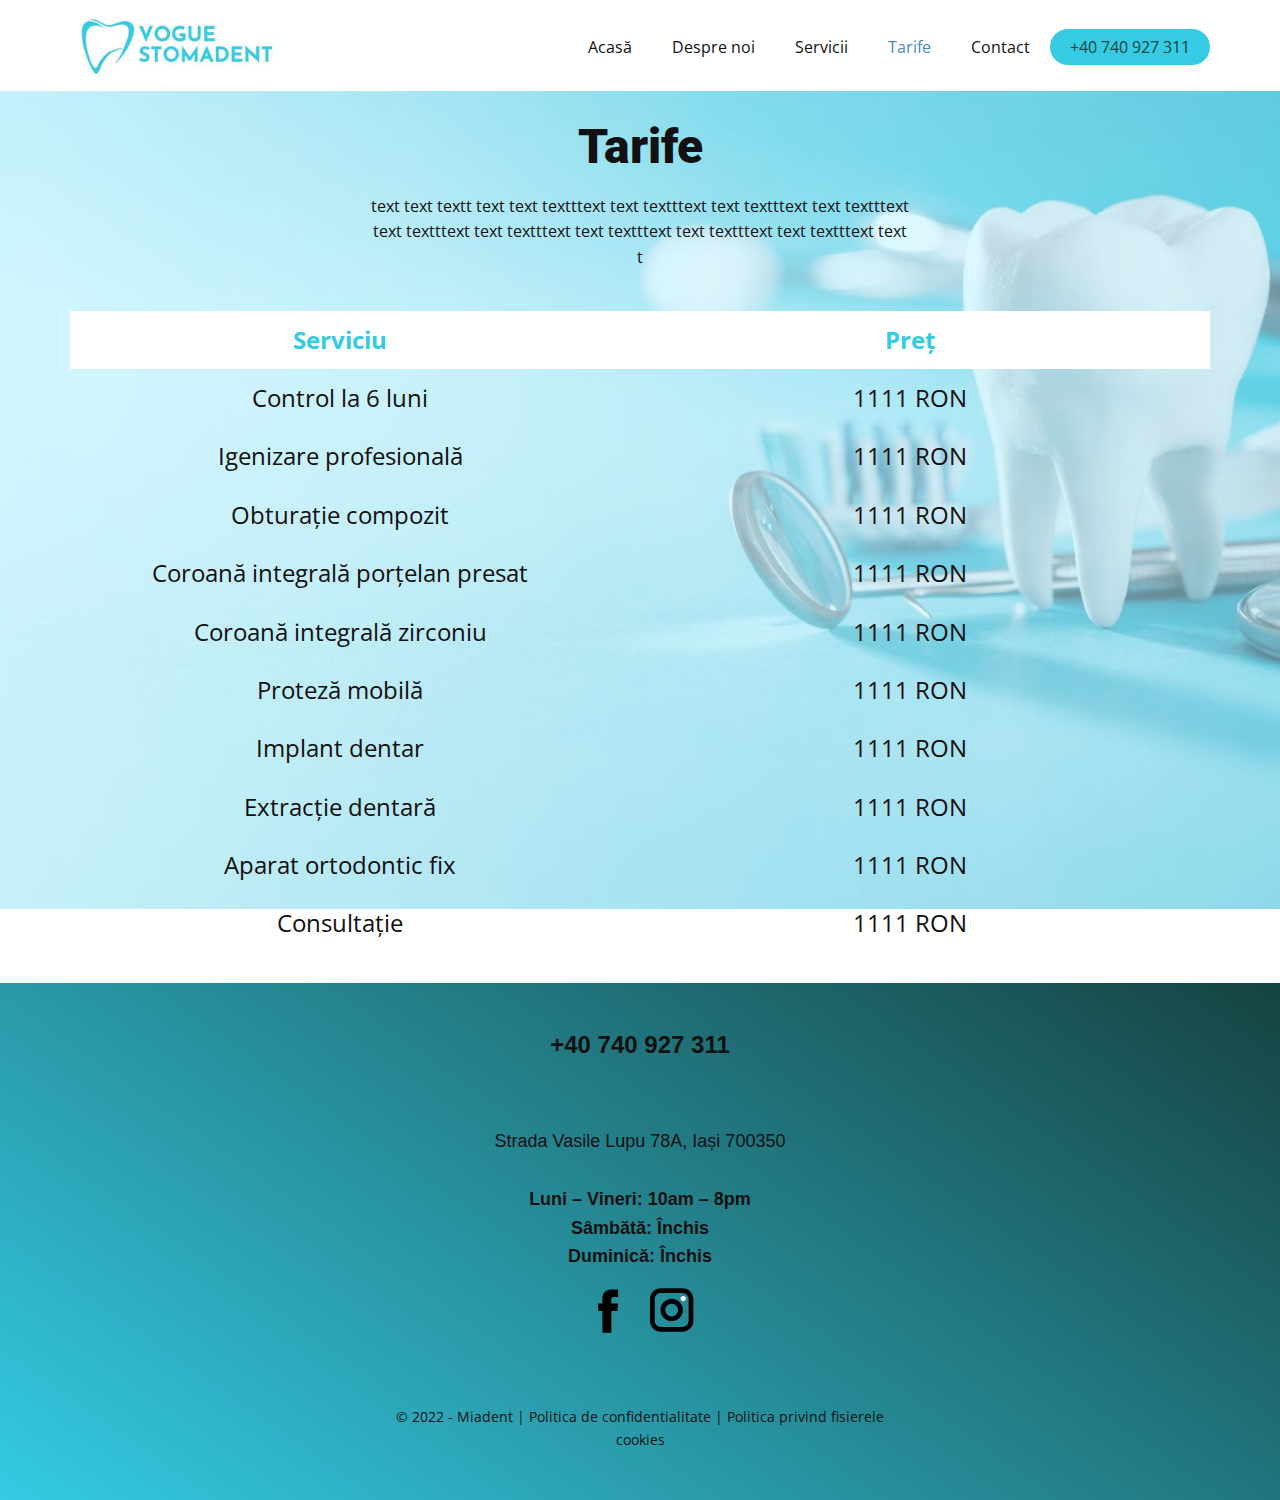
<file: Tarife.html>
<!DOCTYPE html>
<html style="font-size: 16px;" lang="en"><head>
    <meta name="viewport" content="width=device-width, initial-scale=1.0">
    <meta charset="utf-8">
    <meta name="keywords" content="Tarife">
    <meta name="description" content="">
    <title>Tarife</title>
    <link rel="stylesheet" href="nicepage.css" media="screen">
<link rel="stylesheet" href="Tarife.css" media="screen">
    <script class="u-script" type="text/javascript" src="jquery.js" "="" defer=""></script>
    <script class="u-script" type="text/javascript" src="nicepage.js" "="" defer=""></script>
    <meta name="generator" content="Nicepage 4.15.11, ">
    <link id="u-theme-google-font" rel="stylesheet" href="https://fonts.googleapis.com/css?family=Roboto:100,100i,300,300i,400,400i,500,500i,700,700i,900,900i|Open+Sans:300,300i,400,400i,500,500i,600,600i,700,700i,800,800i">
    
    
    <script type="application/ld+json">{
		"@context": "http://schema.org",
		"@type": "Organization",
		"name": "Mostra",
		"logo": "images/logo.jpg"
}</script>
    <meta name="theme-color" content="#478ac9">
    <meta property="og:title" content="Tarife">
    <meta property="og:description" content="">
    <meta property="og:type" content="website">
  </head>
  <body class="u-body u-xl-mode" data-lang="en"><header class="u-clearfix u-header u-header" id="sec-89c4"><div class="u-clearfix u-sheet u-sheet-1">
        <a href="" class="u-image u-logo u-image-1" data-image-width="500" data-image-height="150">
          <img src="images/logo.jpg" class="u-logo-image u-logo-image-1">
        </a>
        <nav class="u-menu u-menu-one-level u-offcanvas u-menu-1">
          <div class="menu-collapse" style="font-size: 1rem; letter-spacing: 0px;">
            <a class="u-button-style u-custom-left-right-menu-spacing u-custom-padding-bottom u-custom-top-bottom-menu-spacing u-nav-link u-text-active-palette-1-base u-text-hover-palette-2-base" href="#">
              <svg class="u-svg-link" viewBox="0 0 24 24"><use xmlns:xlink="http://www.w3.org/1999/xlink" xlink:href="#menu-hamburger"></use></svg>
              <svg class="u-svg-content" version="1.1" id="menu-hamburger" viewBox="0 0 16 16" x="0px" y="0px" xmlns:xlink="http://www.w3.org/1999/xlink" xmlns="http://www.w3.org/2000/svg"><g><rect y="1" width="16" height="2"></rect><rect y="7" width="16" height="2"></rect><rect y="13" width="16" height="2"></rect>
</g></svg>
            </a>
          </div>
          <div class="u-custom-menu u-nav-container">
            <ul class="u-nav u-unstyled u-nav-1"><li class="u-nav-item"><a class="u-button-style u-nav-link u-text-active-palette-1-base u-text-hover-palette-2-base" href="Acasă.html" style="padding: 10px 20px;">Acasă</a>
</li><li class="u-nav-item"><a class="u-button-style u-nav-link u-text-active-palette-1-base u-text-hover-palette-2-base" href="Despre-noi.html" style="padding: 10px 20px;">Despre noi</a>
</li><li class="u-nav-item"><a class="u-button-style u-nav-link u-text-active-palette-1-base u-text-hover-palette-2-base" href="Servicii.html" style="padding: 10px 20px;">Servicii</a>
</li><li class="u-nav-item"><a class="u-button-style u-nav-link u-text-active-palette-1-base u-text-hover-palette-2-base" href="Tarife.html" style="padding: 10px 20px;">Tarife</a>
</li><li class="u-nav-item"><a class="u-button-style u-nav-link u-text-active-palette-1-base u-text-hover-palette-2-base" href="Contact.html" style="padding: 10px 20px;">Contact</a>
</li><li class="u-nav-item"><a class="u-button-style u-nav-link u-text-active-palette-1-base u-text-hover-palette-2-base" href="tel:+40740927311" style="padding: 10px 20px;" id="meniu-buton">+40 740 927 311</a>
</li></ul>
          </div>
          <div class="u-custom-menu u-nav-container-collapse">
            <div class="u-container-style u-custom-color-2 u-inner-container-layout u-opacity u-opacity-95 u-sidenav">
              <div class="u-inner-container-layout u-sidenav-overflow">
                <div class="u-menu-close"></div>
                <ul class="u-align-center u-nav u-popupmenu-items u-text-active-custom-color-1 u-unstyled u-nav-2"><li class="u-nav-item"><a class="u-button-style u-nav-link" href="Acasă.html">Acasă</a>
</li><li class="u-nav-item"><a class="u-button-style u-nav-link" href="Despre-noi.html">Despre noi</a>
</li><li class="u-nav-item"><a class="u-button-style u-nav-link" href="Servicii.html">Servicii</a>
</li><li class="u-nav-item"><a class="u-button-style u-nav-link" href="Tarife.html">Tarife</a>
</li><li class="u-nav-item"><a class="u-button-style u-nav-link" href="Contact.html">Contact</a>
</li><li class="u-nav-item"><a class="u-button-style u-nav-link" href="tel:+40740927311" id="meniu-buton">+40 740 927 311</a>
</li></ul>
              </div>
            </div>
            <div class="u-black u-menu-overlay u-opacity u-opacity-70"></div>
          </div>
        </nav>
      </div></header>
    <section class="u-align-right u-clearfix u-image u-parallax u-section-1" id="carousel_5f05" data-image-width="1920" data-image-height="1080">
      <div class="u-clearfix u-sheet u-valign-middle u-sheet-1">
        <h2 class="u-align-center u-text u-text-1">Tarife</h2>
        <p class="u-align-center u-text u-text-2">text text textt&nbsp;text text textttext text textttext text textttext text textttext text textttext text textttext text textttext text textttext text textttext text t</p>
        <div class="u-expanded-width u-table u-table-responsive u-table-1">
          <table class="u-table-entity u-table-entity-1">
            <colgroup>
              <col width="47.4%">
              <col width="52.6%">
            </colgroup>
            <tbody class="u-align-center u-table-body">
              <tr style="height: 57px;">
                <td class="u-align-center u-first-column u-table-cell u-text-custom-color-1 u-white u-table-cell-1">Serviciu</td>
                <td class="u-table-cell u-text-custom-color-1 u-white u-table-cell-2">Preț</td>
              </tr>
              <tr style="height: 57px;">
                <td class="u-align-center u-first-column u-table-cell u-table-cell-3">Control la 6 luni</td>
                <td class="u-table-cell u-table-cell-4"> 1111 RON</td>
              </tr>
              <tr style="height: 46px;">
                <td class="u-align-center u-first-column u-table-cell u-table-cell-5">Igenizare profesională</td>
                <td class="u-table-cell u-table-cell-6"> 1111 RON</td>
              </tr>
              <tr style="height: 58px;">
                <td class="u-align-center u-table-cell u-table-cell-7">Obturație compozit</td>
                <td class="u-table-cell u-table-cell-8"> 1111 RON</td>
              </tr>
              <tr style="height: 58px;">
                <td class="u-align-center u-table-cell u-table-cell-9">Coroană integrală porțelan presat</td>
                <td class="u-table-cell u-table-cell-10"> 1111 RON</td>
              </tr>
              <tr style="height: 58px;">
                <td class="u-align-center u-table-cell u-table-cell-11">Coroană integrală zirconiu</td>
                <td class="u-table-cell u-table-cell-12"> 1111 RON</td>
              </tr>
              <tr style="height: 58px;">
                <td class="u-align-center u-table-cell u-table-cell-13">Proteză mobilă</td>
                <td class="u-table-cell u-table-cell-14"> 1111 RON</td>
              </tr>
              <tr style="height: 58px;">
                <td class="u-align-center u-table-cell u-table-cell-15">Implant dentar</td>
                <td class="u-table-cell u-table-cell-16"> 1111 RON</td>
              </tr>
              <tr style="height: 58px;">
                <td class="u-align-center u-table-cell u-table-cell-17">Extracție dentară</td>
                <td class="u-table-cell u-table-cell-18"> 1111 RON</td>
              </tr>
              <tr style="height: 58px;">
                <td class="u-align-center u-table-cell u-table-cell-19">Aparat ortodontic fix</td>
                <td class="u-table-cell u-table-cell-20"> 1111 RON</td>
              </tr>
              <tr style="height: 58px;">
                <td class="u-align-center u-table-cell u-table-cell-21">Consultație</td>
                <td class="u-table-cell u-table-cell-22"> 1111 RON</td>
              </tr>
            </tbody>
          </table>
        </div>
      </div>
    </section>
    
    
    <footer class="u-align-center u-clearfix u-footer u-gradient u-footer" id="sec-9175"><div class="u-align-center u-clearfix u-section-4" id="carousel_c1fe" style="background-color: none !important;">
      <div class="u-clearfix u-sheet u-valign-middle u-sheet-1">
        <h2 class="u-custom-font u-font-montserrat u-text u-text-default u-text-1">
          <a href="+40740927311" class="u-active-none u-border-none u-btn u-button-link u-button-style u-hover-none u-none u-text-body-color u-btn-1">+4​0 740 927 311</a>
        </h2>
        <p class="u-custom-font u-font-montserrat u-text u-text-default u-text-2"> Strada Vasile Lupu 78A, Iași 700350<br>
          <br>
          <span style="font-weight: 700;">Luni – Vineri: 10am – 8pm <br>Sâmbătă: Închis<br>Duminică: Închis
          </span>
        </p>
        <div class="u-social-icons u-spacing-10 u-social-icons-1">
          <a class="u-social-url" title="facebook" target="_blank" href="https://www.facebook.com/miadentiasi/"><span class="u-icon u-social-facebook u-social-icon u-text-black u-icon-1"><svg class="u-svg-link" preserveAspectRatio="xMidYMin slice" viewBox="0 0 112 112" style=""><use xmlns:xlink="http://www.w3.org/1999/xlink" xlink:href="#svg-bb42"></use></svg><svg class="u-svg-content" viewBox="0 0 112 112" x="0" y="0" id="svg-bb42"><path fill="currentColor" d="M75.5,28.8H65.4c-1.5,0-4,0.9-4,4.3v9.4h13.9l-1.5,15.8H61.4v45.1H42.8V58.3h-8.8V42.4h8.8V32.2
c0-7.4,3.4-18.8,18.8-18.8h13.8v15.4H75.5z"></path></svg></span>
          </a>
          <a class="u-social-url" title="instagram" target="_blank" href="https://www.instagram.com/miadent_iasi/?hl=en"><span class="u-icon u-social-icon u-social-instagram u-text-black u-icon-2"><svg class="u-svg-link" preserveAspectRatio="xMidYMin slice" viewBox="0 0 112 112" style=""><use xmlns:xlink="http://www.w3.org/1999/xlink" xlink:href="#svg-a44f"></use></svg><svg class="u-svg-content" viewBox="0 0 112 112" x="0" y="0" id="svg-a44f"><path fill="currentColor" d="M55.9,32.9c-12.8,0-23.2,10.4-23.2,23.2s10.4,23.2,23.2,23.2s23.2-10.4,23.2-23.2S68.7,32.9,55.9,32.9z
	 M55.9,69.4c-7.4,0-13.3-6-13.3-13.3c-0.1-7.4,6-13.3,13.3-13.3s13.3,6,13.3,13.3C69.3,63.5,63.3,69.4,55.9,69.4z"></path><path fill="#FFFFFF" d="M79.7,26.8c-3,0-5.4,2.5-5.4,5.4s2.5,5.4,5.4,5.4c3,0,5.4-2.5,5.4-5.4S82.7,26.8,79.7,26.8z"></path><path fill="currentColor" d="M78.2,11H33.5C21,11,10.8,21.3,10.8,33.7v44.7c0,12.6,10.2,22.8,22.7,22.8h44.7c12.6,0,22.7-10.2,22.7-22.7
	V33.7C100.8,21.1,90.6,11,78.2,11z M91,78.4c0,7.1-5.8,12.8-12.8,12.8H33.5c-7.1,0-12.8-5.8-12.8-12.8V33.7
	c0-7.1,5.8-12.8,12.8-12.8h44.7c7.1,0,12.8,5.8,12.8,12.8V78.4z"></path></svg></span>
          </a>
        </div>
      </div>
    </div><div class="u-clearfix u-sheet u-valign-middle u-sheet-1">
        <p class="u-small-text u-text u-text-body-color u-text-variant u-text-1"> © 2022 - Miadent | Politica de confidentialitate | Politica privind fisierele cookies</p>
      </div></footer>
    <span style="height: 64px; width: 64px; margin-left: 0px; margin-right: auto; margin-top: 0px; background-image: none; right: 20px; bottom: 20px; padding: 15px;" class="u-back-to-top u-custom-color-1 u-icon u-icon-circle u-opacity u-opacity-85 u-text-black" data-href="#">
        <svg class="u-svg-link" preserveAspectRatio="xMidYMin slice" viewBox="0 0 551.13 551.13"><use xmlns:xlink="http://www.w3.org/1999/xlink" xlink:href="#svg-1d98"></use></svg>
        <svg class="u-svg-content" enable-background="new 0 0 551.13 551.13" viewBox="0 0 551.13 551.13" xmlns="http://www.w3.org/2000/svg" id="svg-1d98"><path d="m275.565 189.451 223.897 223.897h51.668l-275.565-275.565-275.565 275.565h51.668z"></path></svg>
    </span>
  
</body></html>
</file>
